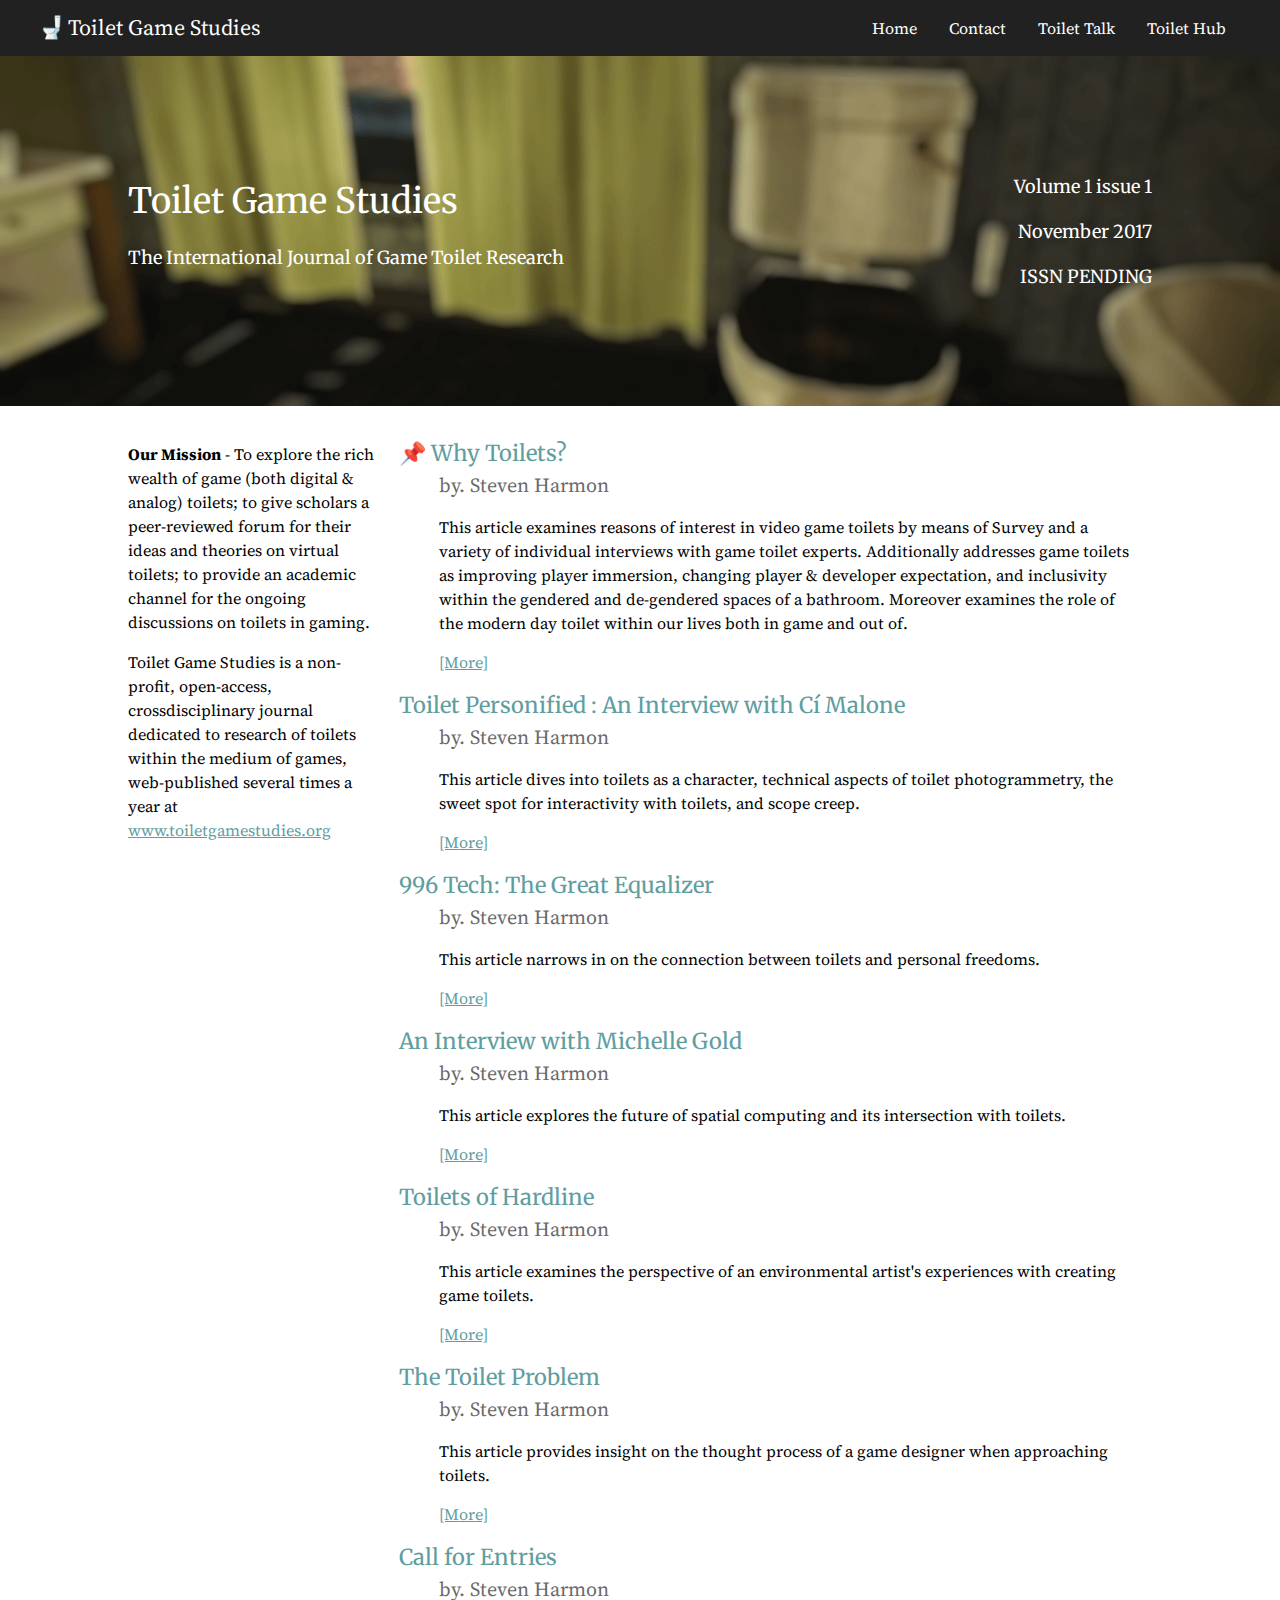
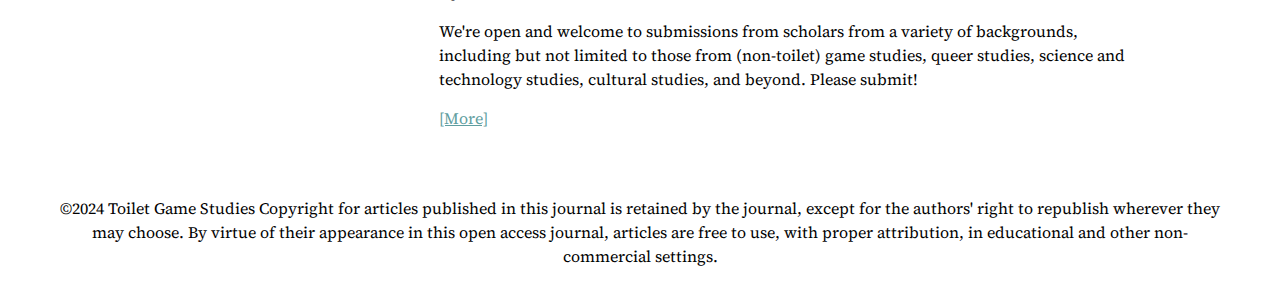
<file: index.html>
<!DOCTYPE html>
<html lang="en">
	<head>
		<title>Toilet Game Studies</title>
        <meta charset="utf-8">
        <meta name="author" content="Steven Harmon">
        <meta name="description" content="Toilet Game Studies">
        <meta name="keywords" content="Steven Harmon, toilets, academic journal, research, bathroom, inclusivity, expectation, design, environment art, representation">
        <meta name="viewport" content="width=device-width-,initial-scale=1">
        
        <link rel="stylesheet" type = "text/css" href="mainStyle.css">
        
		<style>
			h1{
				font-family: 'Merriweather', serif;
				font-size: 35px;
				font-weight: normal;
				color: white;
				margin: 0px;
			}
			h2{
				font-family: 'Source Serif Pro', serif;
				font-size: 22px;
				font-weight: normal;
				color: white;
				position: absolute;
				top: -7px;
				left: 3%;
			}
            .header3{
                font-family: 'Merriweather', serif;
				font-size: 22px;
				color:CadetBlue;
            }
			#head_banner{
				background-image: url("imgs/toiletbanner1.png");
				height: 350px;
				background-position: center;
				background-repeat: no-repeat;
				background-size: cover;
				position: relative;
				margin: 0px;
			}
			.head_text_left{
				float: left;
				text-align: left;
				position:relative; 
				left:10%; 
				top: 50%;
				transform: translateY(-50%);
				line-height: 1.5;			
				min-width: 441px;
			}
			.head_text_right{
				float: right;
				text-align: right;
				position:relative; 
				right:10%;
				top: 50%;
				transform: translateY(-50%);
				line-height: 2.5;
				min-width: 135px;
			}
			.head_subtext{
				font-family: 'Merriweather', serif;
				color: white;
				font-size: 18px;
				min-width: 135px;
			}
			#content_bdy{
				padding-top:15px;
				position:relative; 
				margin-left:10%;
                margin-right:10%;
				height: auto;
			}
			.bdytxt_left{
				float:left;
                width: 25%;
                padding-top: 5px;
                position: relative;
			}
			.bdytxt_right{
                margin-left: 15px;
                float: left;
                width: 72%;
                position: relative;
			}
			.bdysubtxt{
				color: DimGray;
				font-size: 20px;
			}
            .clearfloat{
                clear: both;
            }
			footer{
                position: relative;
                margin-left: 50px;
                margin-right: 50px;
                min-width: 350px;
                max-width: 1920px;
                text-align: center;
                margin-top: 50px;
            }
            @media(max-width:940px){
                .bdytxt_left{
                    float: none;
                    width: 100%;
                    padding-top: 5px;
                    position: relative;
                }
                .bdytxt_right{
                    margin-left: 15px;
                    float: none;
                    width: 100%;
                    position: relative;
                }
                .head_text_right{
                    visibility: hidden;
                }
                #header h2{
                    visibility: hidden;
                }
                .toiletemoji{
                    visibility: visible;
                }
            }
		</style>
	</head>
	<body>
		<div id="header">
            <div class="toiletemoji">🚽</div>
			<h2>&nbsp; &nbsp; &nbsp; Toilet Game Studies</h2>
			<ul>
				<li><a href="toilet_hub.html">Toilet Hub</a></li>
				<li><a href="toilet_talk.html">Toilet Talk</a></li>
				<li><a href="contact.html">Contact</a></li>
				<li><a href="index.html">Home</a></li>
			</ul>
		</div>
		<div id="head_banner">
			<div class="head_text_left">
				<h1>Toilet Game Studies</h1>
				<p><span class="head_subtext">The International Journal of Game Toilet Research</span></p>
			</div>
			<div class="head_text_right">
				<p><span class="head_subtext">Volume 1 issue 1<br>November 2017<br>ISSN PENDING</span></p>
			</div>
		</div>
		<div id="content_bdy">
			<div class="bdytxt_left">
				<p><strong>Our Mission</strong> - To explore the rich wealth of game (both digital &amp; analog) toilets; to give scholars a peer-reviewed forum for their ideas and theories on virtual toilets; to provide an academic channel for the ongoing discussions on toilets in gaming.</p>
				<p>Toilet Game Studies is a non-profit, open-access, crossdisciplinary journal dedicated to research of toilets within the medium of games, web-published several times a year at <span class="a_link"><a href="index.html">www.toiletgamestudies.org</a></span></p>
			</div>
			<div class="bdytxt_right">
				<dl>
                    <dt><span class="header3">📌 Why Toilets?</span></dt>
                        <dd><span class="bdysubtxt">by. Steven Harmon</span></dd>
                        <dd>This article examines reasons of interest in video game toilets by means of Survey and a variety of individual interviews with game toilet experts.  Additionally addresses game toilets as improving player immersion, changing player &amp; developer expectation, and inclusivity within the gendered and de-gendered spaces of a bathroom. Moreover examines the role of the modern day toilet within our lives both in game and out of.</dd>
                        <dd><span class="a_link"><a href="why_toilets.html">[More]</a></span></dd>
                    <dt><span class="header3">Toilet Personified : An Interview with Cí Malone</span></dt>
                        <dd><span class="bdysubtxt">by. Steven Harmon</span></dd>
                        <dd>This article dives into toilets as a character, technical aspects of toilet photogrammetry, the sweet spot for interactivity with toilets, and scope creep.</dd>
                        <dd><span class="a_link"><a href="interview_ci_malone.html">[More]</a></span></dd>
                    <dt><span class="header3">996 Tech: The Great Equalizer</span></dt>
                        <dd><span class="bdysubtxt">by. Steven Harmon</span></dd>
                        <dd>This article narrows in on the connection between toilets and personal freedoms.</dd>
                        <dd><span class="a_link"><a href="interview_996_Tech.html">[More]</a></span></dd>
                    <dt><span class="header3">An Interview with Michelle Gold</span></dt>
                        <dd><span class="bdysubtxt">by. Steven Harmon</span></dd>
                        <dd>This article explores the future of spatial computing and its intersection with toilets.</dd>
                        <dd><span class="a_link"><a href="interview_michelle_gold.html">[More]</a></span></dd>
                    <dt><span class="header3">Toilets of Hardline</span></dt>
                        <dd><span class="bdysubtxt">by. Steven Harmon</span></dd>
                        <dd>This article examines the perspective of an environmental artist's experiences with creating game toilets.</dd>
                        <dd><span class="a_link"><a href="toilets_of_hardline.html">[More]</a></span></dd>
                    <dt><span class="header3">The Toilet Problem</span></dt>
                        <dd><span class="bdysubtxt">by. Steven Harmon</span></dd>
                        <dd>This article provides insight on the thought process of a game designer when approaching toilets.</dd>
                        <dd><span class="a_link"><a href="toilet_problem.html">[More]</a></span></dd>
                    <dt><span class="header3">Call for Entries</span></dt>
                        <dd><span class="bdysubtxt">by. Steven Harmon</span></dd>
                        <dd>We're open and welcome to submissions from scholars from a variety of backgrounds, including but not limited to those from (non-toilet) game studies, queer studies, science and technology studies, cultural studies, and beyond. Please submit!</dd>
                        <dd><span class="a_link"><a href="call_for_entries.html">[More]</a></span></dd>
				</dl>
			</div>
		</div>
        <div class="clearfloat"></div>
        <footer>
             <p>©2024 Toilet Game Studies Copyright for articles published in this journal is retained by the journal, except for the authors' right to republish wherever they may choose. By virtue of their appearance in this open access journal, articles are free to use, with proper attribution, in educational and other non-commercial settings.</p>
        </footer>
    </body>
</html>
</file>
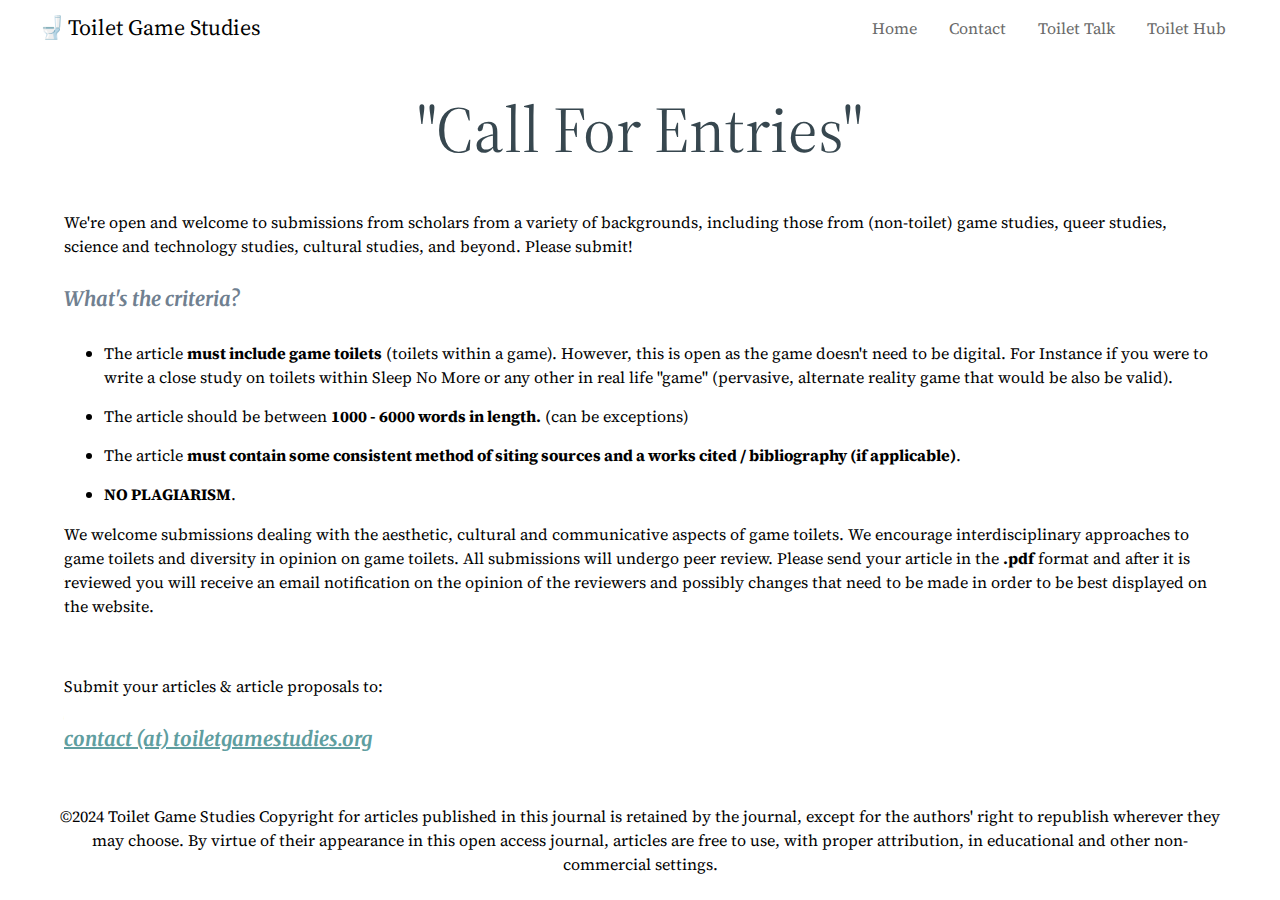
<file: call_for_entries.html>
<!DOCTYPE html>
<html lang="en">
	<head>
		<title>Call For Entries</title>
        <meta charset="utf-8">
        <meta name="author" content="Steven Harmon">
        <meta name="description" content="Call for Entries">
        <meta name="keywords" content="Steven Harmon, toilets, toilet, videogame toilets, call for entries, toilet articles">
        <meta name="viewport" content="width=device-width-,initial-scale=1">
        
		<link rel="stylesheet" type = "text/css" href="articleStyle.css">
	</head>
	<body>
		<div class="header">
			<div class="toiletemoji">🚽</div>
			<h2>&nbsp; &nbsp; &nbsp; Toilet Game Studies</h2>
			<dl>
				<dt><a href="toilet_hub.html">Toilet Hub</a></dt>
                <dd></dd>
				<dt><a href="toilet_talk.html">Toilet Talk</a></dt>
                <dd></dd>
				<dt><a href="contact.html">Contact</a></dt>
                <dd></dd>
				<dt><a href="index.html">Home</a></dt>
                <dd></dd>
			</dl>
		</div>
		<div class="sub_header">
			<h1>"Call For Entries"</h1>
		</div>
		<div class="content_bdy">
			<p>We're open and welcome to submissions from scholars from a variety of backgrounds, including those from (non-toilet) game studies, queer studies, science and technology studies, cultural studies, and beyond. Please submit!</p>
            <h4>What's the criteria?</h4>
            <ul>
            <li>The article <strong>must include game toilets</strong> (toilets within a game). However, this is open as the game doesn't need to be digital. For Instance if you were to write a close study on toilets within Sleep No More or any other in real life "game" (pervasive, alternate reality game that would be also be valid).</li>
            <li>The article should be between <strong>1000 - 6000 words in length.</strong> (can be exceptions)</li>
            <li>The article <strong>must contain some consistent method of  siting sources and a works cited / bibliography (if applicable)</strong>.</li>
            <li><strong>NO PLAGIARISM</strong>.</li>
            </ul>
            <p>We welcome submissions dealing with the aesthetic, cultural and communicative aspects of game toilets. We encourage interdisciplinary approaches to game toilets and diversity in opinion on game toilets. All submissions will undergo peer review. Please send your article in the <strong>.pdf</strong> format and after it is reviewed you will receive an email notification on the opinion of the reviewers and possibly changes that need to be made in order to be best displayed on the website.</p>
            <br>
            <p>Submit your articles &amp; article proposals to:</p>
            <h4><span class="a_link"><a href="contact.html">contact (at) toiletgamestudies.org
</a></span></h4>
		</div>
        <div class="clearfloat"></div>
		<footer>
			<p>©2024 Toilet Game Studies Copyright for articles published in this journal is retained by the journal, except for the authors' right to republish wherever they may choose. By virtue of their appearance in this open access journal, articles are free to use, with proper attribution, in educational and other non-commercial settings.</p>
		</footer>
	</body>
</html>
</file>
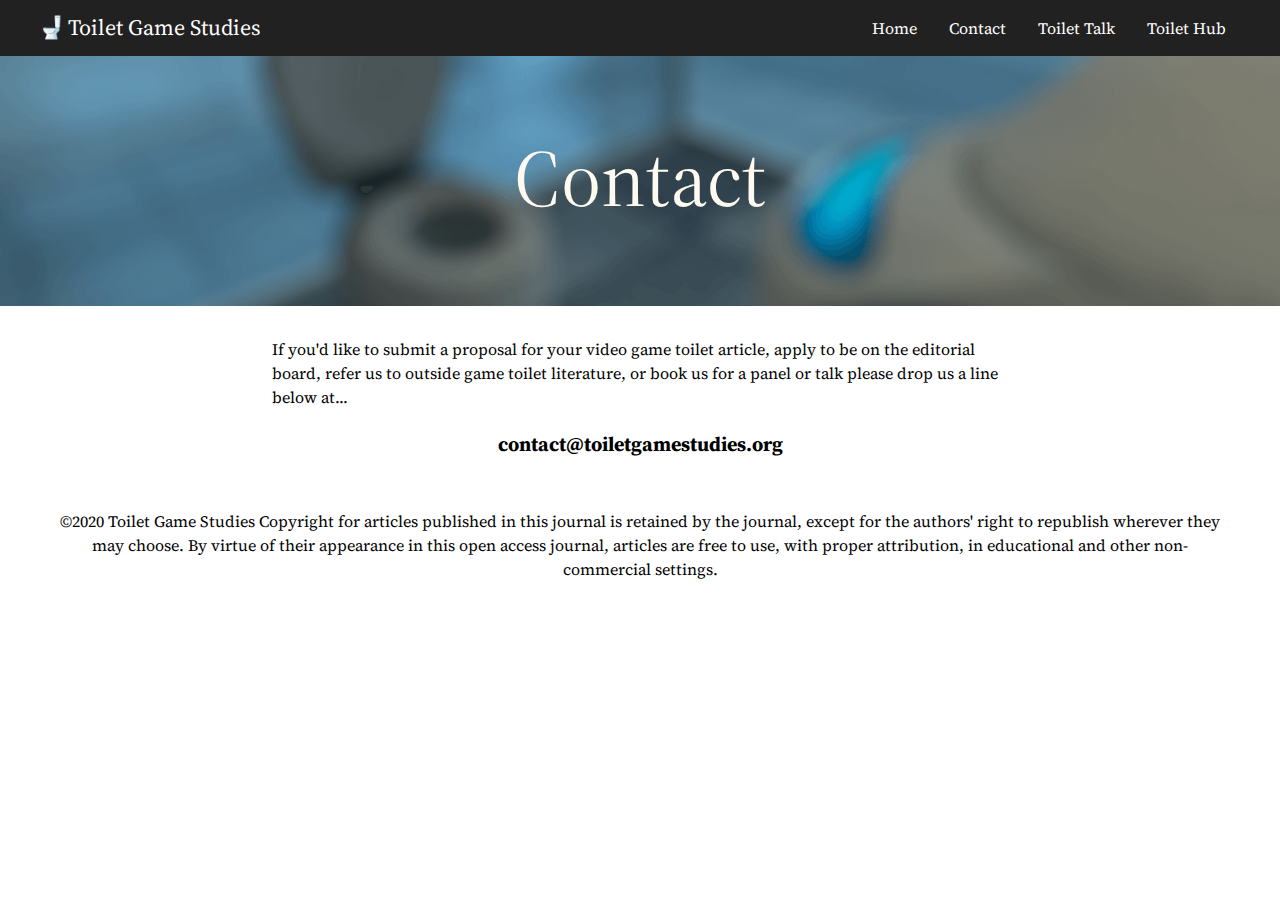
<file: contact.html>
<!DOCTYPE html>
<html lang="en">
      <head>
            <title>Contact</title>
            <meta charset="utf-8">
            <meta name="author" content="Steven Harmon">
            <meta name="description" content="Toilet Game Studies Contact Form">
            <meta name="keywords" content="toilet game studies contact, contact, form, email, donate">
            <meta name="viewport" content="width=device-width-,initial-scale=1">
            
            <link rel="stylesheet" type = "text/css" href="mainStyle.css">
        
            <style>
                h1{
                    font-family: 'Source Serif Pro', serif;
                    font-size: 80px;
                    font-weight: normal;
                    color: floralwhite;
                    min-width: 165px;
                    margin-top: 0px;
                    padding-top: 82px;
                    margin-bottom:0px;
                    text-align: center;
                    line-height: 1;
                }
                h2{
                    font-family: 'Source Serif Pro', serif;
                    font-size: 22px;
                    font-weight: normal;
                    color: white;
                    position: absolute;
                    top: -7px;
                    left: 3%;
                }
                #head_banner{
                    background-image: url("imgs/toiletbanner3.png");
                    height: 250px;
                    background-position: center;
                    background-repeat: no-repeat;
                    background-size: cover;
                    position: relative;
                    margin: 0px;
                }
                #head_banner p{
                    color: floralwhite;
                    text-align: center;
                    margin: 0px;
                }
                #content_bdy{
                    padding-top:15px;
                    position: relative; 
                    width: 786px;
                    margin: auto;
                }
                .centertxt{
                    text-align: center;
                    font-size: 20px;
                }
                .bdysubtxt{
                    color: DimGray;
                    font-size: 20px;
                }
                .column{
                    float: left;
                }
                .contact-form{
                    width:80%;
                    margin-left: auto;
                    margin-right: auto;
                }
                form{
                    margin-top: 25px;
                }
                .form-nom{
                    width: 380px;
                    outline-color: darkcyan;
                    font-size: 20px;
                    margin-bottom: 16px;
                }
                .form-subj{
                    width: 99.5%;
                    outline-color: darkcyan;
                    font-size: 20px;
                    margin-bottom: 16px;
                }
                .form-msg{
                    width: 100%;
                    outline-color: darkcyan;
                    font-size: 20px;
                    margin-bottom: 12px;
                    min-height: 175px
                }
                .form-sub{
                    float:right;
                    width: 125px;
                    height: 35px;
                    color: white;
                    font-weight: bold;
                    background-color: dimgrey;
                    border-radius: 2px;
                }
                .form-sub:hover{
                    color: white;
                    font-weight: bold;
                    background-color: slategrey;
                    border-radius: 2px;
                    cursor: pointer;
                }
                #content_bdy p{
                    margin-right: 25px;
                    margin-left: 25px;
                }
                @media(max-width:800px){
                    #header h2{
                        visibility: hidden;
                    }
                    .toiletemoji{
                        visibility: visible;
                    }
                    #content_bdy{
                        margin-left: 5%;
                        float: none;
                        width: 100%;
                    }
                    #content_bdy p{
                        margin-left: 1%;
                        margin-right: 45px;
                    }
                    .contact-form{
                        width:87%;
                        margin-left: 1%;
                        margin-right: 1%;
                    }
                }
            </style>
      </head>
      <body>
      <div id="header">
			<div class="toiletemoji">🚽</div>
			<h2>&nbsp; &nbsp; &nbsp; Toilet Game Studies</h2>
			<ul>
				<li><a href="toilet_hub.html">Toilet Hub</a></li>
				<li><a href="toilet_talk.html">Toilet Talk</a></li>
				<li><a href="contact.html">Contact</a></li>
				<li><a href="index.html">Home</a></li>
			</ul>
		</div>
		<div id="head_banner">
			<h1>Contact</h1>
		</div>
		<div id="content_bdy">
            <p>If you'd like to submit a proposal for your video game toilet article, apply to be on the editorial board, refer us to outside game toilet literature, or book us for a panel or talk please drop us a line below at...</p>
            <div class="clearfloat"></div>

            <h3 span class="centertxt">contact@toiletgamestudies.org</h3>
            <!--
            <div class="contact-form">
                <form id="contact-form" method="POST" action="contact_handler.php">
                    <input name="name" type="text" class="form-nom" placeholder="Your Name" required>
                    <div class="clearfloat"></div> 
                    <input name="email" type="email" class="form-nom" placeholder="Your Email" required>
                    <div class="clearfloat"></div>
                    <input name="subject" type="text" class="form-subj" placeholder="Subject" required>
                    <div class="clearfloat"></div>
                    <textarea name="message" class="form-msg" placeholder="Message" required></textarea>
                    <div class="clearfloat"></div>
                    <input type="submit" class="form-sub" value="submit">
                </form>
            </div>
            -->
        </div>
        <div class="clearfloat"></div>
        <footer>
            <p>©2020 Toilet Game Studies Copyright for articles published in this journal is retained by the journal, except for the authors' right to republish wherever they may choose. By virtue of their appearance in this open access journal, articles are free to use, with proper attribution, in educational and other non-commercial settings.</p>
        </footer>
     </body>
</html>
</file>
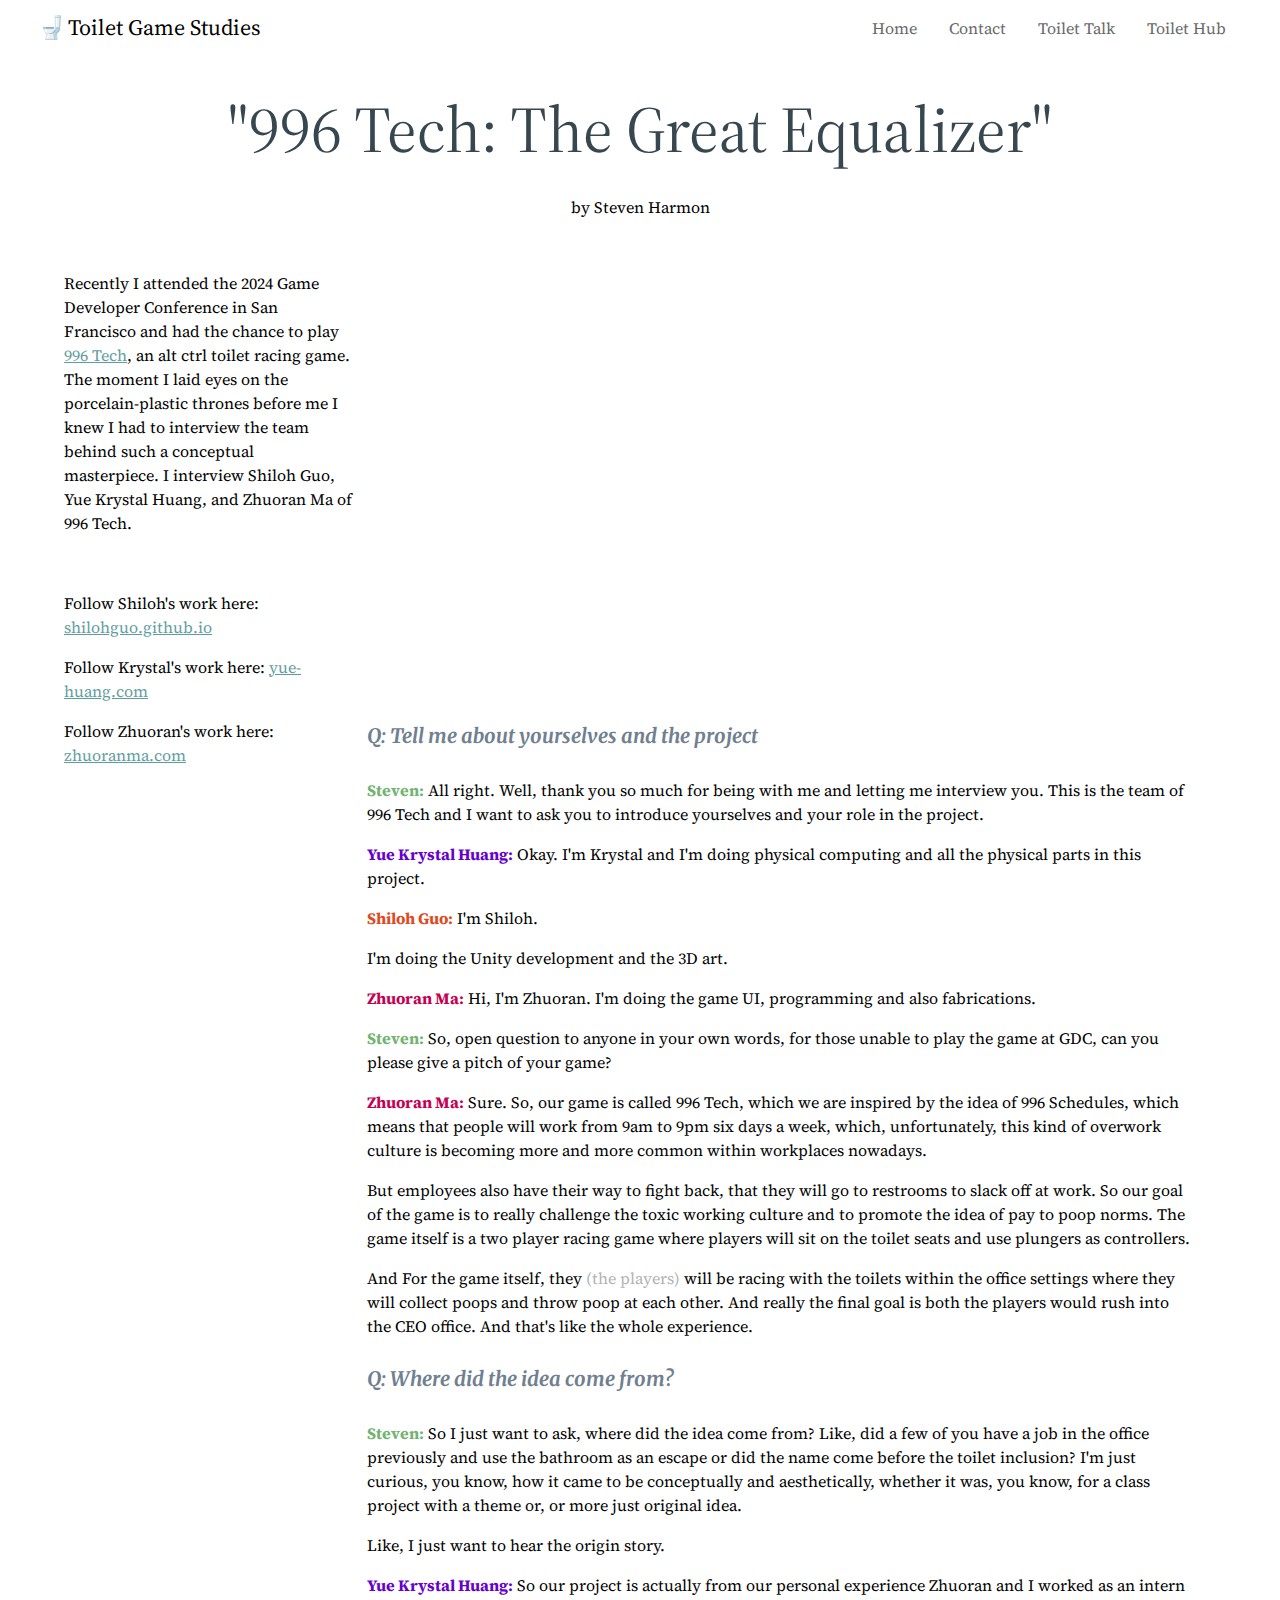
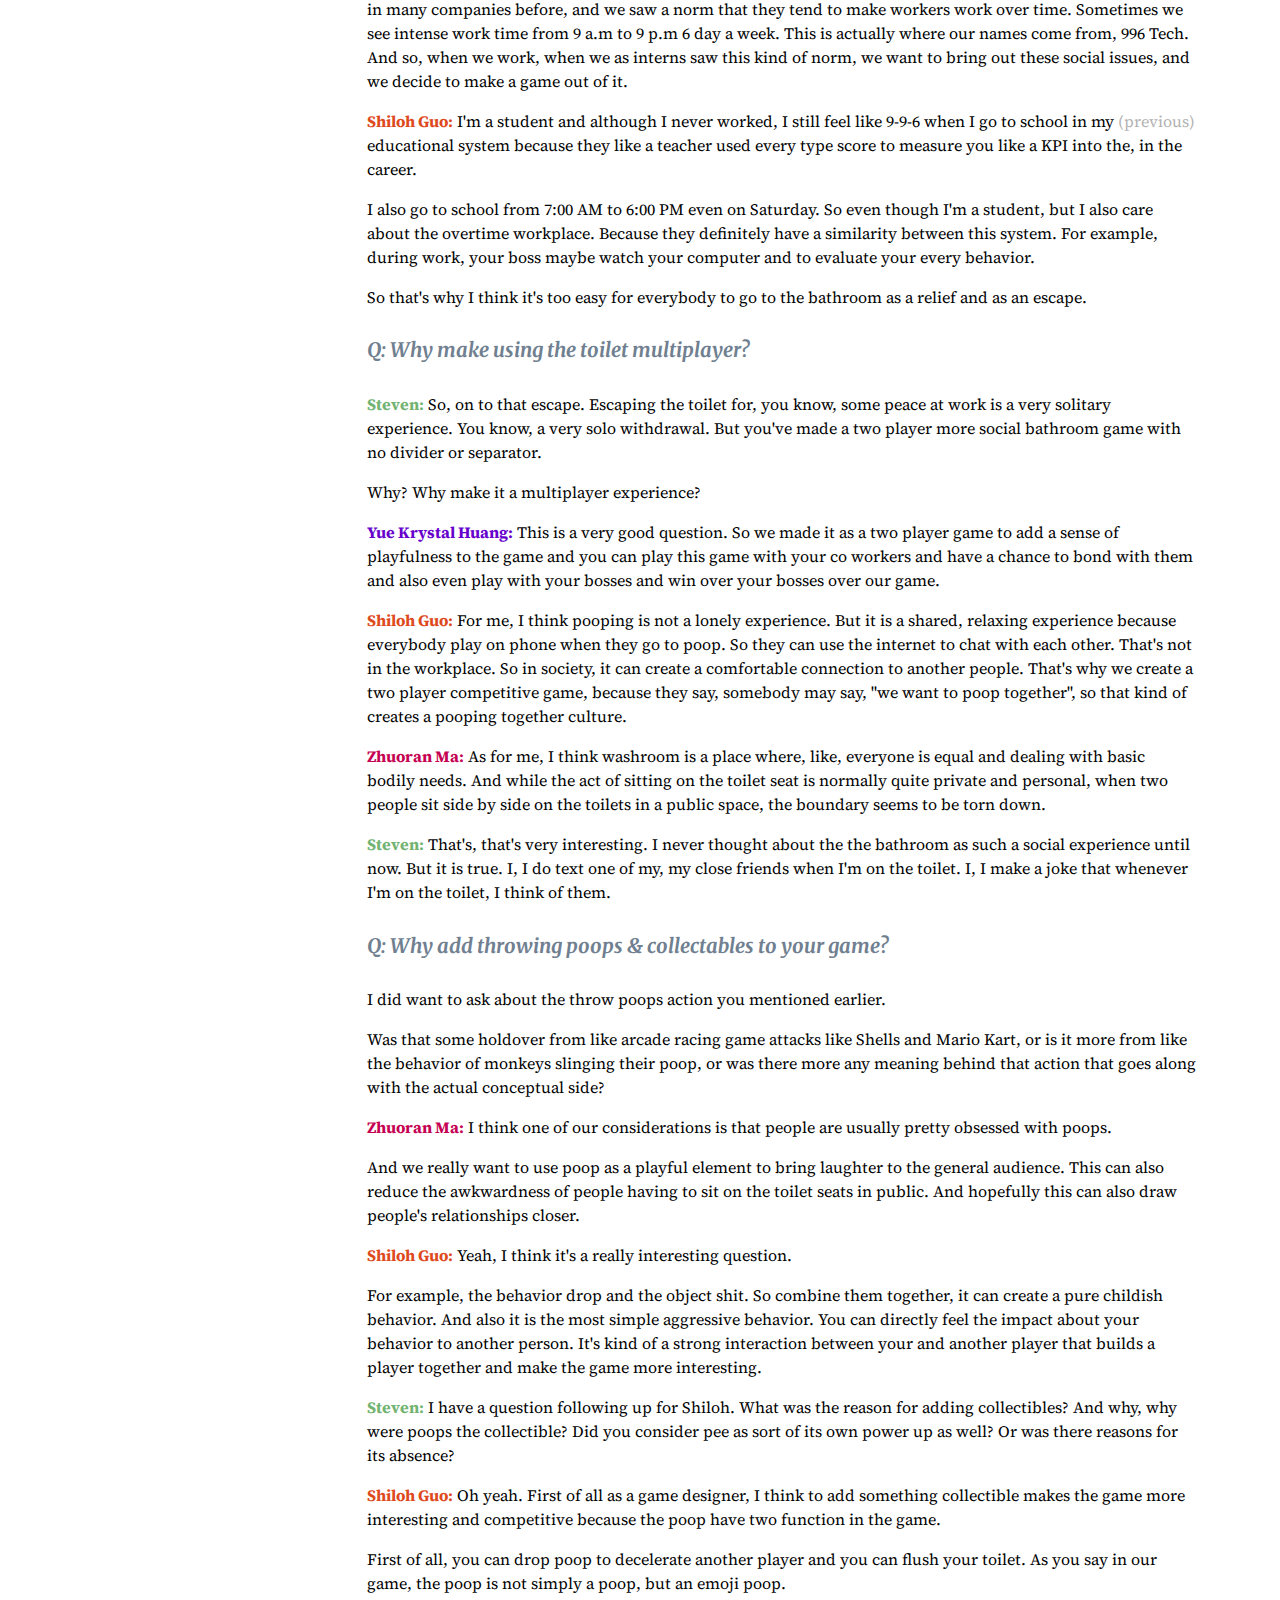
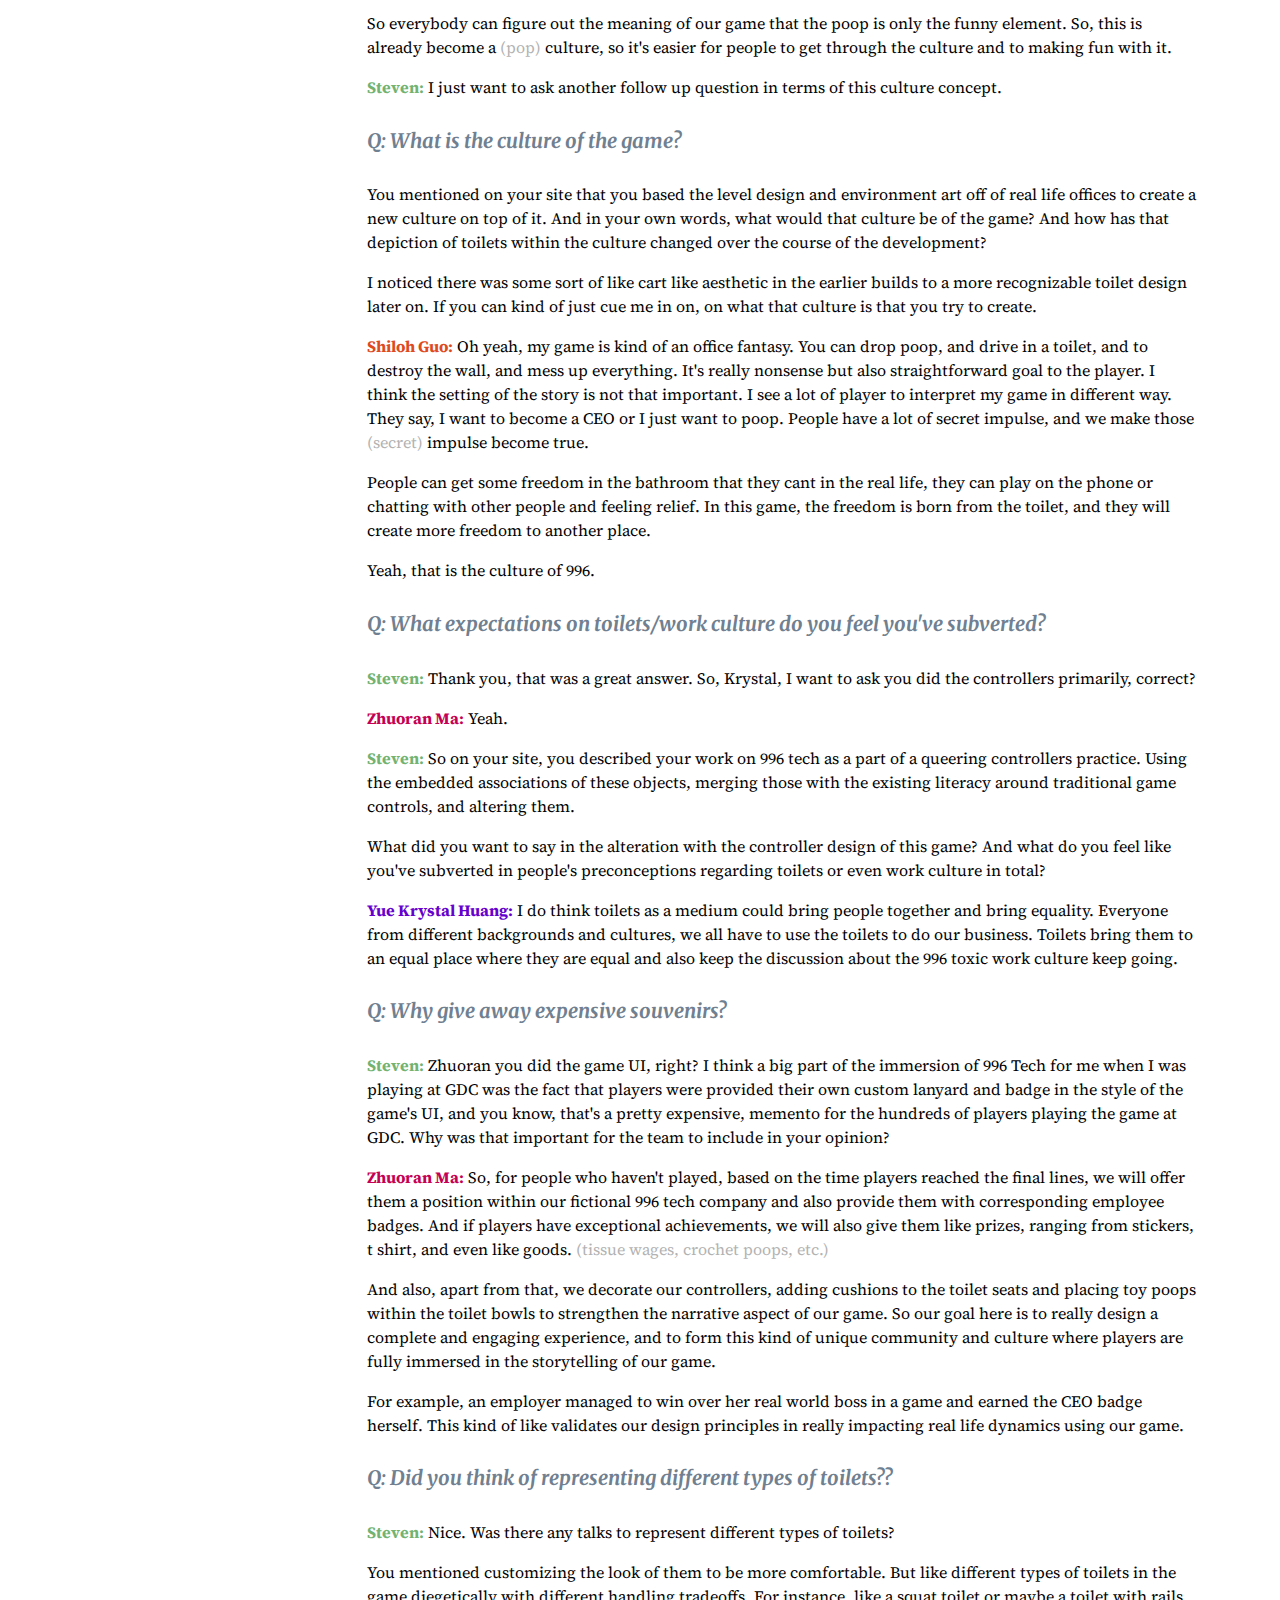
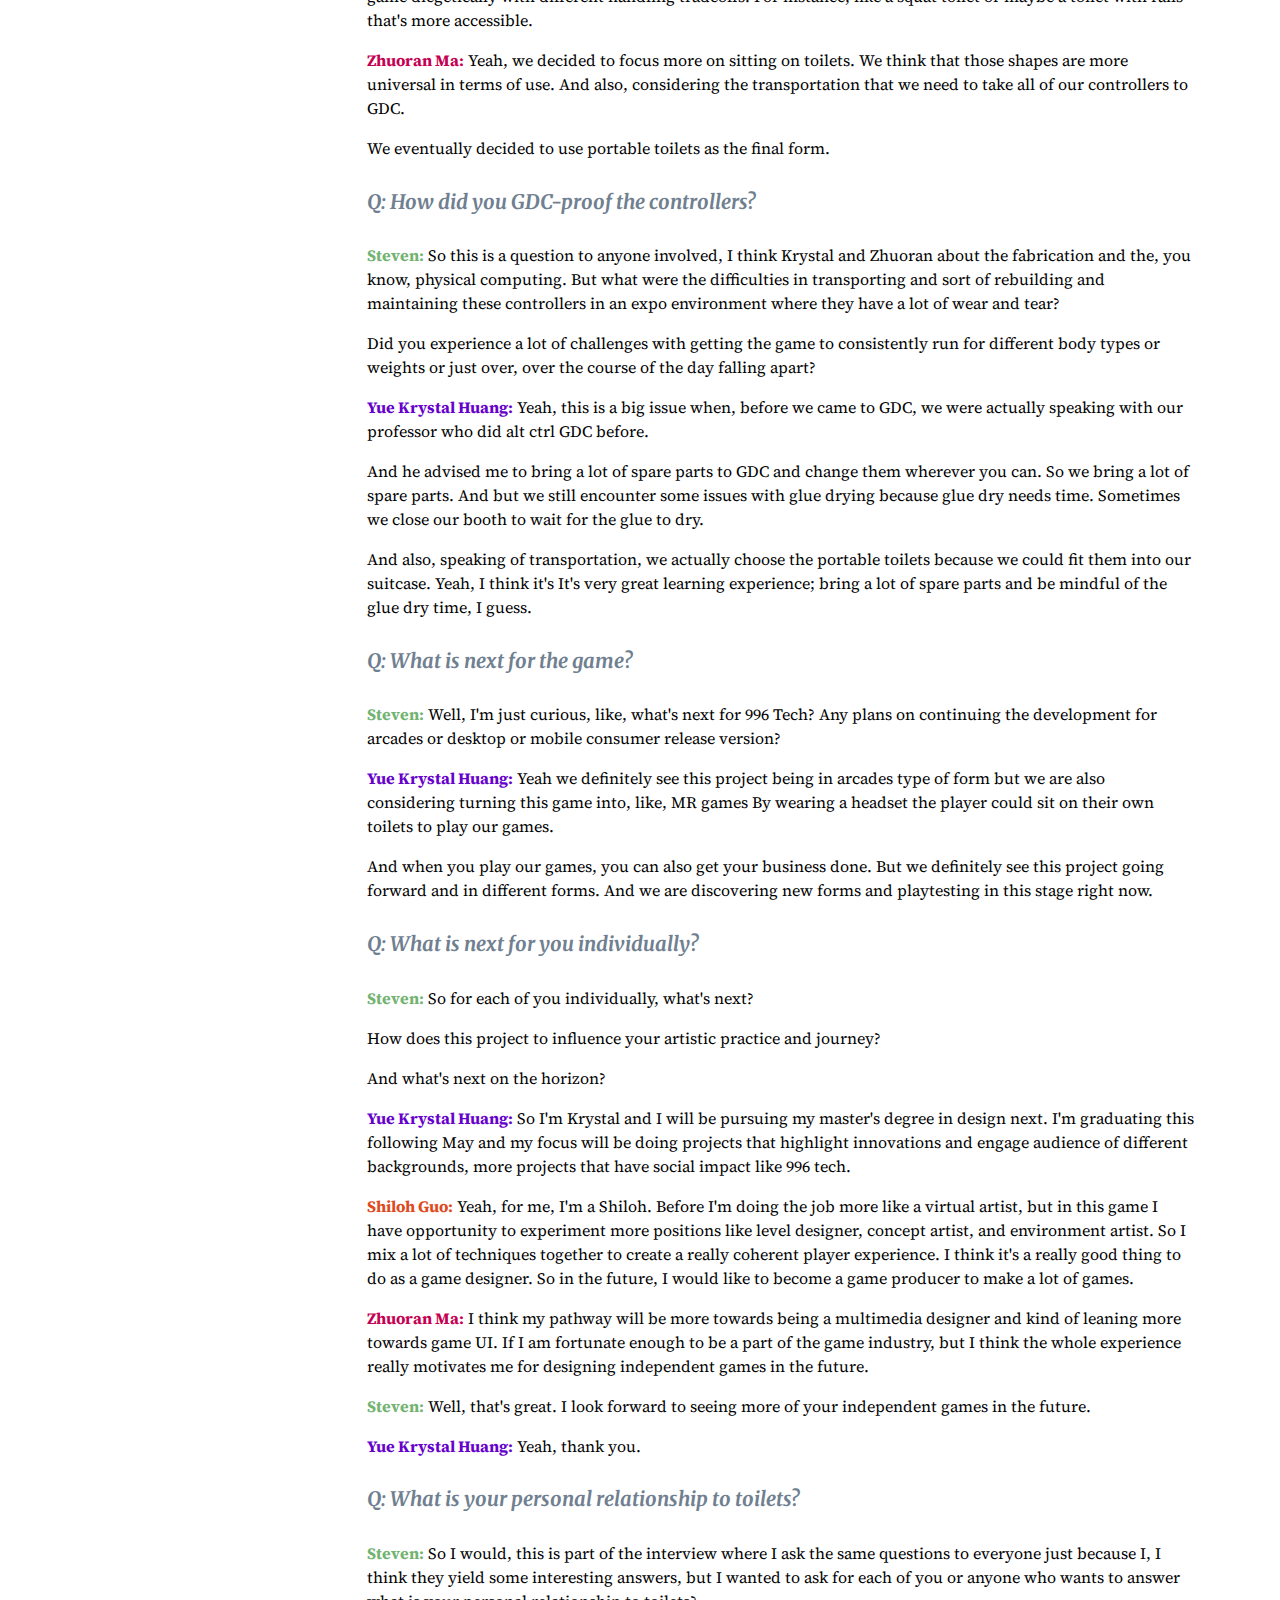
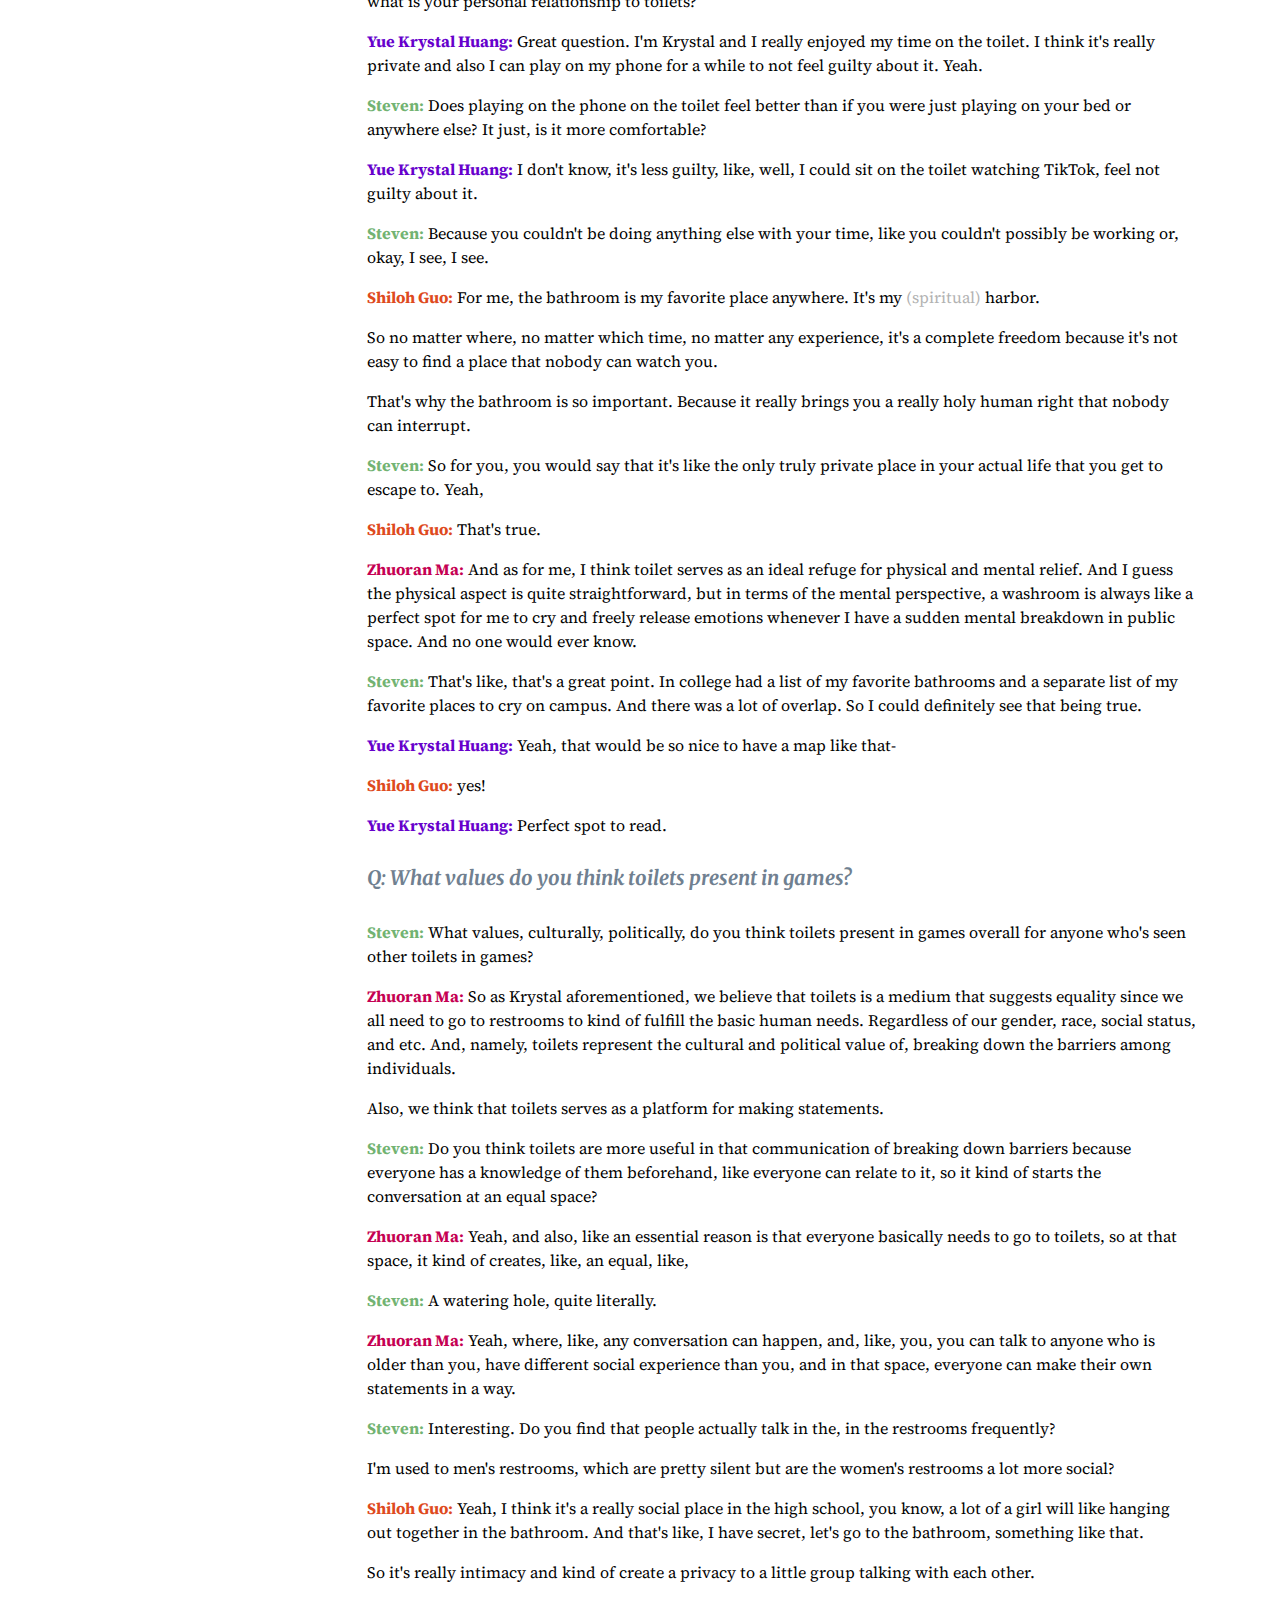
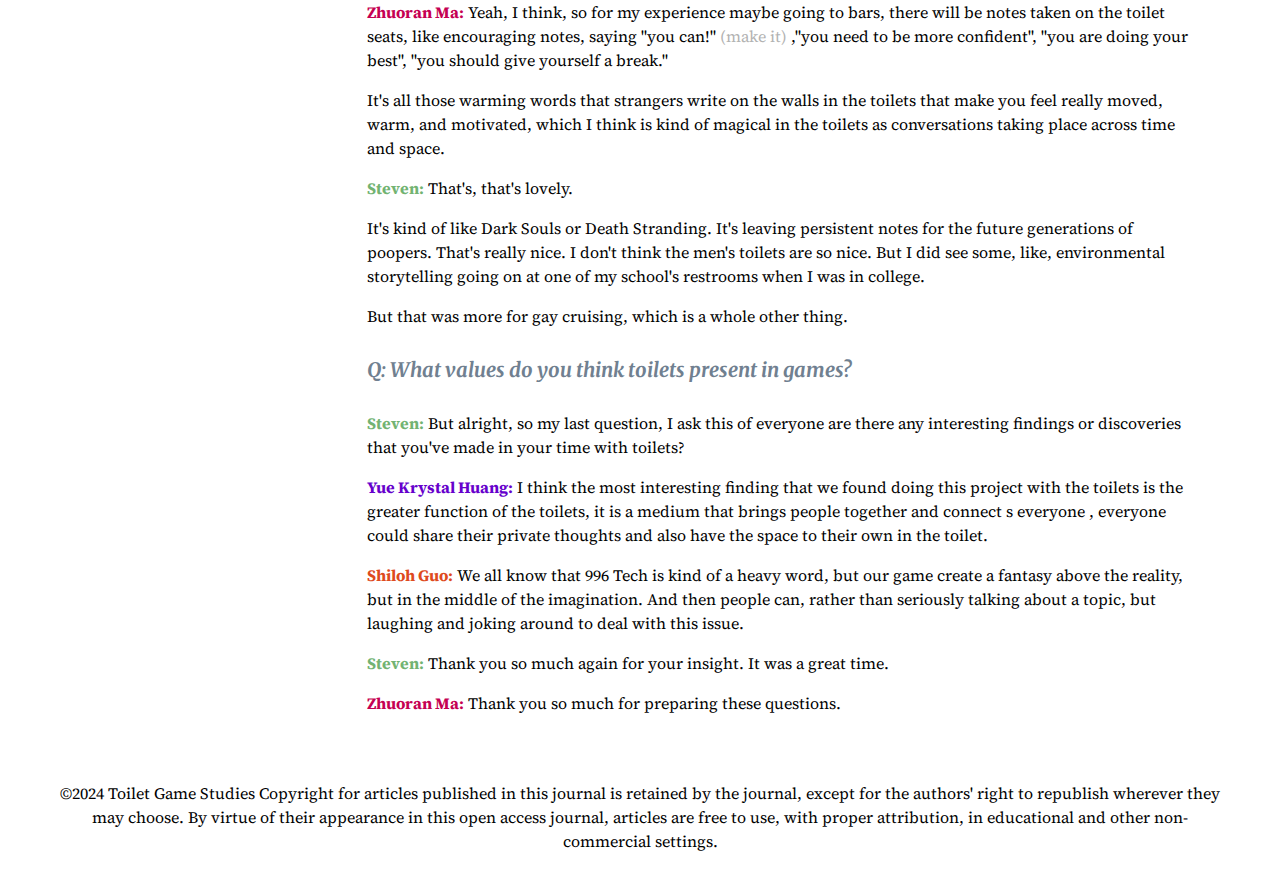
<file: interview_996_Tech.html>
<!DOCTYPE html>
<html lang="en">
	<head>
		<title>996 Tech Interview : The Great Equalizer</title>
        <meta charset="utf-8">
        <meta name="author" content="Steven Harmon">
        <meta name="description" content="An Interview with Shiloh Guo, Yue Krystal Huang, and Zhuoran Ma of 996 Tech">
        <meta name="keywords" content="Steven Harmon, toilets, toilet, videogame toilets, interview, 996, 996 Tech, altctrl GDC, GDC, Shiloh Guo, Yue Krystal Huang, Zhuoran Ma, queering controllers, freedom, privacy, community, culture, poop emoji, pop culture, escapism, boss, ceo, worker, employee">
        <meta name="viewport" content="width=device-width-,initial-scale=1">
        
		<link rel="stylesheet" type = "text/css" href="articleStyle.css">
	</head>
	<body>
		<div class="header">
			<div class="toiletemoji">🚽</div>
			<h2>&nbsp; &nbsp; &nbsp; Toilet Game Studies</h2>
			<dl>
				<dt><a href="toilet_hub.html">Toilet Hub</a></dt>
                <dd></dd>
				<dt><a href="toilet_talk.html">Toilet Talk</a></dt>
                <dd></dd>
				<dt><a href="contact.html">Contact</a></dt>
                <dd></dd>
				<dt><a href="index.html">Home</a></dt>
                <dd></dd>
			</dl>
		</div>
		<div class="sub_header">
			<h1>"996 Tech: The Great Equalizer"</h1>
			<div id="sub_heading">
			<p>by Steven Harmon</p>
			</div>
		</div>
		<div class="content_bdy">
			<div class="bdytxt_left">
                <p>Recently I attended the 2024 Game Developer Conference in San Francisco and had the chance to play <span class="a_link"><a href="https://gdconf.com/news/check-out-amazing-games-coming-altctrlgdc-gdc-2024%3F_mc%3Dedit_gdcsf_gdcsf_le_x_19_x_2024" target="_blank">996 Tech</a></span>, an alt ctrl toilet racing game. The moment I laid eyes on the porcelain-plastic thrones before me I knew I had to interview the team behind such a conceptual masterpiece. I interview Shiloh Guo, Yue Krystal Huang, and Zhuoran Ma of 996 Tech.</p>
                <br>
                <p>Follow Shiloh's work here: <span class="a_link"><a href="https://shilohguo.github.io/" target="_blank">shilohguo.github.io</a></span></p>
                <p>Follow Krystal's work here: <span class="a_link"><a href="https://yue-huang.com/" target="_blank">yue-huang.com</a></span></p>
                <p>Follow Zhuoran's work here: <span class="a_link"><a href="https://zhuoranma.com/" target="_blank">zhuoranma.com</a></span></p>
			</div>
			<div class="bdytxt_right">
                <div class= "cont_fullvid">
                    <iframe height="415" src="https://www.youtube.com/embed/pO_ttdHEQ5g?si=kc2HUWVAm22Clvp0" allow="accelerometer; autoplay; clipboard-write; encrypted-media; gyroscope; picture-in-picture" allowfullscreen></iframe>
                </div>
                <br>
                
                <h4>Q: Tell me about yourselves and the project</h4>   
                <p><strong style="color:#72B372">Steven:</strong> All right. Well, thank you so much for being with me and letting me interview you. This is the team of 996 Tech and I want to ask you to introduce yourselves and your role in the project. </p>
                <p><strong style="color:#6600CC">Yue Krystal Huang:</strong> Okay. I'm Krystal and I'm doing physical computing and all the physical parts in this project. </p>
                <p><strong style="color:#DE4A1D">Shiloh Guo:</strong> I'm Shiloh.</p>
                <p>I'm doing the Unity development and the 3D art. </p>
                <p><strong style="color:#C50052">Zhuoran Ma:</strong> Hi, I'm Zhuoran. I'm doing the game UI, programming and also fabrications. </p>
                <p><strong style="color:#72B372">Steven:</strong> So, open question to anyone in your own words, for those unable to play the game at GDC, can you please give a pitch of your game? </p>
                <p><strong style="color:#C50052">Zhuoran Ma:</strong> Sure. So, our game is called 996 Tech, which we are inspired by the idea of 996 Schedules, which means that people will work from 9am to 9pm six days a week, which, unfortunately, this kind of overwork culture is becoming more and more common within workplaces nowadays.</p>
                <p>But employees also have their way to fight back, that they will go to restrooms to slack off at work. So our goal of the game is to really challenge the toxic working culture and to promote the idea of pay to poop norms. The game itself is a two player racing game where players will sit on the toilet seats and use plungers as controllers.</p>
                <p>And For the game itself, they <span style="color:#B2B2B2">(the players)</span> will be racing with the toilets within the office settings where they will collect poops and throw poop at each other. And really the final goal is both the players would rush into the CEO office. And that's like the whole experience.</p>
                
                <h4>Q: Where did the idea come from?</h4>
                <p><strong style="color:#72B372">Steven:</strong> So I just want to ask, where did the idea come from? Like, did a few of you have a job in the office previously and use the bathroom as an escape or did the name come before the toilet inclusion? I'm just curious, you know, how it came to be conceptually and aesthetically, whether it was, you know, for a class project with a theme or, or more just original idea.</p>
                <p>Like, I just want to hear the origin story. </p>
                <p><strong style="color:#6600CC">Yue Krystal Huang:</strong> So our project is actually from our personal experience Zhuoran and I worked as an intern in many companies before, and we saw a norm that they tend to make workers work over time. Sometimes we see intense work time from 9 a.m to 9 p.m 6 day a week. This is actually where our names come from, 996 Tech. And so, when we work, when we as interns saw this kind of norm, we want to bring out these social issues, and we decide to make a game out of it. </p>
                <p><strong style="color:#DE4A1D">Shiloh Guo:</strong> I'm a student and although I never worked, I still feel like 9-9-6 when I go to school in my <span style="color:#B2B2B2">(previous)</span> educational system because they like a teacher used every type score to measure you like a KPI into the, in the career.</p>
                <p>I also go to school from 7:00 AM to 6:00 PM even on Saturday. So even though I'm a student, but I also care about the overtime workplace. Because they definitely have a similarity between this system. For example, during work, your boss maybe watch your computer and to evaluate your every behavior.</p>
                <p>So that's why I think it's too easy for everybody to go to the bathroom as a relief and as an escape. </p>
                
                <h4>Q: Why make using the toilet multiplayer?</h4>
                <p><strong style="color:#72B372">Steven:</strong> So, on to that escape. Escaping the toilet for, you know, some peace at work is a very solitary experience. You know, a very solo withdrawal. But you've made a two player more social bathroom game with no divider or separator.</p>
                <p>Why? Why make it a multiplayer experience? </p>
                <p><strong style="color:#6600CC">Yue Krystal Huang:</strong> This is a very good question. So we made it as a two player game to add a sense of playfulness to the game and you can play this game with your co workers and have a chance to bond with them and also even play with your bosses and win over your bosses over our game.</p>
                <p><strong style="color:#DE4A1D">Shiloh Guo:</strong> For me, I think pooping is not a lonely experience. But it is a shared, relaxing experience because everybody play on phone when they go to poop. So they can use the internet to chat with each other. That's not in the workplace. So in society, it can create a comfortable connection to another people. That's why we create a two player competitive game, because they say, somebody may say, &quot;we want to poop together&quot;, so that kind of creates a pooping together culture. </p>
                <p><strong style="color:#C50052">Zhuoran Ma:</strong> As for me, I think washroom is a place where, like, everyone is equal and dealing with basic bodily needs. And while the act of sitting on the toilet seat is normally quite private and personal, when two people sit side by side on the toilets in a public space, the boundary seems to be torn down.</p>
                <p><strong style="color:#72B372">Steven:</strong> That's, that's very interesting. I never thought about the the bathroom as such a social experience until now. But it is true. I, I do text one of my, my close friends when I'm on the toilet. I, I make a joke that whenever I'm on the toilet, I think of them.</p>
                
                <h4>Q: Why add throwing poops &amp; collectables to your game?</h4>
                <p>I did want to ask about the throw poops action you mentioned earlier.</p>
                <p>Was that some holdover from like arcade racing game attacks like Shells and Mario Kart, or is it more from like the behavior of monkeys slinging their poop, or was there more any meaning behind that action that goes along with the actual conceptual side? </p>
                <p><strong style="color:#C50052">Zhuoran Ma:</strong> I think one of our considerations is that people are usually pretty obsessed with poops.</p>
                <p>And we really want to use poop as a playful element to bring laughter to the general audience. This can also reduce the awkwardness of people having to sit on the toilet seats in public. And hopefully this can also draw people's relationships closer. </p>
                <p><strong style="color:#DE4A1D">Shiloh Guo:</strong> Yeah, I think it's a really interesting question.</p>
                <p>For example, the behavior drop and the object shit. So combine them together, it can create a pure childish behavior. And also it is the most simple aggressive behavior. You can directly feel the impact about your behavior to another person. It's kind of a strong interaction between your and another player that builds a player together and make the game more interesting.</p>
                <p><strong style="color:#72B372">Steven:</strong> I have a question following up for Shiloh. What was the reason for adding collectibles? And why, why were poops the collectible? Did you consider pee as sort of its own power up as well? Or was there reasons for its absence? </p>
                <p><strong style="color:#DE4A1D">Shiloh Guo:</strong> Oh yeah. First of all as a game designer, I think to add something collectible makes the game more interesting and competitive because the poop have two function in the game.</p>
                <p>First of all, you can drop poop to decelerate another player and you can flush your toilet. As you say in our game, the poop is not simply a poop, but an emoji poop.</p>
                <p>So everybody can figure out the meaning of our game that the poop is only the funny element. So, this is already become a <span style="color:#B2B2B2">(pop)</span> culture, so it's easier for people to get through the culture and to making fun with it. </p>
                <p><strong style="color:#72B372">Steven:</strong> I just want to ask another follow up question in terms of this culture concept.</p>
                
                <h4>Q: What is the culture of the game?</h4>
                <p>You mentioned on your site that you based the level design and environment art off of real life offices to create a new culture on top of it. And in your own words, what would that culture be of the game? And how has that depiction of toilets within the culture changed over the course of the development?</p>
                <p>I noticed there was some sort of like cart like aesthetic in the earlier builds to a more recognizable toilet design later on. If you can kind of just cue me in on, on what that culture is that you try to create. </p>
                <p><strong style="color:#DE4A1D">Shiloh Guo:</strong> Oh yeah, my game is kind of an office fantasy. You can drop poop, and drive in a toilet, and to destroy the wall, and mess up everything. It's really nonsense but also straightforward goal to the player. I think the setting of the story is not that important. I see a lot of player to interpret my game in different way. They say, I want to become a CEO or I just want to poop. People have a lot of secret impulse, and we make those <span style="color:#B2B2B2">(secret)</span> impulse become true.</p>
                <p>People can get some freedom in the bathroom that they cant in the real life, they can play on the phone or chatting with other people and feeling relief. In this game, the freedom is born from the toilet, and they will create more freedom to another place.</p>
                <p>Yeah, that is the culture of 996. </p>
                
                <h4>Q: What expectations on toilets/work culture do you feel you've subverted?</h4>
                <p><strong style="color:#72B372">Steven:</strong> Thank you, that was a great answer. So, Krystal, I want to ask you did the controllers primarily, correct? </p>
                <p><strong style="color:#C50052">Zhuoran Ma:</strong> Yeah. </p>
                <p><strong style="color:#72B372">Steven:</strong> So on your site, you described your work on 996 tech as a part of a queering controllers practice. Using the embedded associations of these objects, merging those with the existing literacy around traditional game controls, and altering them.</p>
                <p>What did you want to say in the alteration with the controller design of this game? And what do you feel like you've subverted in people's preconceptions regarding toilets or even work culture in total? </p>
                <p><strong style="color:#6600CC">Yue Krystal Huang:</strong> I do think toilets as a medium could bring people together and bring equality. Everyone from different backgrounds and cultures, we all have to use the toilets to do our business. Toilets bring them to an equal place where they are equal and also keep the discussion about the 996 toxic work culture keep going.</p>
                
                <h4>Q: Why give away expensive souvenirs?</h4>
                <p><strong style="color:#72B372">Steven:</strong> Zhuoran you did the game UI, right? I think a big part of the immersion of 996 Tech for me when I was playing at GDC was the fact that players were provided their own custom lanyard and badge in the style of the game's UI, and you know, that's a pretty expensive, memento for the hundreds of players playing the game at GDC. Why was that important for the team to include in your opinion? </p>
                <p><strong style="color:#C50052">Zhuoran Ma:</strong> So, for people who haven't played, based on the time players reached the final lines, we will offer them a position within our fictional 996 tech company and also provide them with corresponding employee badges. And if players have exceptional achievements, we will also give them like prizes, ranging from stickers, t shirt, and even like goods. <span style="color:#B2B2B2">(tissue wages, crochet poops, etc.)</span> </p>
                <p>And also, apart from that, we decorate our controllers, adding cushions to the toilet seats and placing toy poops within the toilet bowls to strengthen the narrative aspect of our game. So our goal here is to really design a complete and engaging experience, and to form this kind of unique community and culture where players are fully immersed in the storytelling of our game.</p>
                <p>For example, an employer managed to win over her real world boss in a game and earned the CEO badge herself. This kind of like validates our design principles in really impacting real life dynamics using our game.</p>
                
                <h4>Q: Did you think of representing different types of toilets??</h4>
                <p><strong style="color:#72B372">Steven:</strong> Nice. Was there any talks to represent different types of toilets?</p>
                <p>You mentioned customizing the look of them to be more comfortable. But like different types of toilets in the game diegetically with different handling tradeoffs. For instance, like a squat toilet or maybe a toilet with rails that's more accessible. </p>
                <p><strong style="color:#C50052">Zhuoran Ma:</strong> Yeah, we decided to focus more on sitting on toilets. We think that those shapes are more universal in terms of use. And also, considering the transportation that we need to take all of our controllers to GDC.</p>
                <p>We eventually decided to use portable toilets as the final form. </p>
                
                <h4>Q: How did you GDC-proof the controllers?</h4>
                <p><strong style="color:#72B372">Steven:</strong> So this is a question to anyone involved, I think Krystal and Zhuoran about the fabrication and the, you know, physical computing. But what were the difficulties in transporting and sort of rebuilding and maintaining these controllers in an expo environment where they have a lot of wear and tear?</p>
                <p>Did you experience a lot of challenges with getting the game to consistently run for different body types or weights or just over, over the course of the day falling apart? </p>
                <p><strong style="color:#6600CC">Yue Krystal Huang:</strong> Yeah, this is a big issue when, before we came to GDC, we were actually speaking with our professor who did alt ctrl GDC before.</p>
                <p>And he advised me to bring a lot of spare parts to GDC and change them wherever you can. So we bring a lot of spare parts. And but we still encounter some issues with glue drying because glue dry needs time. Sometimes we close our booth to wait for the glue to dry.</p>
                <p>And also, speaking of transportation, we actually choose the portable toilets because we could fit them into our suitcase. Yeah, I think it's It's very great learning experience; bring a lot of spare parts and be mindful of the glue dry time, I guess.</p>
                
                <h4>Q: What is next for the game?</h4>
                <p><strong style="color:#72B372">Steven:</strong> Well, I'm just curious, like, what's next for 996 Tech? Any plans on continuing the development for arcades or desktop or mobile consumer release version? </p>
                <p><strong style="color:#6600CC">Yue Krystal Huang:</strong> Yeah we definitely see this project being in arcades type of form but we are also considering turning this game into, like, MR games By wearing a headset the player could sit on their own toilets to play our games.</p>
                <p>And when you play our games, you can also get your business done. But we definitely see this project going forward and in different forms. And we are discovering new forms and playtesting in this stage right now.</p>
                
                <h4>Q: What is next for you individually?</h4>
                <p><strong style="color:#72B372">Steven:</strong> So for each of you individually, what's next?</p>
                <p>How does this project to influence your artistic practice and journey?</p>
                <p>And what's next on the horizon? </p>
                <p><strong style="color:#6600CC">Yue Krystal Huang:</strong> So I'm Krystal and I will be pursuing my master's degree in design next. I'm graduating this following May and my focus will be doing projects that highlight innovations and engage audience of different backgrounds, more projects that have social impact like 996 tech.</p>
                <p><strong style="color:#DE4A1D">Shiloh Guo:</strong> Yeah, for me, I'm a Shiloh. Before I'm doing the job more like a virtual artist, but in this game I have opportunity to experiment more positions like level designer, concept artist, and environment artist. So I mix a lot of techniques together to create a really coherent player experience. I think it's a really good thing to do as a game designer. So in the future, I would like to become a game producer to make a lot of games. </p>
                <p><strong style="color:#C50052">Zhuoran Ma:</strong> I think my pathway will be more towards being a multimedia designer and kind of leaning more towards game UI. If I am fortunate enough to be a part of the game industry, but I think the whole experience really motivates me for designing independent games in the future.</p>
                <p><strong style="color:#72B372">Steven:</strong> Well, that's great. I look forward to seeing more of your independent games in the future. </p>
                <p><strong style="color:#6600CC">Yue Krystal Huang:</strong> Yeah, thank you. </p>
                
                <h4>Q: What is your personal relationship to toilets?</h4>
                <p><strong style="color:#72B372">Steven:</strong> So I would, this is part of the interview where I ask the same questions to everyone just because I, I think they yield some interesting answers, but I wanted to ask for each of you or anyone who wants to answer what is your personal relationship to toilets?</p>
                <p><strong style="color:#6600CC">Yue Krystal Huang:</strong> Great question. I'm Krystal and I really enjoyed my time on the toilet. I think it's really private and also I can play on my phone for a while to not feel guilty about it. Yeah. </p>
                <p><strong style="color:#72B372">Steven:</strong> Does playing on the phone on the toilet feel better than if you were just playing on your bed or anywhere else? It just, is it more comfortable?</p>
                <p><strong style="color:#6600CC">Yue Krystal Huang:</strong> I don't know, it's less guilty, like, well, I could sit on the toilet watching TikTok, feel not guilty about it. </p>
                <p><strong style="color:#72B372">Steven:</strong> Because you couldn't be doing anything else with your time, like you couldn't possibly be working or, okay, I see, I see.</p>
                <p><strong style="color:#DE4A1D">Shiloh Guo:</strong> For me, the bathroom is my favorite place anywhere. It's my <span style="color:#B2B2B2">(spiritual)</span> harbor.</p>
                <p>So no matter where, no matter which time, no matter any experience, it's a complete freedom because it's not easy to find a place that nobody can watch you.</p>
                <p>That's why the bathroom is so important. Because it really brings you a really holy human right that nobody can interrupt.</p>
                <p><strong style="color:#72B372">Steven:</strong> So for you, you would say that it's like the only truly private place in your actual life that you get to escape to. Yeah, </p>
                <p><strong style="color:#DE4A1D">Shiloh Guo:</strong> That's true.</p>
                <p><strong style="color:#C50052">Zhuoran Ma:</strong> And as for me, I think toilet serves as an ideal refuge for physical and mental relief. And I guess the physical aspect is quite straightforward, but in terms of the mental perspective, a washroom is always like a perfect spot for me to cry and freely release emotions whenever I have a sudden mental breakdown in public space. And no one would ever know. </p>
                <p><strong style="color:#72B372">Steven:</strong> That's like, that's a great point. In college had a list of my favorite bathrooms and a separate list of my favorite places to cry on campus. And there was a lot of overlap. So I could definitely see that being true. </p>
                <p><strong style="color:#6600CC">Yue Krystal Huang:</strong> Yeah, that would be so nice to have a map like that-</p>
                <p><strong style="color:#DE4A1D">Shiloh Guo:</strong> yes! </p>
                <p><strong style="color:#6600CC">Yue Krystal Huang:</strong> Perfect spot to read. </p>
                
                <h4>Q: What values do you think toilets present in games?</h4>
                <p><strong style="color:#72B372">Steven:</strong> What values, culturally, politically, do you think toilets present in games overall for anyone who's seen other toilets in games?</p>
                <p><strong style="color:#C50052">Zhuoran Ma:</strong> So as Krystal aforementioned, we believe that toilets is a medium that suggests equality since we all need to go to restrooms to kind of fulfill the basic human needs. Regardless of our gender, race, social status, and etc. And, namely, toilets represent the cultural and political value of, breaking down the barriers among individuals.</p>
                <p>Also, we think that toilets serves as a platform for making statements.</p>
                <p><strong style="color:#72B372">Steven:</strong> Do you think toilets are more useful in that communication of breaking down barriers because everyone has a knowledge of them beforehand, like everyone can relate to it, so it kind of starts the conversation at an equal space?</p>
                <p><strong style="color:#C50052">Zhuoran Ma:</strong> Yeah, and also, like an essential reason is that everyone basically needs to go to toilets, so at that space, it kind of creates, like, an equal, like, </p>
                <p><strong style="color:#72B372">Steven:</strong> A watering hole, quite literally.</p>
                <p><strong style="color:#C50052">Zhuoran Ma:</strong> Yeah, where, like, any conversation can happen, and, like, you, you can talk to anyone who is older than you, have different social experience than you, and in that space, everyone can make their own statements in a way. </p>
                <p><strong style="color:#72B372">Steven:</strong> Interesting. Do you find that people actually talk in the, in the restrooms frequently?</p>
                <p>I'm used to men's restrooms, which are pretty silent but are the women's restrooms a lot more social? </p>
                <p><strong style="color:#DE4A1D">Shiloh Guo:</strong> Yeah, I think it's a really social place in the high school, you know, a lot of a girl will like hanging out together in the bathroom. And that's like, I have secret, let's go to the bathroom, something like that.</p>
                <p>So it's really intimacy and kind of create a privacy to a little group talking with each other. </p>
                <p><strong style="color:#C50052">Zhuoran Ma:</strong> Yeah, I think, so for my experience maybe going to bars, there will be notes taken on the toilet seats, like encouraging notes, saying &quot;you can!&quot; <span style="color:#B2B2B2">(make it)</span> ,&quot;you need to be more confident&quot;, &quot;you are doing your best&quot;, &quot;you should give yourself a break.&quot;</p>
                <p>It's all those warming words that strangers write on the walls in the toilets that make you feel really moved, warm, and motivated, which I think is kind of magical in the toilets as conversations taking place across time and space. </p>
                <p><strong style="color:#72B372">Steven:</strong> That's, that's lovely.</p>
                <p> It's kind of like Dark Souls or Death Stranding. It's leaving persistent notes for the future generations of poopers. That's really nice. I don't think the men's toilets are so nice. But I did see some, like, environmental storytelling going on at one of my school's restrooms when I was in college.</p>
                <p>But that was more for gay cruising, which is a whole other thing.</p>
                
                <h4>Q: What values do you think toilets present in games?</h4>
                <p><strong style="color:#72B372">Steven:</strong> But alright, so my last question, I ask this of everyone are there any interesting findings or discoveries that you've made in your time with toilets?</p>
                <p><strong style="color:#6600CC">Yue Krystal Huang:</strong> I think the most interesting finding that we found doing this project with the toilets is the greater function of the toilets, it is a medium that brings people together and connect s everyone , everyone could share their private thoughts and also have the space to their own in the toilet. </p>
                <p><strong style="color:#DE4A1D">Shiloh Guo:</strong> We all know that 996 Tech is kind of a heavy word, but our game create a fantasy above the reality, but in the middle of the imagination. And then people can, rather than seriously talking about a topic, but laughing and joking around to deal with this issue. </p>
                <p><strong style="color:#72B372">Steven:</strong> Thank you so much again for your insight. It was a great time.</p>
                <p><strong style="color:#C50052">Zhuoran Ma:</strong> Thank you so much for preparing these questions.</p>       
			</div>
		</div>
        <div class="clearfloat"></div>
		<footer>
			<p>©2024 Toilet Game Studies Copyright for articles published in this journal is retained by the journal, except for the authors' right to republish wherever they may choose. By virtue of their appearance in this open access journal, articles are free to use, with proper attribution, in educational and other non-commercial settings.</p>
		</footer>
	</body>
</html>
</file>
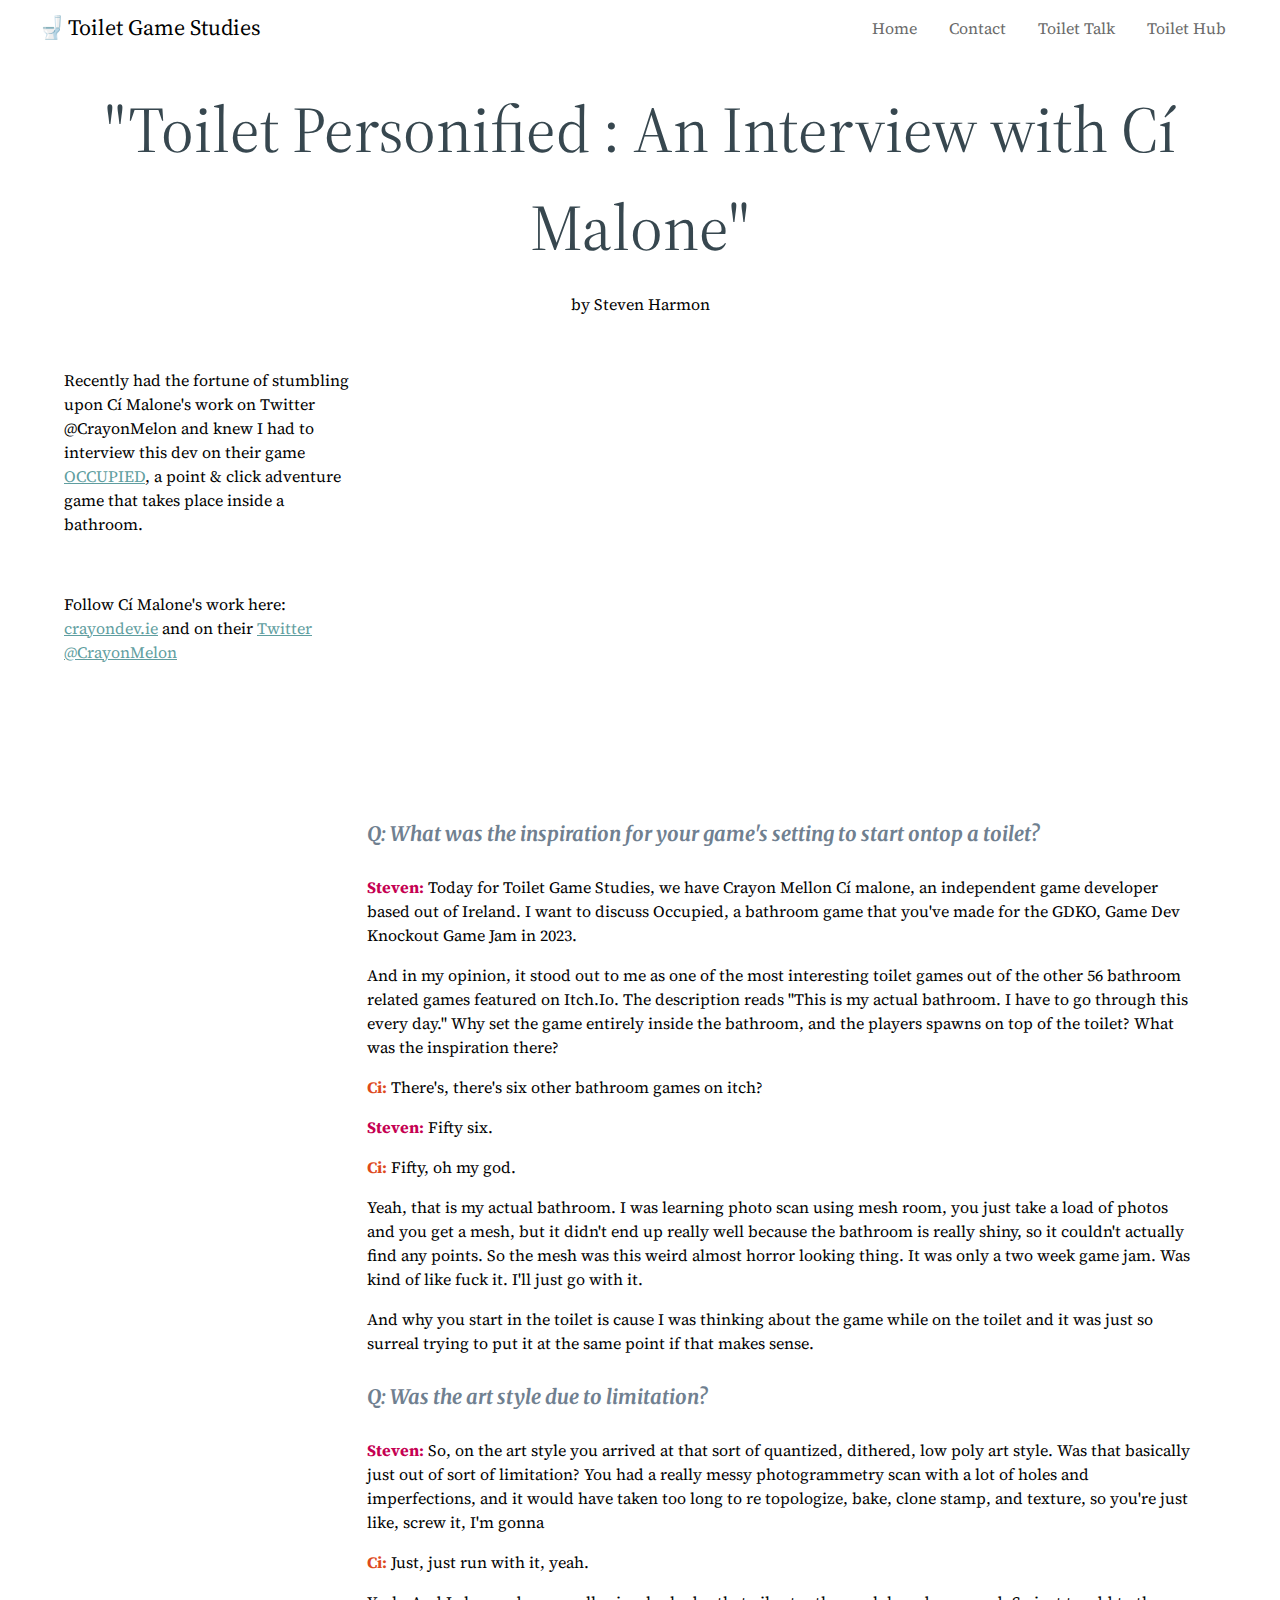
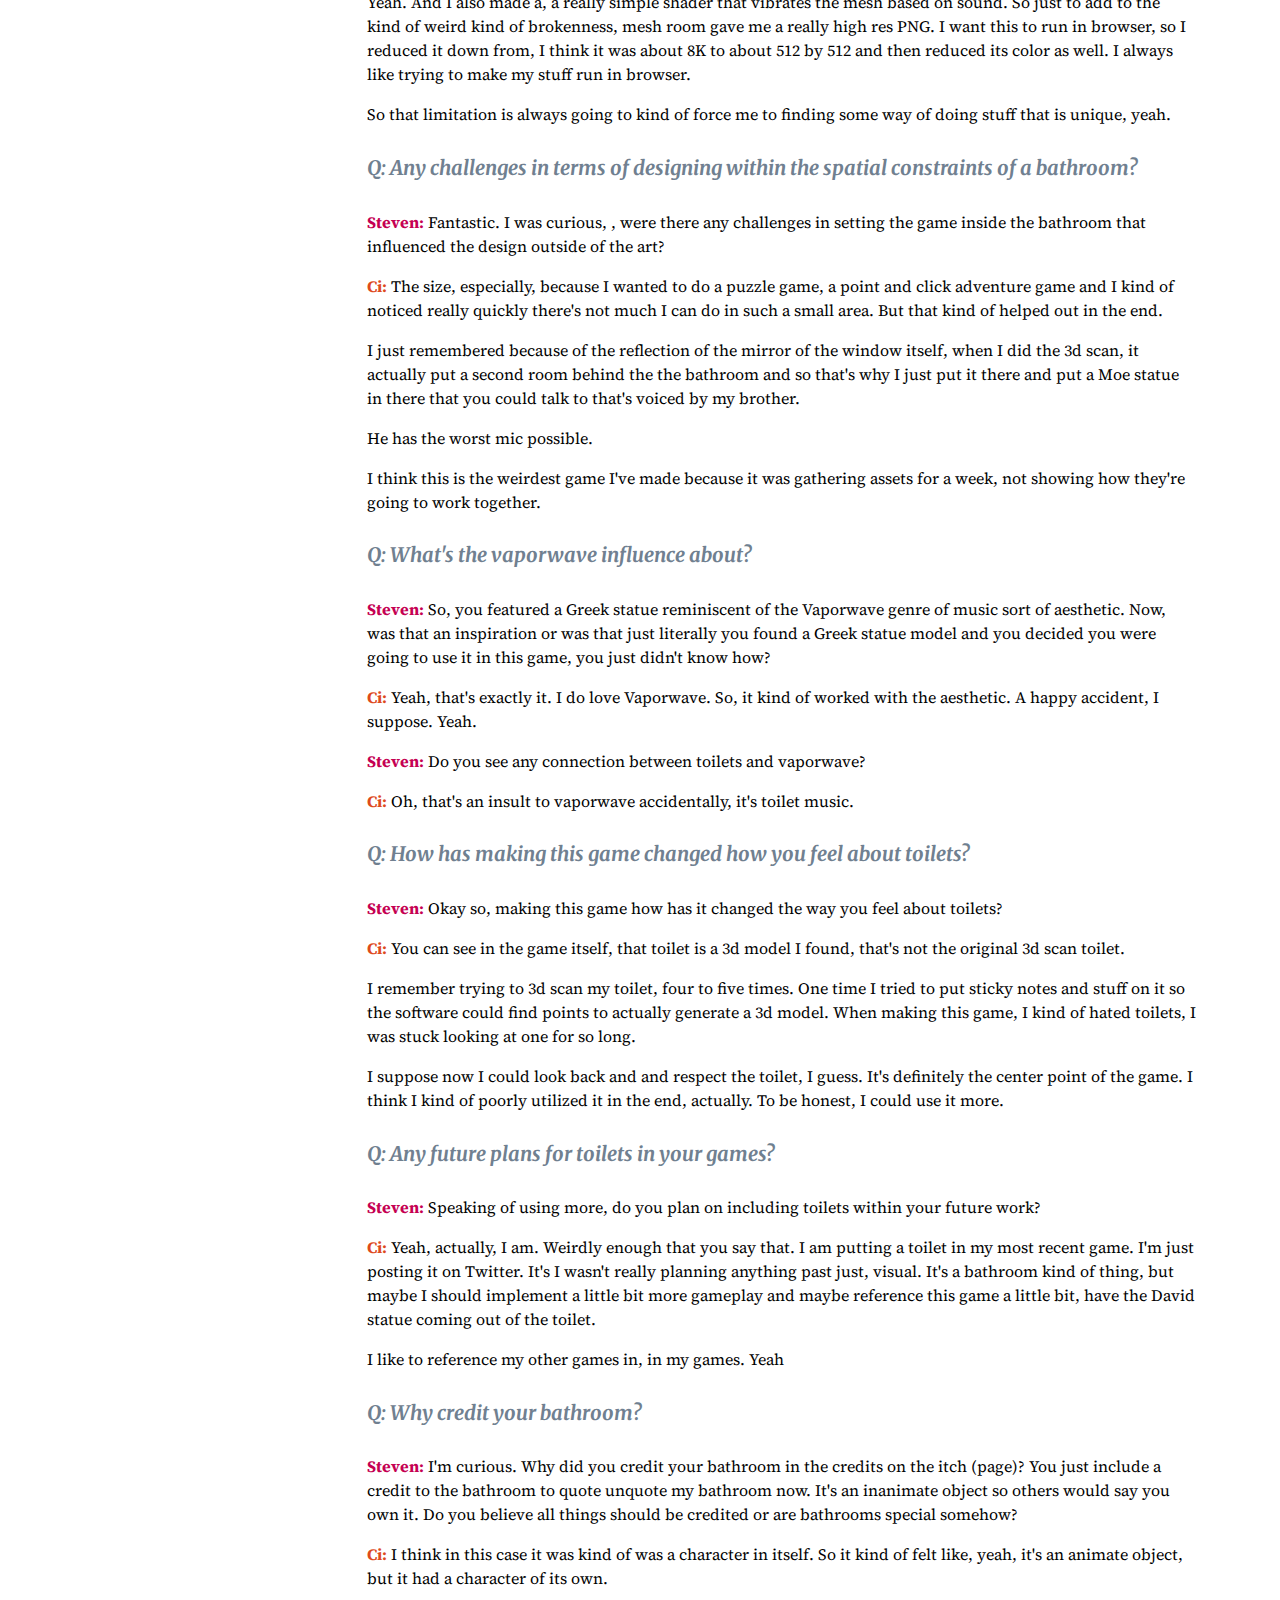
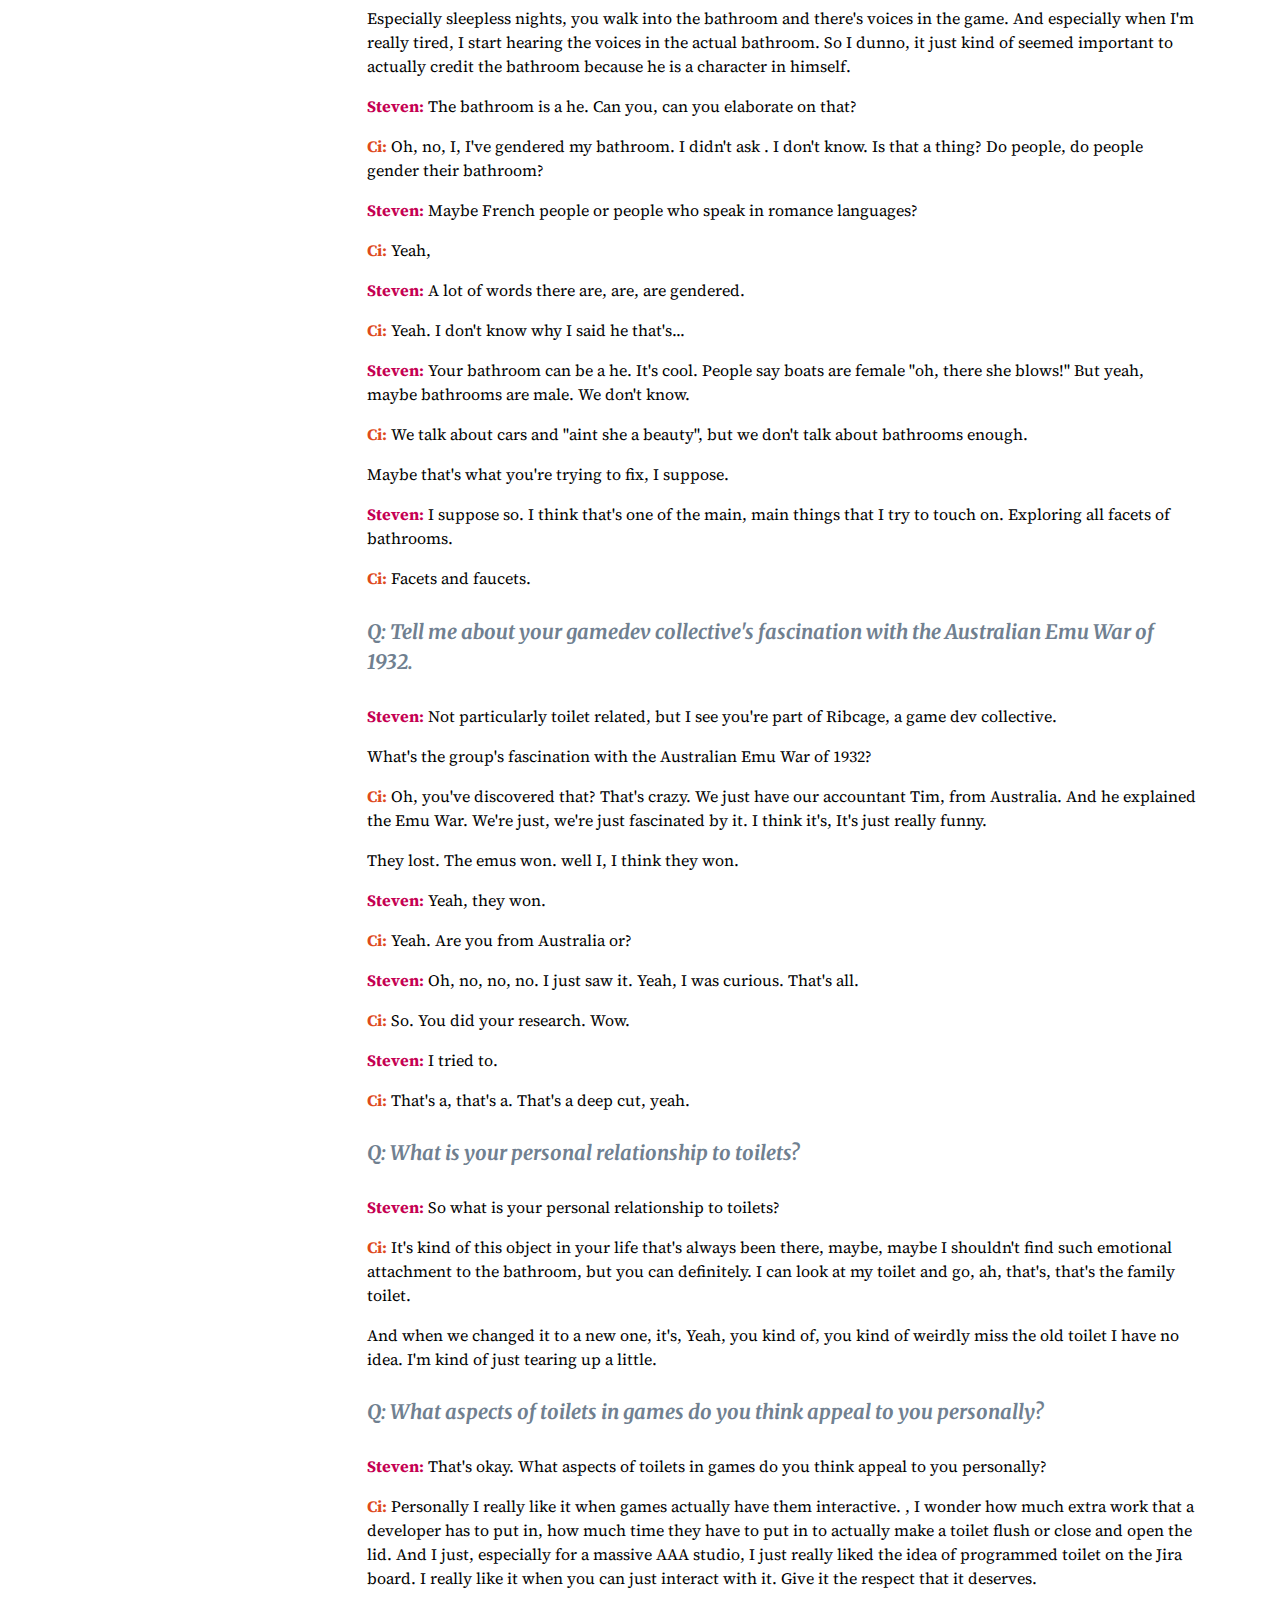
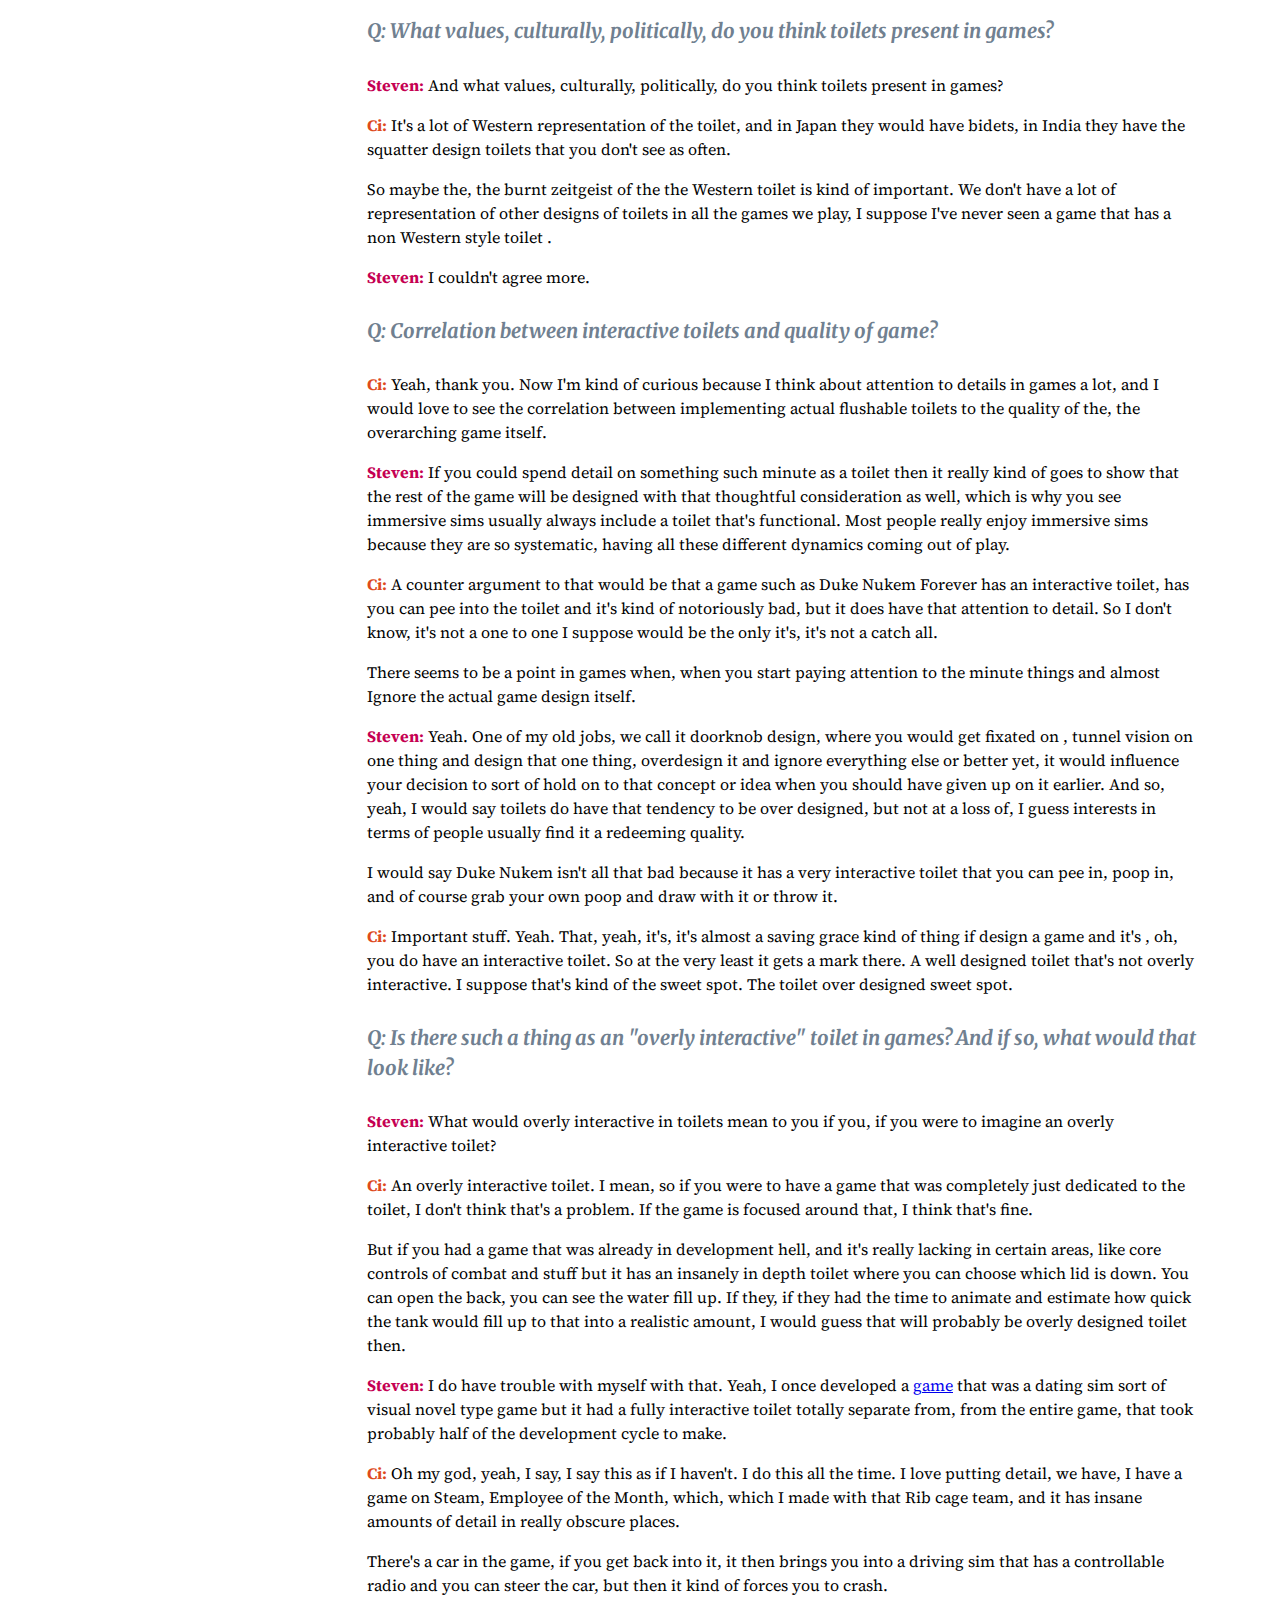
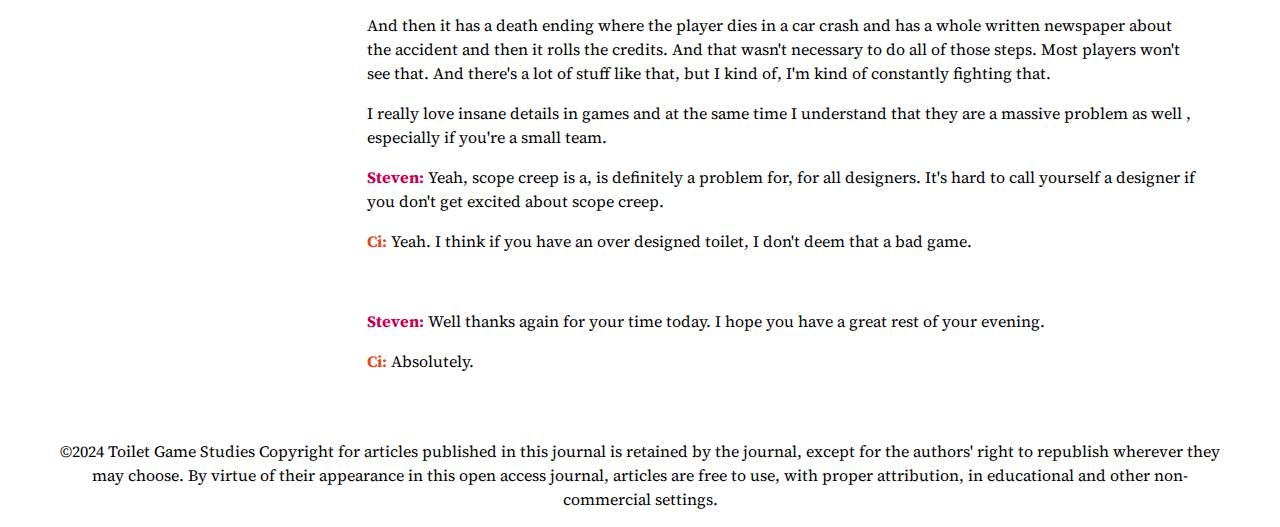
<file: interview_ci_malone.html>
<!DOCTYPE html>
<html lang="en">
	<head>
		<title>Toilet Personified : An Interview with Cí Malone</title>
        <meta charset="utf-8">
        <meta name="author" content="Steven Harmon">
        <meta name="description" content="An Interview with CrayonMelon, Cí Malone, an indepnendent game developer based out of Ireland, creator of OCCUPIED">
        <meta name="keywords" content="Steven Harmon, toilets, toilet, videogame toilets, interview, crayonmelon, ci malone, photogrammetry, gendered toilets, doorknob design, scope creep">
        <meta name="viewport" content="width=device-width-,initial-scale=1">
        
		<link rel="stylesheet" type = "text/css" href="articleStyle.css">
	</head>
	<body>
		<div class="header">
			<div class="toiletemoji">🚽</div>
			<h2>&nbsp; &nbsp; &nbsp; Toilet Game Studies</h2>
			<dl>
				<dt><a href="toilet_hub.html">Toilet Hub</a></dt>
                <dd></dd>
				<dt><a href="toilet_talk.html">Toilet Talk</a></dt>
                <dd></dd>
				<dt><a href="contact.html">Contact</a></dt>
                <dd></dd>
				<dt><a href="index.html">Home</a></dt>
                <dd></dd>
			</dl>
		</div>
		<div class="sub_header">
			<h1>"Toilet Personified : An Interview with Cí Malone"</h1>
			<div id="sub_heading">
			<p>by Steven Harmon</p>
			</div>
		</div>
		<div class="content_bdy">
			<div class="bdytxt_left">
                <p>Recently had the fortune of stumbling upon Cí Malone's work on Twitter @CrayonMelon and knew I had to interview this dev on their game <span class="a_link"><a href="https://crayonmelon.itch.io/occupied" target="_blank">OCCUPIED</a></span>, a point &amp; click adventure game that takes place inside a bathroom.</p>
                <br>
                <p>Follow Cí Malone's work here: <span class="a_link"><a href="https://crayondev.ie/" target="_blank">crayondev.ie</a></span> and on their <span class="a_link"><a href="https://twitter.com/CrayonMelon" target="_blank">Twitter @CrayonMelon</a></span></p>
			</div>
			<div class="bdytxt_right">
                <div class= "cont_fullvid">
                    <iframe height="415" src="https://www.youtube.com/embed/AsJHOWWYXPE?si=ys-hxQw-8rLY_3fl" allow="accelerometer; autoplay; clipboard-write; encrypted-media; gyroscope; picture-in-picture" allowfullscreen></iframe>
                </div>
                
                <br>
                
                <h4>Q: What was the inspiration for your game's setting to start ontop a toilet?</h4>   
                
                <p><strong style="color:#C50052">Steven:</strong> Today for Toilet Game Studies, we have Crayon Mellon Cí malone, an independent game developer based out of Ireland. I want to discuss Occupied, a bathroom game that you've made for the GDKO, Game Dev Knockout Game Jam in 2023.</p>
                <p>And in my opinion, it stood out to me as one of the most interesting toilet games out of the other 56 bathroom related games featured on Itch.Io. The description reads &quot;This is my actual bathroom. I have to go through this every day.&quot; Why set the game entirely inside the bathroom, and the players spawns on top of the toilet? What was the inspiration there?</p>
                <p><strong style="color:#DE4A1D">Ci:</strong> There's, there's six other bathroom games on itch? </p>
                <p><strong style="color:#C50052">Steven:</strong> Fifty six. </p>
                <p><strong style="color:#DE4A1D">Ci:</strong> Fifty, oh my god. </p>
                <p>Yeah, that is my actual bathroom. I was learning photo scan using mesh room, you just take a load of photos and you get a mesh, but it didn't end up really well because the bathroom is really shiny, so it couldn't actually find any points. So the mesh was this weird almost horror looking thing. It was only a two week game jam. Was kind of like fuck it. I'll just go with it.</p>
                <p>And why you start in the toilet is cause I was thinking about the game while on the toilet and it was just so surreal trying to put it at the same point if that makes sense.</p>
                
                <h4>Q: Was the art style due to limitation?</h4>   
                
                <p><strong style="color:#C50052">Steven:</strong> So, on the art style you arrived at that sort of quantized, dithered, low poly art style. Was that basically just out of sort of limitation? You had a really messy photogrammetry scan with a lot of holes and imperfections, and it would have taken too long to re topologize, bake, clone stamp, and texture, so you're just like, screw it, I'm gonna</p>
                <p><strong style="color:#DE4A1D">Ci:</strong> Just, just run with it, yeah.</p>
                <p>Yeah. And I also made a, a really simple shader that vibrates the mesh based on sound. So just to add to the kind of weird kind of brokenness, mesh room gave me a really high res PNG. I want this to run in browser, so I reduced it down from, I think it was about 8K to about 512 by 512 and then reduced its color as well. I always like trying to make my stuff run in browser.</p>
                <p>So that limitation is always going to kind of force me to finding some way of doing stuff that is unique, yeah. </p>
                
                <h4>Q: Any challenges in terms of designing within the spatial constraints of a bathroom?</h4>   
                
                <p><strong style="color:#C50052">Steven:</strong> Fantastic. I was curious, , were there any challenges in setting the game inside the bathroom that influenced the design outside of the art?</p>
                <p><strong style="color:#DE4A1D">Ci:</strong> The size, especially, because I wanted to do a puzzle game, a point and click adventure game and I kind of noticed really quickly there's not much I can do in such a small area. But that kind of helped out in the end.</p>
                <p>I just remembered because of the reflection of the mirror of the window itself, when I did the 3d scan, it actually put a second room behind the the bathroom and so that's why I just put it there and put a Moe statue in there that you could talk to that's voiced by my brother. </p>
                <p>He has the worst mic possible.</p>
                <p>I think this is the weirdest game I've made because it was gathering assets for a week, not showing how they're going to work together.</p>
                
                <h4>Q: What's the vaporwave influence about?</h4>   
                
                <p><strong style="color:#C50052">Steven:</strong> So, you featured a Greek statue reminiscent of the Vaporwave genre of music sort of aesthetic. Now, was that an inspiration or was that just literally you found a Greek statue model and you decided you were going to use it in this game, you just didn't know how?</p>
                <p><strong style="color:#DE4A1D">Ci:</strong> Yeah, that's exactly it. I do love Vaporwave. So, it kind of worked with the aesthetic. A happy accident, I suppose. Yeah.</p>
                <p><strong style="color:#C50052">Steven:</strong> Do you see any connection between toilets and vaporwave?</p>
                <p><strong style="color:#DE4A1D">Ci:</strong> Oh, that's an insult to vaporwave accidentally, it's toilet music. </p>
                
                <h4>Q: How has making this game changed how you feel about toilets?</h4>   
                
                <p><strong style="color:#C50052">Steven:</strong> Okay so, making this game how has it changed the way you feel about toilets? </p>
                <p><strong style="color:#DE4A1D">Ci:</strong> You can see in the game itself, that toilet is a 3d model I found, that's not the original 3d scan toilet.</p>
                <p>I remember trying to 3d scan my toilet, four to five times. One time I tried to put sticky notes and stuff on it so the software could find points to actually generate a 3d model. When making this game, I kind of hated toilets, I was stuck looking at one for so long.</p>
                <p>I suppose now I could look back and and respect the toilet, I guess. It's definitely the center point of the game. I think I kind of poorly utilized it in the end, actually. To be honest, I could use it more. </p>
                
                <h4>Q: Any future plans for toilets in your games?</h4>   
                
                <p><strong style="color:#C50052">Steven:</strong> Speaking of using more, do you plan on including toilets within your future work?</p>
                <p><strong style="color:#DE4A1D">Ci:</strong> Yeah, actually, I am. Weirdly enough that you say that. I am putting a toilet in my most recent game. I'm just posting it on Twitter. It's I wasn't really planning anything past just, visual. It's a bathroom kind of thing, but maybe I should implement a little bit more gameplay and maybe reference this game a little bit, have the David statue coming out of the toilet.</p>
                <p>I like to reference my other games in, in my games. Yeah </p>
                
                <h4>Q: Why credit your bathroom?</h4>   
                
                <p><strong style="color:#C50052">Steven:</strong> I'm curious. Why did you credit your bathroom in the credits on the itch (page)? You just include a credit to the bathroom to quote unquote my bathroom now. It's an inanimate object so others would say you own it. Do you believe all things should be credited or are bathrooms special somehow?</p>
                <p><strong style="color:#DE4A1D">Ci:</strong> I think in this case it was kind of was a character in itself. So it kind of felt like, yeah, it's an animate object, but it had a character of its own. </p>
                <p>Especially sleepless nights, you walk into the bathroom and there's voices in the game. And especially when I'm really tired, I start hearing the voices in the actual bathroom. So I dunno, it just kind of seemed important to actually credit the bathroom because he is a character in himself.</p>
                <p><strong style="color:#C50052">Steven:</strong> The bathroom is a he. Can you, can you elaborate on that? </p>
                <p><strong style="color:#DE4A1D">Ci:</strong> Oh, no, I, I've gendered my bathroom. I didn't ask . I don't know. Is that a thing? Do people, do people gender their bathroom? </p>
                <p><strong style="color:#C50052">Steven:</strong> Maybe French people or people who speak in romance languages?</p>
                <p><strong style="color:#DE4A1D">Ci:</strong> Yeah, </p>
                <p><strong style="color:#C50052">Steven:</strong> A lot of words there are, are, are gendered.</p>
                <p><strong style="color:#DE4A1D">Ci:</strong> Yeah. I don't know why I said he that's...</p>
                <p><strong style="color:#C50052">Steven:</strong> Your bathroom can be a he. It's cool. People say boats are female &quot;oh, there she blows!&quot; But yeah, maybe bathrooms are male. We don't know. </p>
                <p><strong style="color:#DE4A1D">Ci:</strong> We talk about cars and &quot;aint she a beauty&quot;, but we don't talk about bathrooms enough.</p>
                <p>Maybe that's what you're trying to fix, I suppose. </p>
                <p><strong style="color:#C50052">Steven:</strong> I suppose so. I think that's one of the main, main things that I try to touch on. Exploring all facets of bathrooms. </p>
                <p><strong style="color:#DE4A1D">Ci:</strong> Facets and faucets. </p>
                
                <h4>Q: Tell me about your gamedev collective's fascination with the Australian Emu War of 1932.</h4>   
                
                <p><strong style="color:#C50052">Steven:</strong> Not particularly toilet related, but I see you're part of Ribcage, a game dev collective.</p>
                <p>What's the group's fascination with the Australian Emu War of 1932?</p>
                <p><strong style="color:#DE4A1D">Ci:</strong> Oh, you've discovered that? That's crazy. We just have our accountant Tim, from Australia. And he explained the Emu War. We're just, we're just fascinated by it. I think it's, It's just really funny.</p>
                <p> They lost. The emus won. well I, I think they won. </p>
                <p><strong style="color:#C50052">Steven:</strong> Yeah, they won. </p>
                <p><strong style="color:#DE4A1D">Ci:</strong> Yeah. Are you from Australia or? </p>
                <p><strong style="color:#C50052">Steven:</strong> Oh, no, no, no. I just saw it. Yeah, I was curious. That's all. </p>
                <p><strong style="color:#DE4A1D">Ci:</strong> So. You did your research. Wow. </p>
                <p><strong style="color:#C50052">Steven:</strong> I tried to.</p>
                <p><strong style="color:#DE4A1D">Ci:</strong> That's a, that's a. That's a deep cut, yeah. </p>
                
                <h4>Q: What is your personal relationship to toilets?</h4>   
                
                <p><strong style="color:#C50052">Steven:</strong> So what is your personal relationship to toilets? </p>
                <p><strong style="color:#DE4A1D">Ci:</strong> It's kind of this object in your life that's always been there, maybe, maybe I shouldn't find such emotional attachment to the bathroom, but you can definitely. I can look at my toilet and go, ah, that's, that's the family toilet.</p>
                <p>And when we changed it to a new one, it's, Yeah, you kind of, you kind of weirdly miss the old toilet I have no idea. I'm kind of just tearing up a little. </p>
                
                <h4>Q: What aspects of toilets in games do you think appeal to you personally?</h4>
                
                <p><strong style="color:#C50052">Steven:</strong> That's okay. What aspects of toilets in games do you think appeal to you personally?</p>
                <p><strong style="color:#DE4A1D">Ci:</strong> Personally I really like it when games actually have them interactive. , I wonder how much extra work that a developer has to put in, how much time they have to put in to actually make a toilet flush or close and open the lid. And I just, especially for a massive AAA studio, I just really liked the idea of programmed toilet on the Jira board. I really like it when you can just interact with it. Give it the respect that it deserves.</p>
                
                <h4>Q: What values, culturally, politically, do you think toilets present in games?</h4>
                
                <p><strong style="color:#C50052">Steven:</strong> And what values, culturally, politically, do you think toilets present in games?</p>
                <p><strong style="color:#DE4A1D">Ci:</strong> It's a lot of Western representation of the toilet, and in Japan they would have bidets, in India they have the squatter design toilets that you don't see as often.</p>
                <p>So maybe the, the burnt zeitgeist of the the Western toilet is kind of important. We don't have a lot of representation of other designs of toilets in all the games we play, I suppose I've never seen a game that has a non Western style toilet .</p>
                <p><strong style="color:#C50052">Steven:</strong> I couldn't agree more. </p>
                
                <h4>Q: Correlation between interactive toilets and quality of game?</h4>
                
                <p><strong style="color:#DE4A1D">Ci:</strong> Yeah, thank you. Now I'm kind of curious because I think about attention to details in games a lot, and I would love to see the correlation between implementing actual flushable toilets to the quality of the, the overarching game itself.</p>
                <p><strong style="color:#C50052">Steven:</strong> If you could spend detail on something such minute as a toilet then it really kind of goes to show that the rest of the game will be designed with that thoughtful consideration as well, which is why you see immersive sims usually always include a toilet that's functional. Most people really enjoy immersive sims because they are so systematic, having all these different dynamics coming out of play.</p>
                <p><strong style="color:#DE4A1D">Ci:</strong> A counter argument to that would be that a game such as Duke Nukem Forever has an interactive toilet, has you can pee into the toilet and it's kind of notoriously bad, but it does have that attention to detail. So I don't know, it's not a one to one I suppose would be the only it's, it's not a catch all.</p>
                <p>There seems to be a point in games when, when you start paying attention to the minute things and almost Ignore the actual game design itself. </p>
                <p><strong style="color:#C50052">Steven:</strong> Yeah. One of my old jobs, we call it doorknob design, where you would get fixated on , tunnel vision on one thing and design that one thing, overdesign it and ignore everything else or better yet, it would influence your decision to sort of hold on to that concept or idea when you should have given up on it earlier. And so, yeah, I would say toilets do have that tendency to be over designed, but not at a loss of, I guess interests in terms of people usually find it a redeeming quality.</p>
                <p>I would say Duke Nukem isn't all that bad because it has a very interactive toilet that you can pee in, poop in, and of course grab your own poop and draw with it or throw it. </p>
                <p><strong style="color:#DE4A1D">Ci:</strong> Important stuff. Yeah. That, yeah, it's, it's almost a saving grace kind of thing if design a game and it's , oh, you do have an interactive toilet. So at the very least it gets a mark there. A well designed toilet that's not overly interactive. I suppose that's kind of the sweet spot. The toilet over designed sweet spot. </p>
                
                <h4>Q: Is there such a thing as an "overly interactive" toilet in games? And if so, what would that look like?</h4>
                
                <p><strong style="color:#C50052">Steven:</strong> What would overly interactive in toilets mean to you if you, if you were to imagine an overly interactive toilet?</p>
                <p><strong style="color:#DE4A1D">Ci:</strong> An overly interactive toilet. I mean, so if you were to have a game that was completely just dedicated to the toilet, I don't think that's a problem. If the game is focused around that, I think that's fine.</p>
                <p>But if you had a game that was already in development hell, and it's really lacking in certain areas, like core controls of combat and stuff but it has an insanely in depth toilet where you can choose which lid is down. You can open the back, you can see the water fill up. If they, if they had the time to animate and estimate how quick the tank would fill up to that into a realistic amount, I would guess that will probably be overly designed toilet then.</p>
                <p><strong style="color:#C50052">Steven:</strong> I do have trouble with myself with that. Yeah, I once developed a <a href="https://gamejolt.com/games/thegungantryst/305503" target="_blank">game</a> that was a dating sim sort of visual novel type game but it had a fully interactive toilet totally separate from, from the entire game, that took probably half of the development cycle to make.</p>
                <p><strong style="color:#DE4A1D">Ci:</strong> Oh my god, yeah, I say, I say this as if I haven't. I do this all the time. I love putting detail, we have, I have a game on Steam, Employee of the Month, which, which I made with that Rib cage team, and it has insane amounts of detail in really obscure places.</p>
                <p>There's a car in the game, if you get back into it, it then brings you into a driving sim that has a controllable radio and you can steer the car, but then it kind of forces you to crash.</p>
                <p>And then it has a death ending where the player dies in a car crash and has a whole written newspaper about the accident and then it rolls the credits. And that wasn't necessary to do all of those steps. Most players won't see that. And there's a lot of stuff like that, but I kind of, I'm kind of constantly fighting that.</p>
                <p> I really love insane details in games and at the same time I understand that they are a massive problem as well , especially if you're a small team.</p>
                <p><strong style="color:#C50052">Steven:</strong> Yeah, scope creep is a, is definitely a problem for, for all designers. It's hard to call yourself a designer if you don't get excited about scope creep. </p>
                <p><strong style="color:#DE4A1D">Ci:</strong> Yeah. I think if you have an over designed toilet, I don't deem that a bad game.</p>
                
                <br>
                
                <p><strong style="color:#C50052">Steven:</strong> Well thanks again for your time today. I hope you have a great rest of your evening. </p>
                <p><strong style="color:#DE4A1D">Ci:</strong> Absolutely.</p>       
			</div>
		</div>
        <div class="clearfloat"></div>
		<footer>
			<p>©2024 Toilet Game Studies Copyright for articles published in this journal is retained by the journal, except for the authors' right to republish wherever they may choose. By virtue of their appearance in this open access journal, articles are free to use, with proper attribution, in educational and other non-commercial settings.</p>
		</footer>
	</body>
</html>
</file>
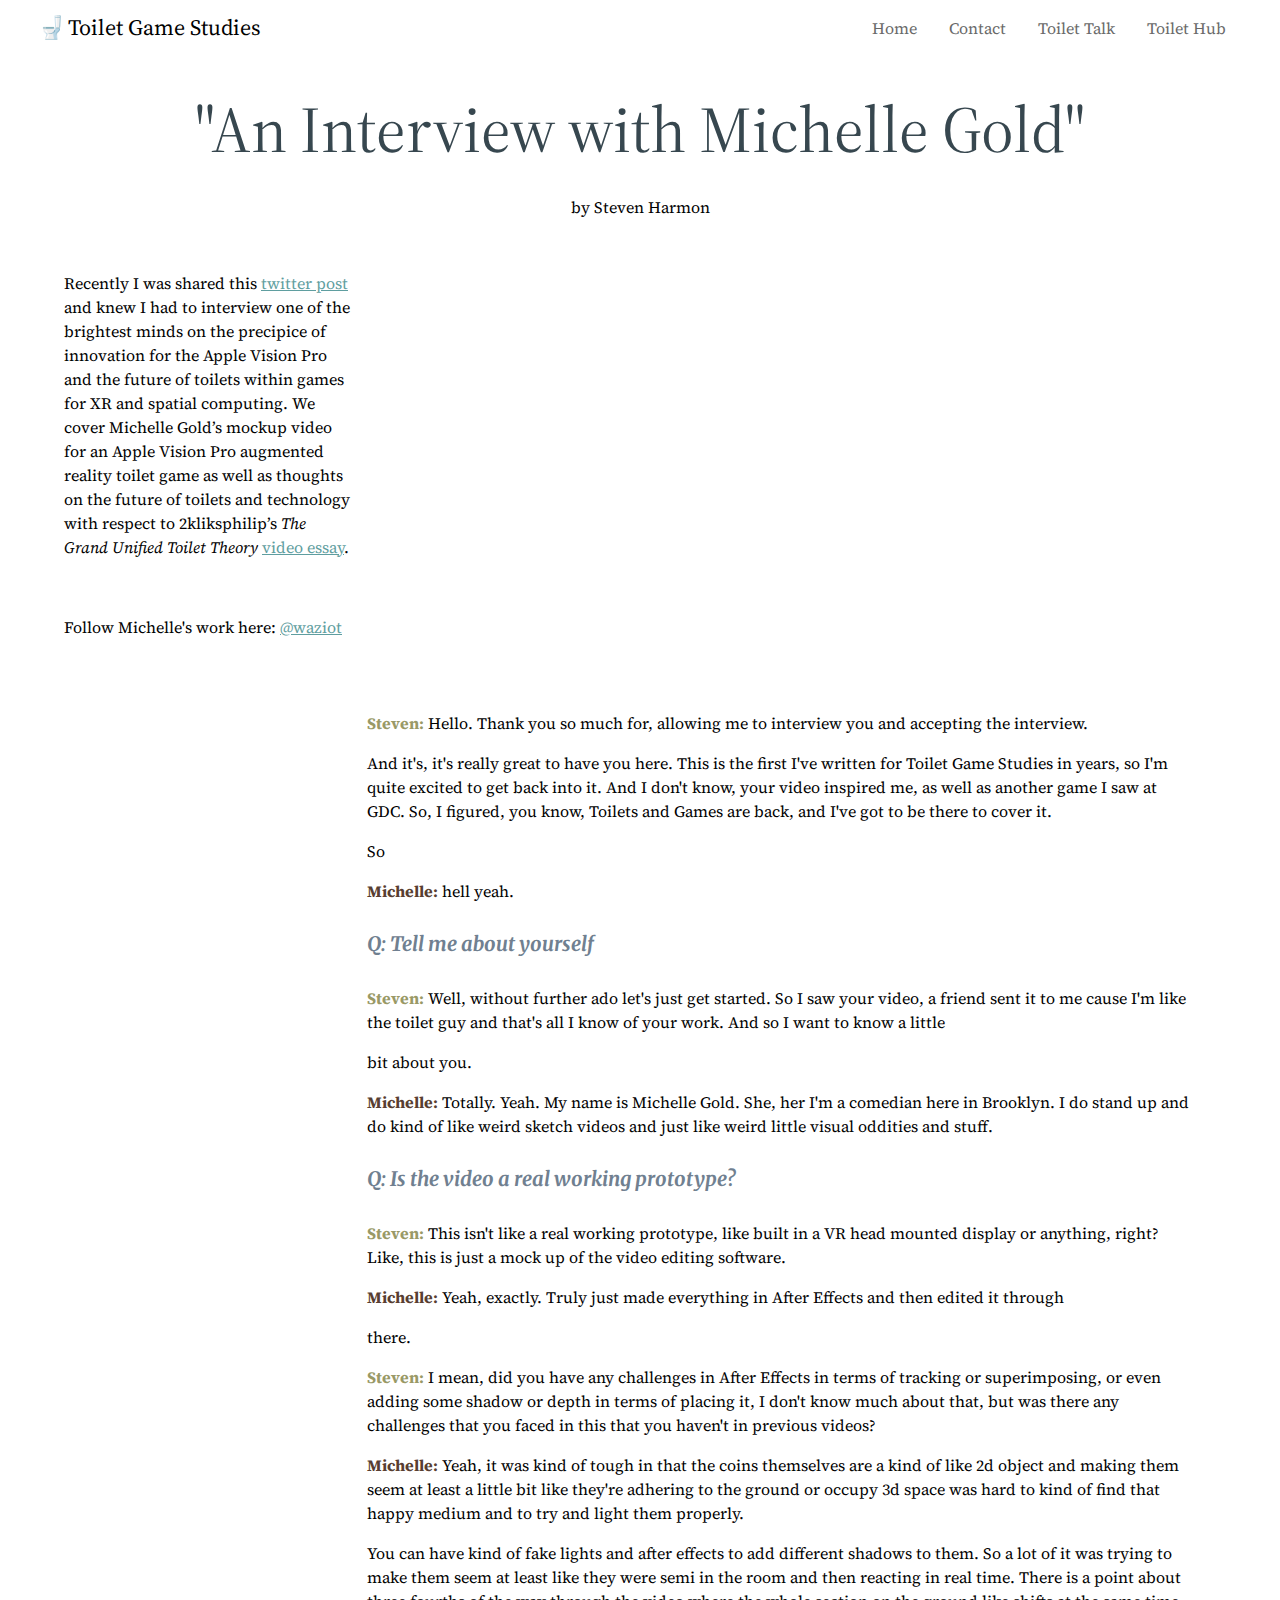
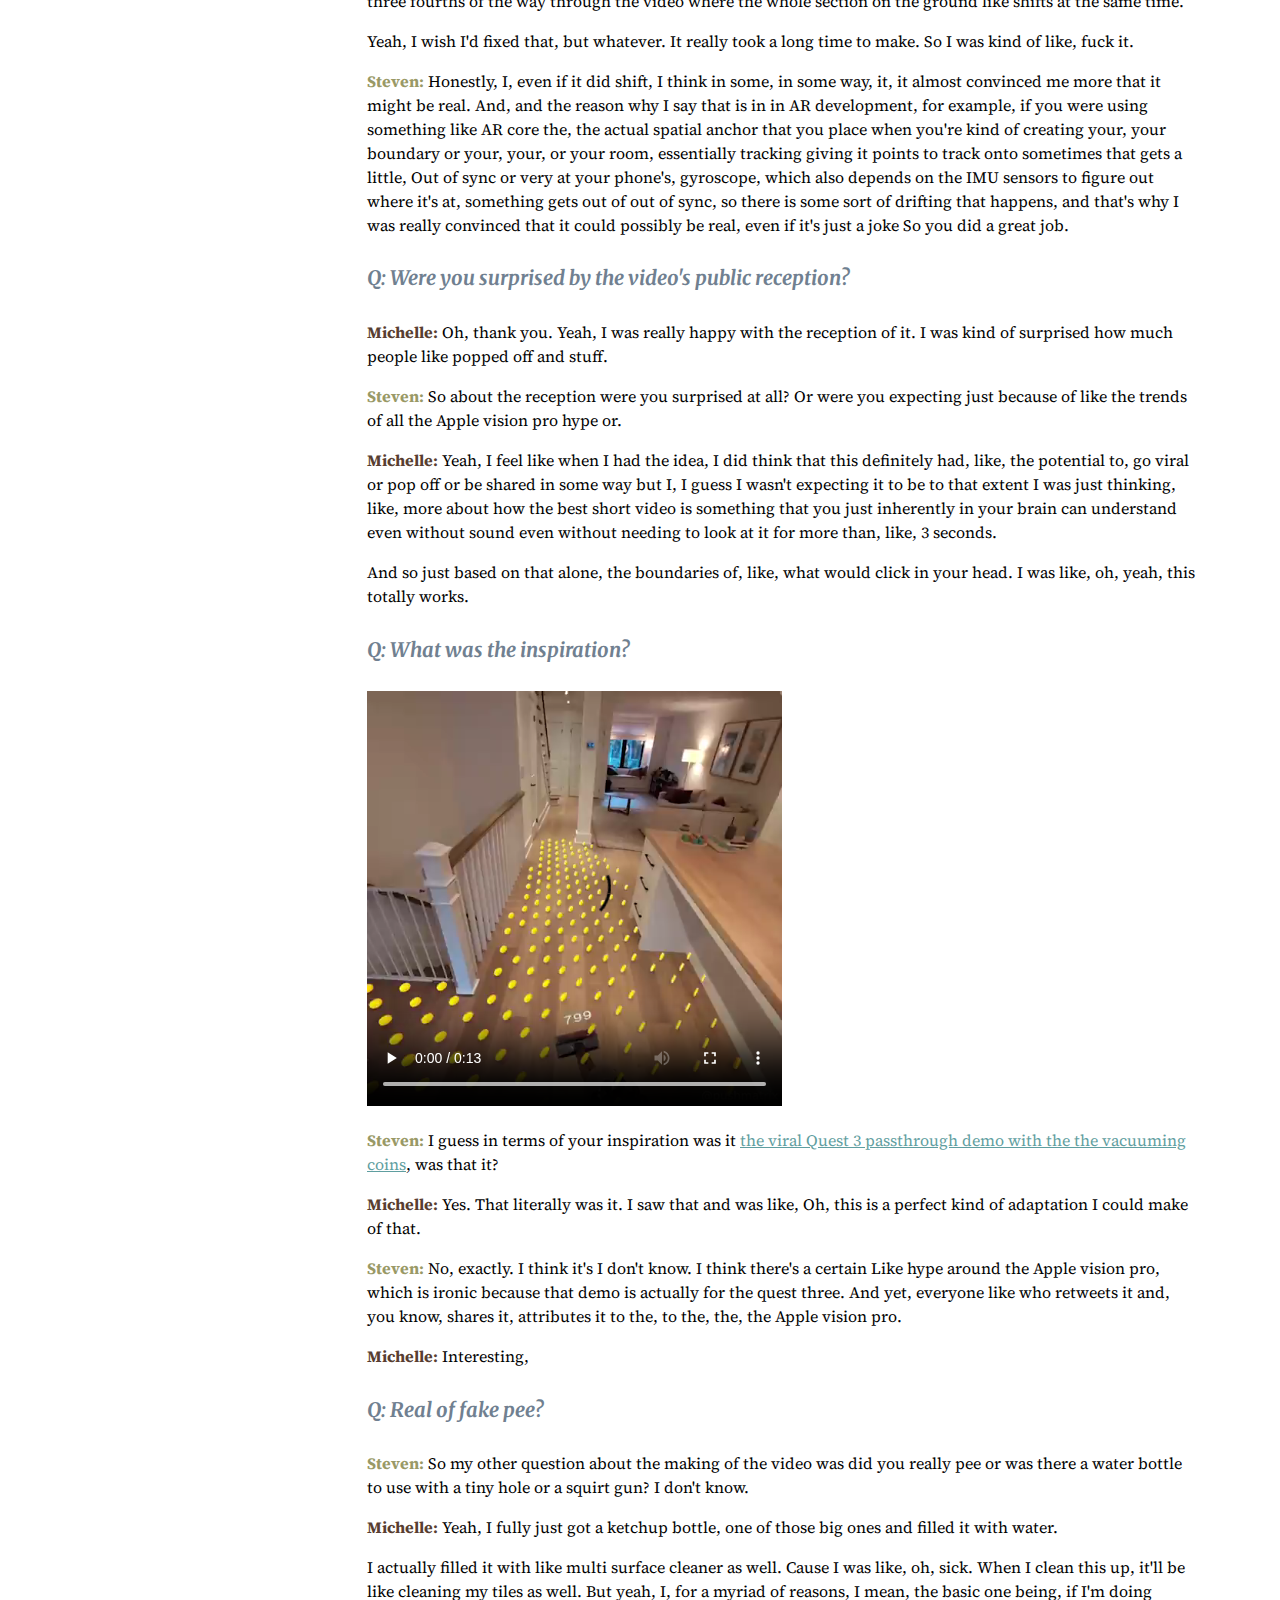
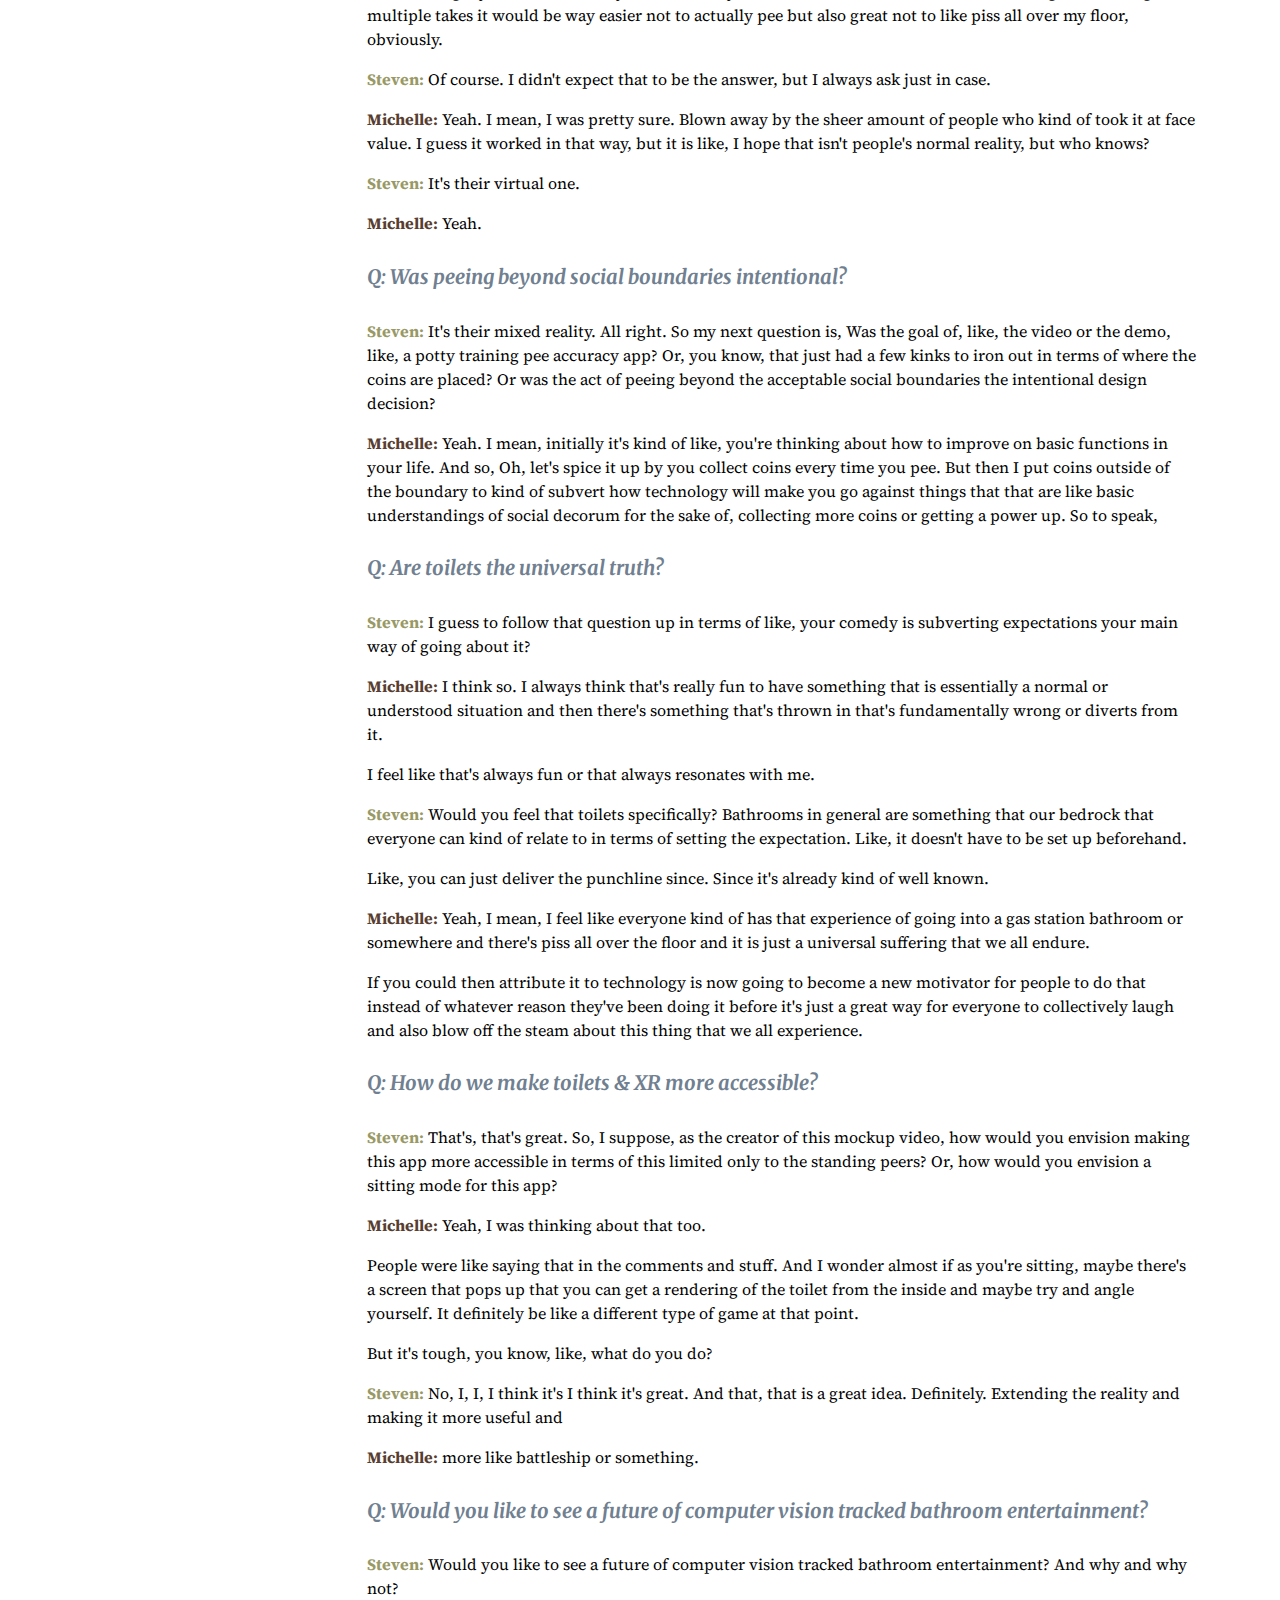
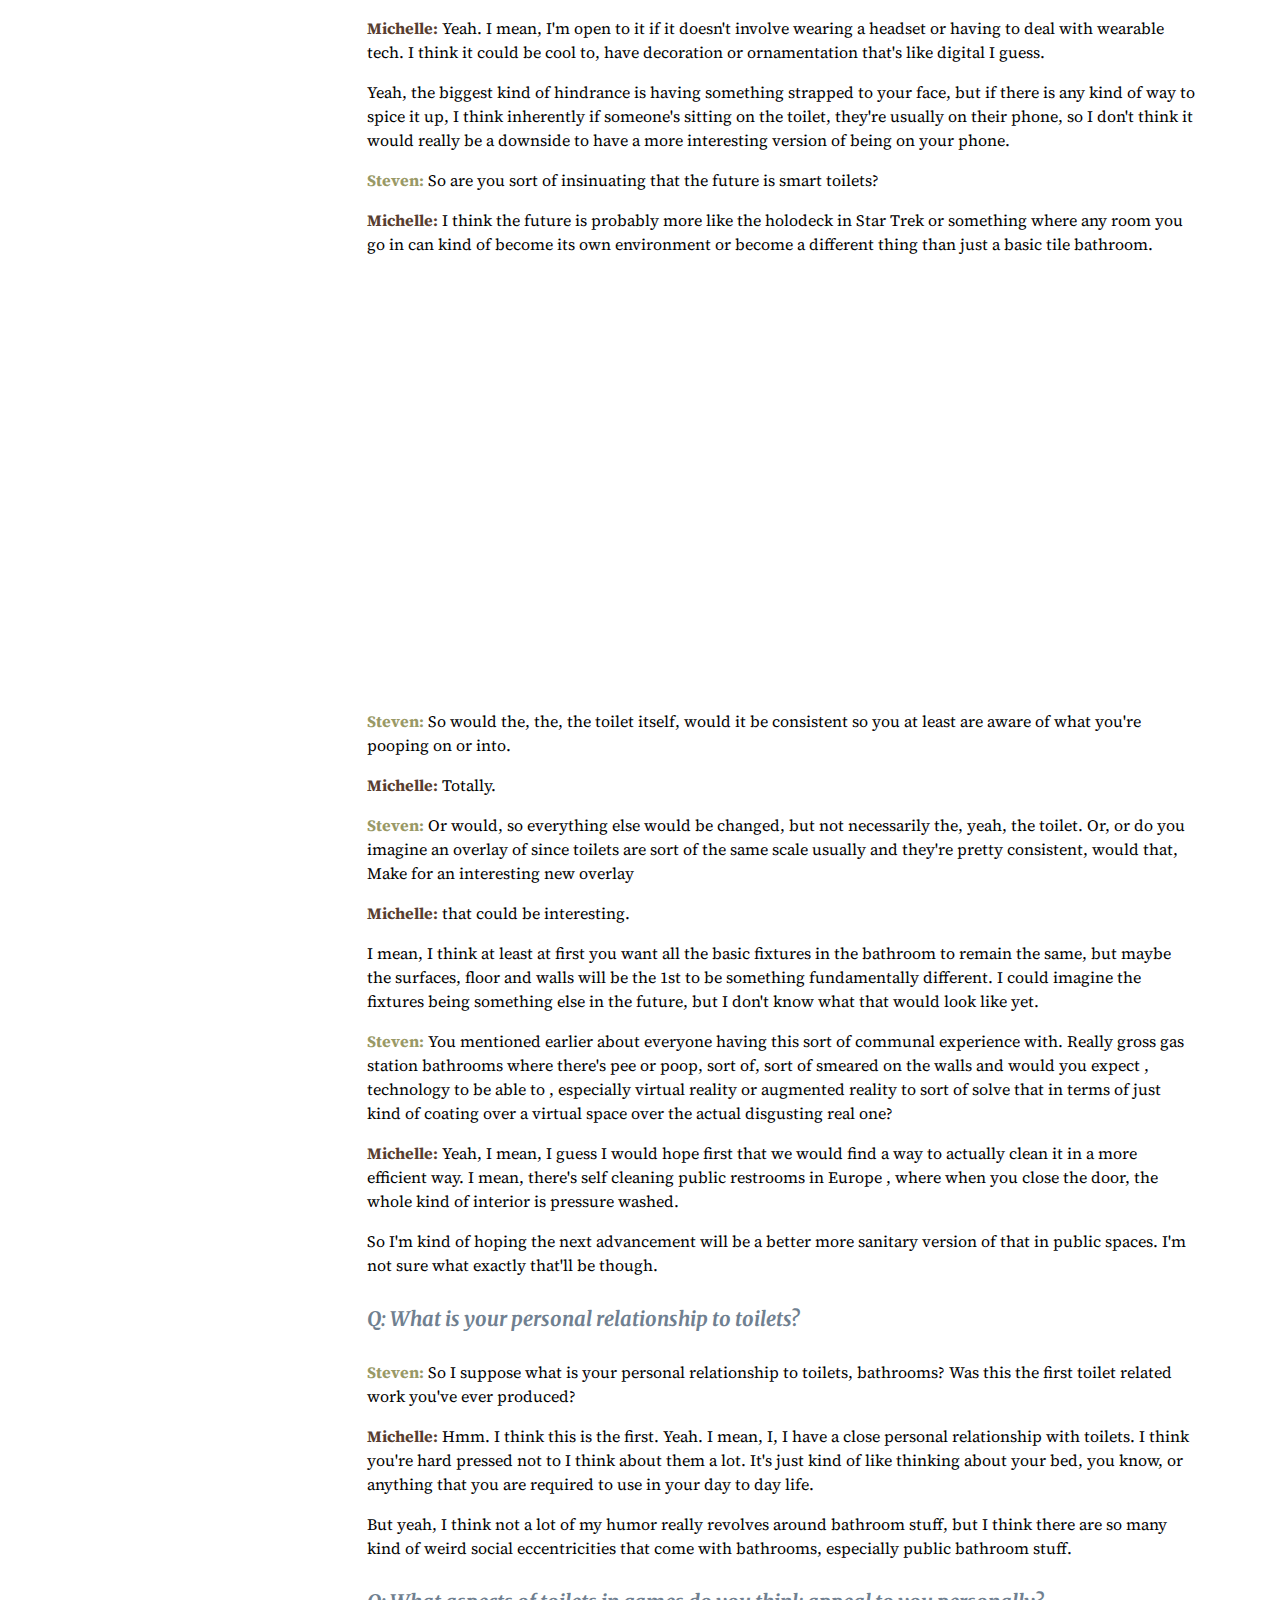
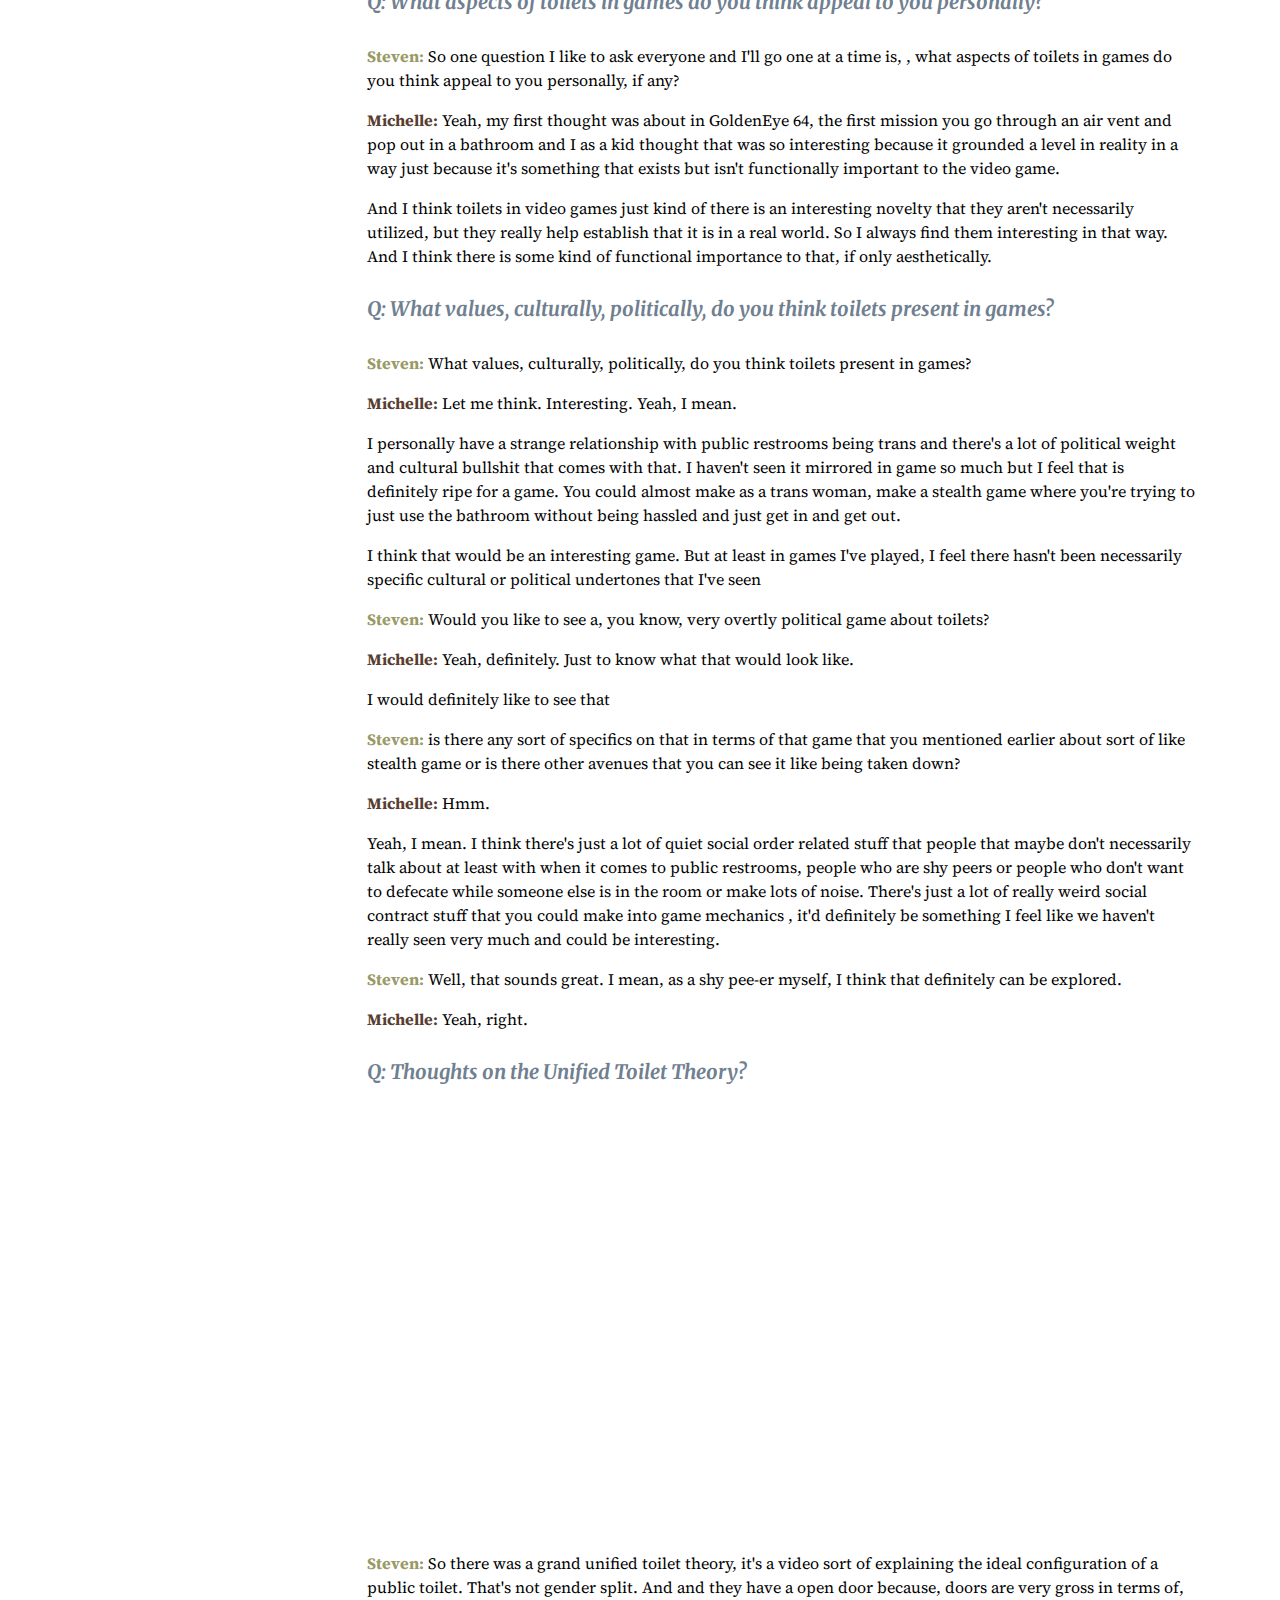
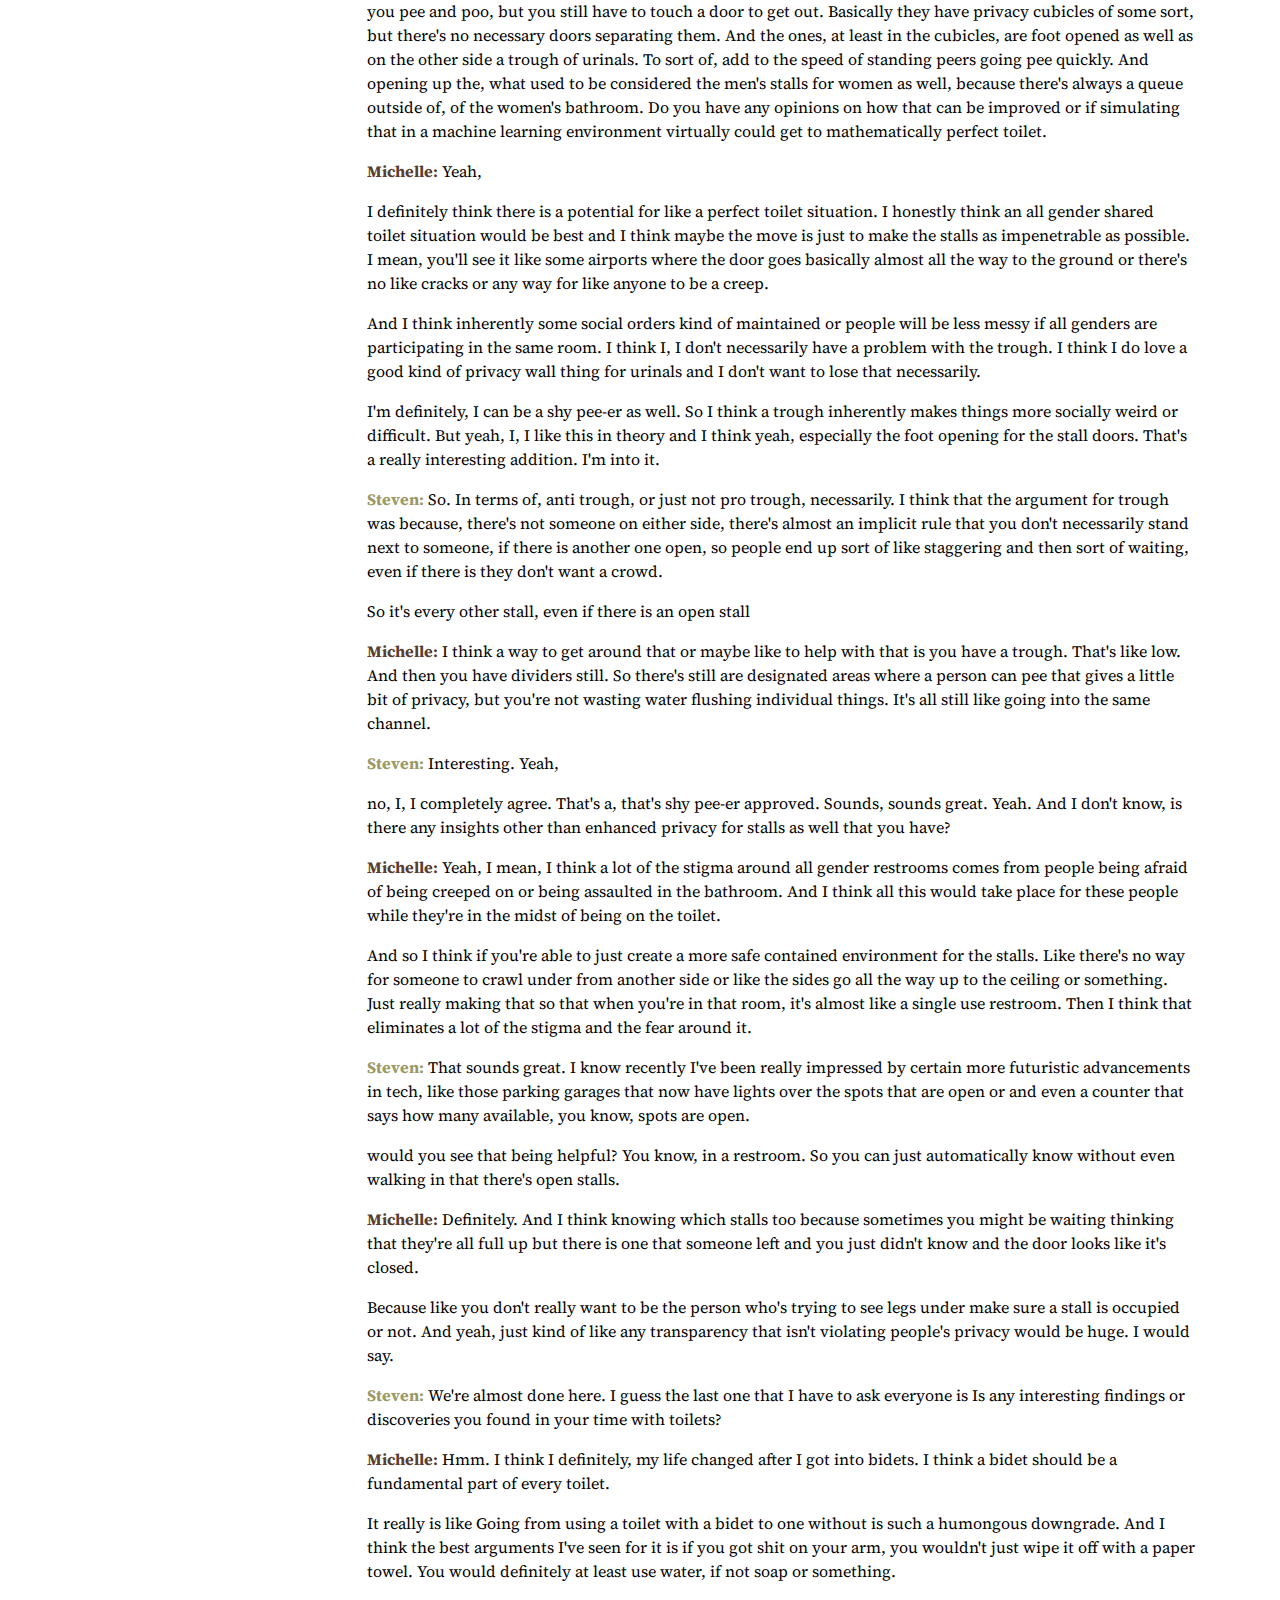
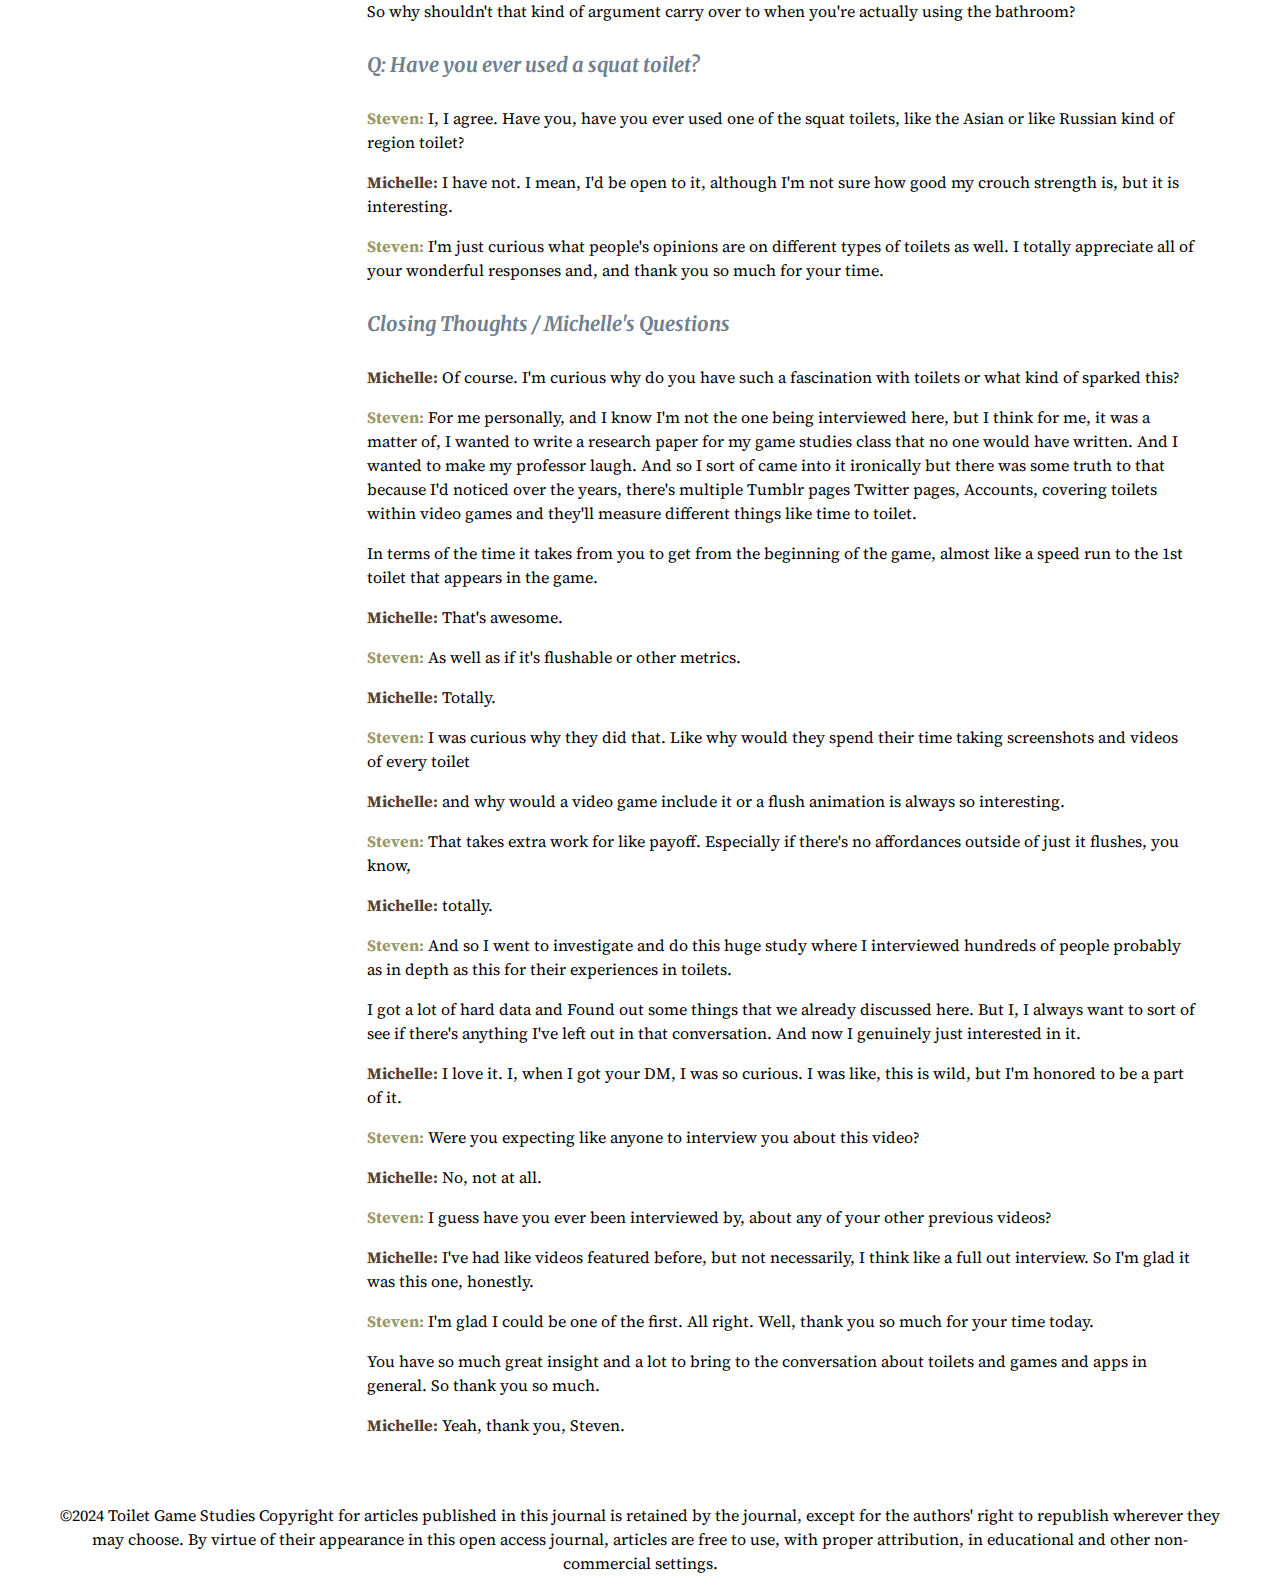
<file: interview_michelle_gold.html>
<!DOCTYPE html>
<html lang="en">
	<head>
		<title>An Interview with Michelle Gold</title>
        <meta charset="utf-8">
        <meta name="author" content="Steven Harmon">
        <meta name="description" content="An Interview with Michelle Gold">
        <meta name="keywords" content="Steven Harmon, toilets, toilet, videogame toilets, interview, comedian, Michelle Gold, Apple, Apple Vision Pro, Vision Pro, XR, spatial computing, unified toilet theory, future of toilets">
        <meta name="viewport" content="width=device-width-,initial-scale=1">
        
		<link rel="stylesheet" type = "text/css" href="articleStyle.css">
	</head>
	<body>
		<div class="header">
			<div class="toiletemoji">🚽</div>
			<h2>&nbsp; &nbsp; &nbsp; Toilet Game Studies</h2>
			<dl>
				<dt><a href="toilet_hub.html">Toilet Hub</a></dt>
                <dd></dd>
				<dt><a href="toilet_talk.html">Toilet Talk</a></dt>
                <dd></dd>
				<dt><a href="contact.html">Contact</a></dt>
                <dd></dd>
				<dt><a href="index.html">Home</a></dt>
                <dd></dd>
			</dl>
		</div>
		<div class="sub_header">
			<h1>"An Interview with Michelle Gold"</h1>
			<div id="sub_heading">
			<p>by Steven Harmon</p>
			</div>
		</div>
		<div class="content_bdy">
			<div class="bdytxt_left">
                <p>Recently I was shared this <span class="a_link"><a href="https://x.com/waziot/status/1767205051490087095" target="_blank">twitter post</a></span> and knew I had to interview one of the brightest minds on the precipice of innovation for the Apple Vision Pro and the future of toilets within games for XR and spatial computing. We cover Michelle Gold’s mockup video for an Apple Vision Pro augmented reality toilet game as well as thoughts on the future of toilets and technology with respect to 2kliksphilip’s <i>The Grand Unified Toilet Theory</i> <span class="a_link"><a href="https://youtu.be/hy_fElYFzI8?si=J723J4B1uYFdKvDz" target="_blank">video essay</a></span>.</p>
                <br>
                <p>Follow Michelle's work here: <span class="a_link"><a href="https://twitter.com/waziot" target="_blank">@waziot</a></span></p>
			</div>
			<div class="bdytxt_right">
                <div class= "cont_fullvid">
                    <iframe height="415" src="https://www.youtube.com/embed/d4VRol56y_Y?si=GfemrrzQgsS8zCgw" allow="accelerometer; autoplay; clipboard-write; encrypted-media; gyroscope; picture-in-picture" allowfullscreen></iframe>
                </div>
                <br>
				<p><strong style="color:#999966">Steven:</strong> Hello. Thank you so much for, allowing me to interview you and accepting the interview.</p>
                <p>And it's, it's really great to have you here. This is the first I've written for Toilet Game Studies in years, so I'm quite excited to get back into it. And I don't know, your video inspired me, as well as another game I saw at GDC. So, I figured, you know, Toilets and Games are back, and I've got to be there to cover it.</p>
                <p>So </p>
                <p><strong style="color:#583E31">Michelle:</strong> hell yeah.</p>
                
                <h4>Q: Tell me about yourself</h4>
                <p><strong style="color:#999966">Steven:</strong> Well, without further ado let's just get started. So I saw your video, a friend sent it to me cause I'm like the toilet guy and that's all I know of your work. And so I want to know a little </p>
                <p>bit about you. </p>
                <p><strong style="color:#583E31">Michelle:</strong> Totally. Yeah. My name is Michelle Gold. She, her I'm a comedian here in Brooklyn. I do stand up and do kind of like weird sketch videos and just like weird little visual oddities and stuff. </p>
                <h4>Q: Is the video a real working prototype?</h4>
                <p><strong style="color:#999966">Steven:</strong> This isn't like a real working prototype, like built in a VR head mounted display or anything, right? Like, this is just a mock up of the video editing software.</p>
                <p><strong style="color:#583E31">Michelle:</strong> Yeah, exactly. Truly just made everything in After Effects and then edited it through </p>
                <p>there. </p>
                <p><strong style="color:#999966">Steven:</strong> I mean, did you have any challenges in After Effects in terms of tracking or superimposing, or even adding some shadow or depth in terms of placing it, I don't know much about that, but was there any challenges that you faced in this that you haven't in previous videos?</p>
                <p><strong style="color:#583E31">Michelle:</strong> Yeah, it was kind of tough in that the coins themselves are a kind of like 2d object and making them seem at least a little bit like they're adhering to the ground or occupy 3d space was hard to kind of find that happy medium and to try and light them properly.</p>
                <p>You can have kind of fake lights and after effects to add different shadows to them. So a lot of it was trying to make them seem at least like they were semi in the room and then reacting in real time. There is a point about three fourths of the way through the video where the whole section on the ground like shifts at the same time.</p>
                <p>Yeah, I wish I'd fixed that, but whatever. It really took a long time to make. So I was kind of like, fuck it. </p>
                <p><strong style="color:#999966">Steven:</strong> Honestly, I, even if it did shift, I think in some, in some way, it, it almost convinced me more that it might be real. And, and the reason why I say that is in in AR development, for example, if you were using something like AR core the, the actual spatial anchor that you place when you're kind of creating your, your boundary or your, your, or your room, essentially tracking giving it points to track onto sometimes that gets a little, Out of sync or very at your phone's, gyroscope, which also depends on the IMU sensors to figure out where it's at, something gets out of out of sync, so there is some sort of drifting that happens, and that's why I was really convinced that it could possibly be real, even if it's just a joke So you did a great job.</p>
                
                <h4>Q: Were you surprised by the video's public reception?</h4>
                <p><strong style="color:#583E31">Michelle:</strong> Oh, thank you. Yeah, I was really happy with the reception of it. I was kind of surprised how much people like popped off and stuff. </p>
                <p><strong style="color:#999966">Steven:</strong> So about the reception were you surprised at all? Or were you expecting just because of like the trends of all the Apple vision pro hype or.</p>
                <p><strong style="color:#583E31">Michelle:</strong> Yeah, I feel like when I had the idea, I did think that this definitely had, like, the potential to, go viral or pop off or be shared in some way but I, I guess I wasn't expecting it to be to that extent I was just thinking, like, more about how the best short video is something that you just inherently in your brain can understand even without sound even without needing to look at it for more than, like, 3 seconds.</p>
                <p>And so just based on that alone, the boundaries of, like, what would click in your head. I was like, oh, yeah, this totally works. </p>
                
                <h4>Q: What was the inspiration?</h4>
                <video width="415" height="415" controls>
                  <source src="imgs/avpvacuum.mp4" type="video/mp4">
                  Your browser does not support the video tag.
                </video>
                <p><strong style="color:#999966">Steven:</strong> I guess in terms of your inspiration was it <span class="a_link"><a href="https://x.com/pushmatrix/status/1753055948459946193" target="_blank">the viral Quest 3 passthrough demo with the the vacuuming coins</a></span>, was that it?</p>
                <p><strong style="color:#583E31">Michelle:</strong> Yes. That literally was it. I saw that and was like, Oh, this is a perfect kind of adaptation I could make of that. </p>                
                <p><strong style="color:#999966">Steven:</strong> No, exactly. I think it's I don't know. I think there's a certain Like hype around the Apple vision pro, which is ironic because that demo is actually for the quest three. And yet, everyone like who retweets it and, you know, shares it, attributes it to the, to the, the, the Apple vision pro.</p>
                <p><strong style="color:#583E31">Michelle:</strong> Interesting, </p>
                
                <h4>Q: Real of fake pee?</h4>
                <p><strong style="color:#999966">Steven:</strong> So my other question about the making of the video was did you really pee or was there a water bottle to use with a tiny hole or a squirt gun? I don't know. </p>
                <p><strong style="color:#583E31">Michelle:</strong> Yeah, I fully just got a ketchup bottle, one of those big ones and filled it with water.</p>
                <p>I actually filled it with like multi surface cleaner as well. Cause I was like, oh, sick. When I clean this up, it'll be like cleaning my tiles as well. But yeah, I, for a myriad of reasons, I mean, the basic one being, if I'm doing multiple takes it would be way easier not to actually pee but also great not to like piss all over my floor, obviously.</p>
                <p><strong style="color:#999966">Steven:</strong> Of course. I didn't expect that to be the answer, but I always ask just in case. </p>
                <p><strong style="color:#583E31">Michelle:</strong> Yeah. I mean, I was pretty sure. Blown away by the sheer amount of people who kind of took it at face value. I guess it worked in that way, but it is like, I hope that isn't people's normal reality, but who knows?</p>
                <p><strong style="color:#999966">Steven:</strong> It's their virtual one. </p>
                <p><strong style="color:#583E31">Michelle:</strong> Yeah. </p>
                
                <h4>Q: Was peeing beyond social boundaries intentional?</h4>
                <p><strong style="color:#999966">Steven:</strong> It's their mixed reality. All right. So my next question is, Was the goal of, like, the video or the demo, like, a potty training pee accuracy app? Or, you know, that just had a few kinks to iron out in terms of where the coins are placed? Or was the act of peeing beyond the acceptable social boundaries the intentional design decision?</p>
                <p><strong style="color:#583E31">Michelle:</strong> Yeah. I mean, initially it's kind of like, you're thinking about how to improve on basic functions in your life. And so, Oh, let's spice it up by you collect coins every time you pee. But then I put coins outside of the boundary to kind of subvert how technology will make you go against things that that are like basic understandings of social decorum for the sake of, collecting more coins or getting a power up. So to speak, </p>
                
                <h4>Q: Are toilets the universal truth?</h4>
                <p><strong style="color:#999966">Steven:</strong> I guess to follow that question up in terms of like, your comedy is subverting expectations your main way of going about it? </p>
                <p><strong style="color:#583E31">Michelle:</strong> I think so. I always think that's really fun to have something that is essentially a normal or understood situation and then there's something that's thrown in that's fundamentally wrong or diverts from it.</p>
                <p>I feel like that's always fun or that always resonates with me.</p>
                <p><strong style="color:#999966">Steven:</strong> Would you feel that toilets specifically? Bathrooms in general are something that our bedrock that everyone can kind of relate to in terms of setting the expectation. Like, it doesn't have to be set up beforehand.</p>
                <p>Like, you can just deliver the punchline since. Since it's already kind of well known. </p>
                <p><strong style="color:#583E31">Michelle:</strong> Yeah, I mean, I feel like everyone kind of has that experience of going into a gas station bathroom or somewhere and there's piss all over the floor and it is just a universal suffering that we all endure.</p>
                <p>If you could then attribute it to technology is now going to become a new motivator for people to do that instead of whatever reason they've been doing it before it's just a great way for everyone to collectively laugh and also blow off the steam about this thing that we all experience.</p>
                
                <h4>Q: How do we make toilets &amp; XR more accessible?</h4>
                <p><strong style="color:#999966">Steven:</strong> That's, that's great. So, I suppose, as the creator of this mockup video, how would you envision making this app more accessible in terms of this limited only to the standing peers? Or, how would you envision a sitting mode for this app? </p>
                <p><strong style="color:#583E31">Michelle:</strong> Yeah, I was thinking about that too.</p>
                <p> People were like saying that in the comments and stuff. And I wonder almost if as you're sitting, maybe there's a screen that pops up that you can get a rendering of the toilet from the inside and maybe try and angle yourself. It definitely be like a different type of game at that point.</p>
                <p>But it's tough, you know, like, what do you do? </p>
                <p><strong style="color:#999966">Steven:</strong> No, I, I, I think it's I think it's great. And that, that is a great idea. Definitely. Extending the reality and making it more useful and </p>
                <p><strong style="color:#583E31">Michelle:</strong> more like battleship or something. </p>
                
                <h4>Q: Would you like to see a future of computer vision tracked bathroom entertainment?</h4>
                <p><strong style="color:#999966">Steven:</strong> Would you like to see a future of computer vision tracked bathroom entertainment? And why and why not? </p>
                <p><strong style="color:#583E31">Michelle:</strong> Yeah. I mean, I'm open to it if it doesn't involve wearing a headset or having to deal with wearable tech. I think it could be cool to, have decoration or ornamentation that's like digital I guess.</p>
                <p>Yeah, the biggest kind of hindrance is having something strapped to your face, but if there is any kind of way to spice it up, I think inherently if someone's sitting on the toilet, they're usually on their phone, so I don't think it would really be a downside to have a more interesting version of being on your phone.</p>
                <p><strong style="color:#999966">Steven:</strong> So are you sort of insinuating that the future is smart toilets? </p>
                <p><strong style="color:#583E31">Michelle:</strong> I think the future is probably more like the holodeck in Star Trek or something where any room you go in can kind of become its own environment or become a different thing than just a basic tile bathroom.</p>
                <div class= "cont_fullvid">
                    <iframe height="415" src="https://www.youtube.com/embed/xgMnxTv7JN0?si=cOc-wIu4sswy8cdt" allow="accelerometer; autoplay; clipboard-write; encrypted-media; gyroscope; picture-in-picture" allowfullscreen></iframe>
                </div>
                <p><strong style="color:#999966">Steven:</strong> So would the, the, the toilet itself, would it be consistent so you at least are aware of what you're pooping on or into. </p>
                <p><strong style="color:#583E31">Michelle:</strong> Totally. </p>
                <p><strong style="color:#999966">Steven:</strong> Or would, so everything else would be changed, but not necessarily the, yeah, the toilet. Or, or do you imagine an overlay of since toilets are sort of the same scale usually and they're pretty consistent, would that, Make for an interesting new overlay </p>
                <p><strong style="color:#583E31">Michelle:</strong> that could be interesting.</p>
                <p>I mean, I think at least at first you want all the basic fixtures in the bathroom to remain the same, but maybe the surfaces, floor and walls will be the 1st to be something fundamentally different. I could imagine the fixtures being something else in the future, but I don't know what that would look like yet. </p>
                <p><strong style="color:#999966">Steven:</strong> You mentioned earlier about everyone having this sort of communal experience with. Really gross gas station bathrooms where there's pee or poop, sort of, sort of smeared on the walls and would you expect , technology to be able to , especially virtual reality or augmented reality to sort of solve that in terms of just kind of coating over a virtual space over the actual disgusting real one?</p>
                <p><strong style="color:#583E31">Michelle:</strong> Yeah, I mean, I guess I would hope first that we would find a way to actually clean it in a more efficient way. I mean, there's self cleaning public restrooms in Europe , where when you close the door, the whole kind of interior is pressure washed.</p>
                <p>So I'm kind of hoping the next advancement will be a better more sanitary version of that in public spaces. I'm not sure what exactly that'll be though. </p>
                
                <h4>Q: What is your personal relationship to toilets?</h4>
                <p><strong style="color:#999966">Steven:</strong> So I suppose what is your personal relationship to toilets, bathrooms? Was this the first toilet related work you've ever produced?</p>
                <p><strong style="color:#583E31">Michelle:</strong> Hmm. I think this is the first. Yeah. I mean, I, I have a close personal relationship with toilets. I think you're hard pressed not to I think about them a lot. It's just kind of like thinking about your bed, you know, or anything that you are required to use in your day to day life.</p>
                <p>But yeah, I think not a lot of my humor really revolves around bathroom stuff, but I think there are so many kind of weird social eccentricities that come with bathrooms, especially public bathroom stuff. </p>
                
                <h4>Q: What aspects of toilets in games do you think appeal to you personally?</h4>
                <p><strong style="color:#999966">Steven:</strong> So one question I like to ask everyone and I'll go one at a time is, , what aspects of toilets in games do you think appeal to you personally, if any? </p>
                <p><strong style="color:#583E31">Michelle:</strong> Yeah, my first thought was about in GoldenEye 64, the first mission you go through an air vent and pop out in a bathroom and I as a kid thought that was so interesting because it grounded a level in reality in a way just because it's something that exists but isn't functionally important to the video game.</p>
                <p>And I think toilets in video games just kind of there is an interesting novelty that they aren't necessarily utilized, but they really help establish that it is in a real world. So I always find them interesting in that way. And I think there is some kind of functional importance to that, if only aesthetically.</p>
                
                <h4>Q: What values, culturally, politically, do you think toilets present in games?</h4>
                <p><strong style="color:#999966">Steven:</strong> What values, culturally, politically, do you think toilets present in games? </p>
                <p><strong style="color:#583E31">Michelle:</strong> Let me think. Interesting. Yeah, I mean.</p>
                <p>I personally have a strange relationship with public restrooms being trans and there's a lot of political weight and cultural bullshit that comes with that. I haven't seen it mirrored in game so much but I feel that is definitely ripe for a game. You could almost make as a trans woman, make a stealth game where you're trying to just use the bathroom without being hassled and just get in and get out.</p>
                <p>I think that would be an interesting game. But at least in games I've played, I feel there hasn't been necessarily specific cultural or political undertones that I've seen </p>
                <p><strong style="color:#999966">Steven:</strong> Would you like to see a, you know, very overtly political game about toilets? </p>
                <p><strong style="color:#583E31">Michelle:</strong> Yeah, definitely. Just to know what that would look like.</p>
                <p>I would definitely like to see that</p>
                <p><strong style="color:#999966">Steven:</strong> is there any sort of specifics on that in terms of that game that you mentioned earlier about sort of like stealth game or is there other avenues that you can see it like being taken down? </p>
                <p><strong style="color:#583E31">Michelle:</strong> Hmm. </p>
                <p>Yeah, I mean. I think there's just a lot of quiet social order related stuff that people that maybe don't necessarily talk about at least with when it comes to public restrooms, people who are shy peers or people who don't want to defecate while someone else is in the room or make lots of noise. There's just a lot of really weird social contract stuff that you could make into game mechanics , it'd definitely be something I feel like we haven't really seen very much and could be interesting.</p>
                <p><strong style="color:#999966">Steven:</strong> Well, that sounds great. I mean, as a shy pee-er myself, I think that definitely can be explored. </p>
                <p><strong style="color:#583E31">Michelle:</strong> Yeah, right. </p>
                
                <h4>Q: Thoughts on the Unified Toilet Theory?</h4>
                <div class= "cont_fullvid">
                    <iframe height="415" src="https://www.youtube.com/embed/hy_fElYFzI8?si=oQHpeoCbNQmZD-k0" allow="accelerometer; autoplay; clipboard-write; encrypted-media; gyroscope; picture-in-picture" allowfullscreen></iframe>
                </div>
                <p><strong style="color:#999966">Steven:</strong> So there was a grand unified toilet theory, it's a video sort of explaining the ideal configuration of a public toilet. That's not gender split. And and they have a open door because, doors are very gross in terms of, you pee and poo, but you still have to touch a door to get out. Basically they have privacy cubicles of some sort, but there's no necessary doors separating them. And the ones, at least in the cubicles, are foot opened as well as on the other side a trough of urinals. To sort of, add to the speed of standing peers going pee quickly. And opening up the, what used to be considered the men's stalls for women as well, because there's always a queue outside of, of the women's bathroom. Do you have any opinions on how that can be improved or if simulating that in a machine learning environment virtually could get to mathematically perfect toilet.</p>
                <p><strong style="color:#583E31">Michelle:</strong> Yeah, </p>
                <p>I definitely think there is a potential for like a perfect toilet situation. I honestly think an all gender shared toilet situation would be best and I think maybe the move is just to make the stalls as impenetrable as possible. I mean, you'll see it like some airports where the door goes basically almost all the way to the ground or there's no like cracks or any way for like anyone to be a creep.</p>
                <p>And I think inherently some social orders kind of maintained or people will be less messy if all genders are participating in the same room. I think I, I don't necessarily have a problem with the trough. I think I do love a good kind of privacy wall thing for urinals and I don't want to lose that necessarily.</p>
                <p>I'm definitely, I can be a shy pee-er as well. So I think a trough inherently makes things more socially weird or difficult. But yeah, I, I like this in theory and I think yeah, especially the foot opening for the stall doors. That's a really interesting addition. I'm into it.</p>
                <p><strong style="color:#999966">Steven:</strong> So. In terms of, anti trough, or just not pro trough, necessarily. I think that the argument for trough was because, there's not someone on either side, there's almost an implicit rule that you don't necessarily stand next to someone, if there is another one open, so people end up sort of like staggering and then sort of waiting, even if there is they don't want a crowd.</p>
                <p>So it's every other stall, even if there is an open stall </p>
                <p><strong style="color:#583E31">Michelle:</strong> I think a way to get around that or maybe like to help with that is you have a trough. That's like low. And then you have dividers still. So there's still are designated areas where a person can pee that gives a little bit of privacy, but you're not wasting water flushing individual things. It's all still like going into the same channel.</p>
                <p><strong style="color:#999966">Steven:</strong> Interesting. Yeah, </p>
                <p>no, I, I completely agree. That's a, that's shy pee-er approved. Sounds, sounds great. Yeah. And I don't know, is there any insights other than enhanced privacy for stalls as well that you have?</p>
                <p><strong style="color:#583E31">Michelle:</strong> Yeah, I mean, I think a lot of the stigma around all gender restrooms comes from people being afraid of being creeped on or being assaulted in the bathroom. And I think all this would take place for these people while they're in the midst of being on the toilet.</p>
                <p>And so I think if you're able to just create a more safe contained environment for the stalls. Like there's no way for someone to crawl under from another side or like the sides go all the way up to the ceiling or something. Just really making that so that when you're in that room, it's almost like a single use restroom. Then I think that eliminates a lot of the stigma and the fear around it. </p>
                <p><strong style="color:#999966">Steven:</strong> That sounds great. I know recently I've been really impressed by certain more futuristic advancements in tech, like those parking garages that now have lights over the spots that are open or and even a counter that says how many available, you know, spots are open.</p>
                <p>would you see that being helpful? You know, in a restroom. So you can just automatically know without even walking in that there's open stalls. </p>
                <p><strong style="color:#583E31">Michelle:</strong> Definitely. And I think knowing which stalls too because sometimes you might be waiting thinking that they're all full up but there is one that someone left and you just didn't know and the door looks like it's closed.</p>
                <p>Because like you don't really want to be the person who's trying to see legs under make sure a stall is occupied or not. And yeah, just kind of like any transparency that isn't violating people's privacy would be huge. I would say. </p>
                <p><strong style="color:#999966">Steven:</strong> We're almost done here. I guess the last one that I have to ask everyone is Is any interesting findings or discoveries you found in your time with toilets? </p>
                <p><strong style="color:#583E31">Michelle:</strong> Hmm. I think I definitely, my life changed after I got into bidets. I think a bidet should be a fundamental part of every toilet.</p>
                <p>It really is like Going from using a toilet with a bidet to one without is such a humongous downgrade. And I think the best arguments I've seen for it is if you got shit on your arm, you wouldn't just wipe it off with a paper towel. You would definitely at least use water, if not soap or something.</p>
                <p>So why shouldn't that kind of argument carry over to when you're actually using the bathroom? </p>
                
                <h4>Q: Have you ever used a squat toilet?</h4>
                <p><strong style="color:#999966">Steven:</strong> I, I agree. Have you, have you ever used one of the squat toilets, like the Asian or like Russian kind of region toilet? </p>
                <p><strong style="color:#583E31">Michelle:</strong> I have not. I mean, I'd be open to it, although I'm not sure how good my crouch strength is, but it is interesting.</p>
                <p><strong style="color:#999966">Steven:</strong> I'm just curious what people's opinions are on different types of toilets as well. I totally appreciate all of your wonderful responses and, and thank you so much for your time. </p>
                
                <h4>Closing Thoughts / Michelle's Questions</h4>
                <p><strong style="color:#583E31">Michelle:</strong> Of course. I'm curious why do you have such a fascination with toilets or what kind of sparked this?</p>
                <p><strong style="color:#999966">Steven:</strong> For me personally, and I know I'm not the one being interviewed here, but I think for me, it was a matter of, I wanted to write a research paper for my game studies class that no one would have written. And I wanted to make my professor laugh. And so I sort of came into it ironically but there was some truth to that because I'd noticed over the years, there's multiple Tumblr pages Twitter pages, Accounts, covering toilets within video games and they'll measure different things like time to toilet.</p>
                <p>In terms of the time it takes from you to get from the beginning of the game, almost like a speed run to the 1st toilet that appears in the game.</p>
                <p><strong style="color:#583E31">Michelle:</strong> That's awesome. </p>
                <p><strong style="color:#999966">Steven:</strong> As well as if it's flushable or other metrics.</p>
                <p><strong style="color:#583E31">Michelle:</strong> Totally. </p>
                <p><strong style="color:#999966">Steven:</strong> I was curious why they did that. Like why would they spend their time taking screenshots and videos of every toilet </p>
                <p><strong style="color:#583E31">Michelle:</strong> and why would a video game include it or a flush animation is always so interesting. </p>
                <p><strong style="color:#999966">Steven:</strong> That takes extra work for like payoff. Especially if there's no affordances outside of just it flushes, you know,</p>
                <p><strong style="color:#583E31">Michelle:</strong> totally. </p>
                <p><strong style="color:#999966">Steven:</strong> And so I went to investigate and do this huge study where I interviewed hundreds of people probably as in depth as this for their experiences in toilets.</p>
                <p>I got a lot of hard data and Found out some things that we already discussed here. But I, I always want to sort of see if there's anything I've left out in that conversation. And now I genuinely just interested in it.</p>
                <p><strong style="color:#583E31">Michelle:</strong> I love it. I, when I got your DM, I was so curious. I was like, this is wild, but I'm honored to be a part of it. </p>
                <p><strong style="color:#999966">Steven:</strong> Were you expecting like anyone to interview you about this video?</p>
                <p><strong style="color:#583E31">Michelle:</strong> No, not at all. </p>
                <p><strong style="color:#999966">Steven:</strong> I guess have you ever been interviewed by, about any of your other previous videos? </p>
                <p><strong style="color:#583E31">Michelle:</strong> I've had like videos featured before, but not necessarily, I think like a full out interview. So I'm glad it was this one, honestly. </p>
                <p><strong style="color:#999966">Steven:</strong> I'm glad I could be one of the first. All right. Well, thank you so much for your time today.</p>
                <p>You have so much great insight and a lot to bring to the conversation about toilets and games and apps in general. So thank you so much. </p>
                <p><strong style="color:#583E31">Michelle:</strong> Yeah, thank you, Steven. </p>
                
			</div>
		</div>
        <div class="clearfloat"></div>
		<footer>
			<p>©2024 Toilet Game Studies Copyright for articles published in this journal is retained by the journal, except for the authors' right to republish wherever they may choose. By virtue of their appearance in this open access journal, articles are free to use, with proper attribution, in educational and other non-commercial settings.</p>
		</footer>
	</body>
</html>
</file>
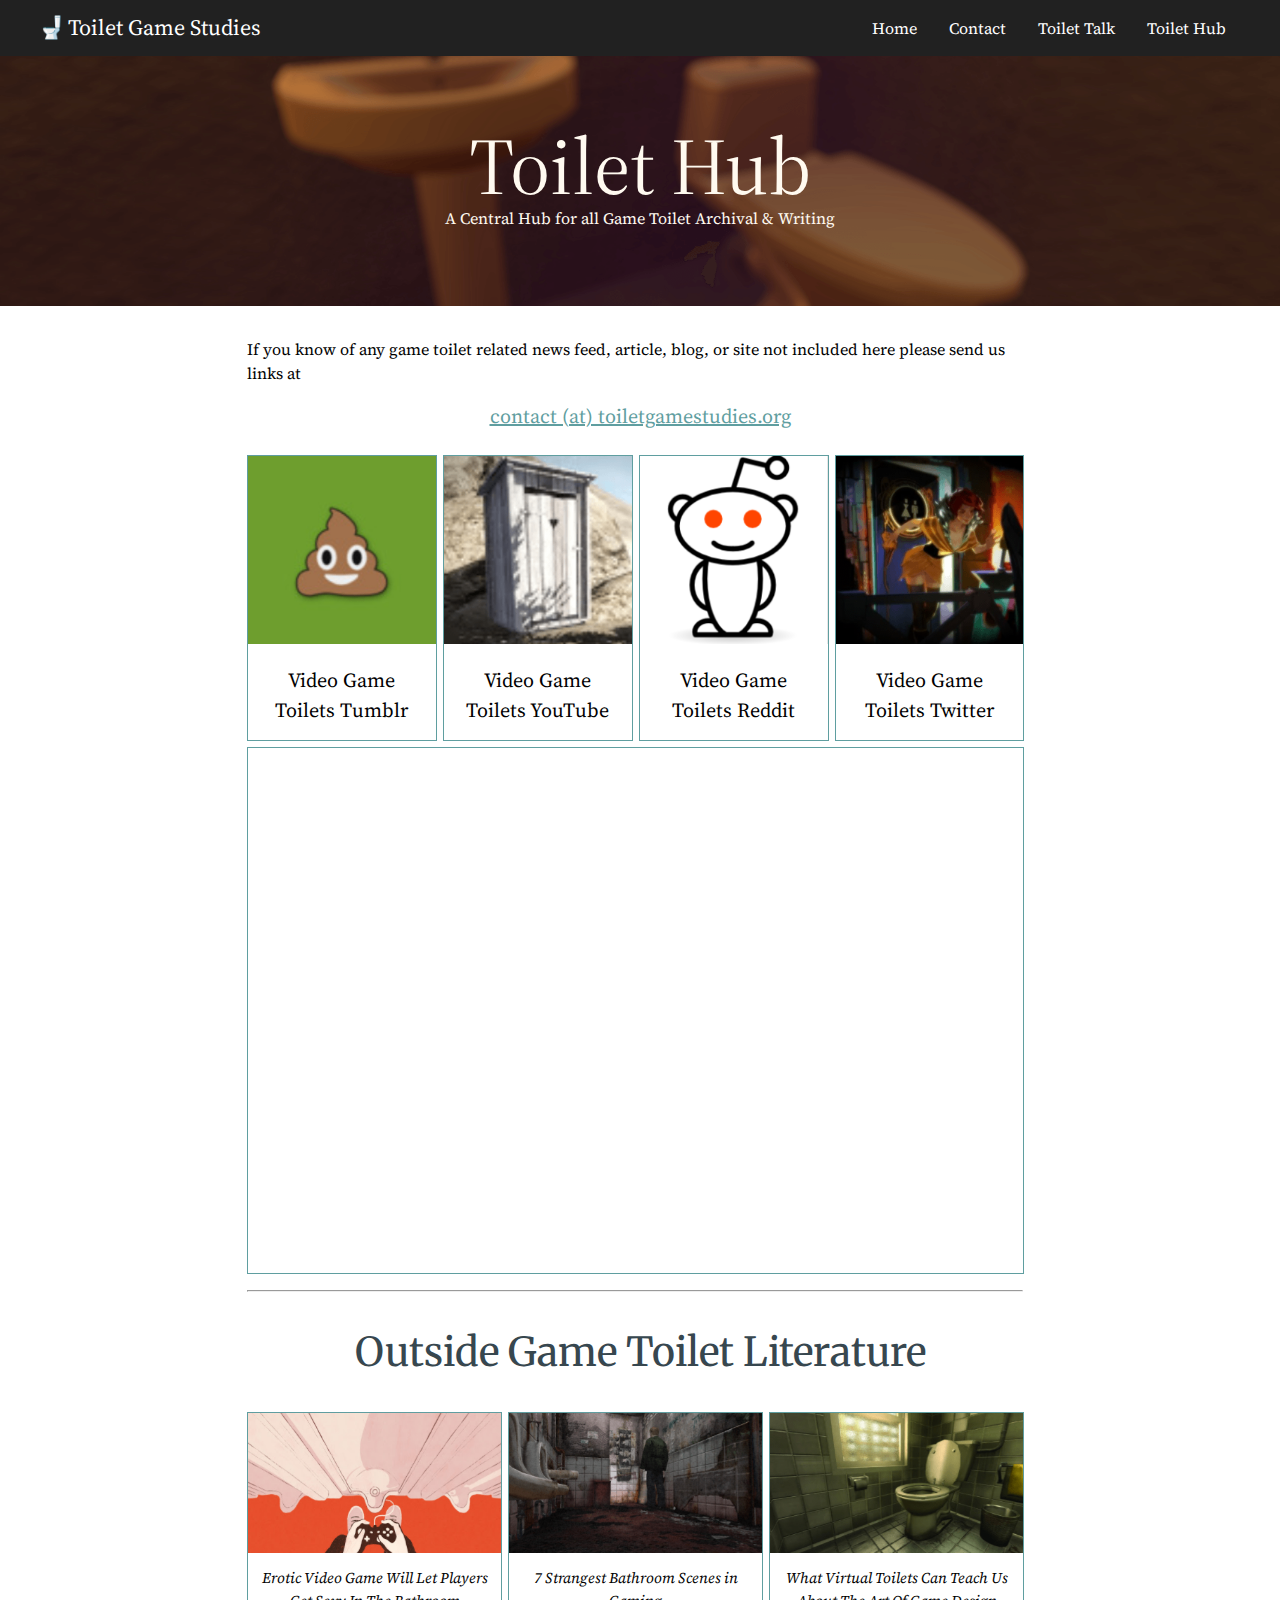
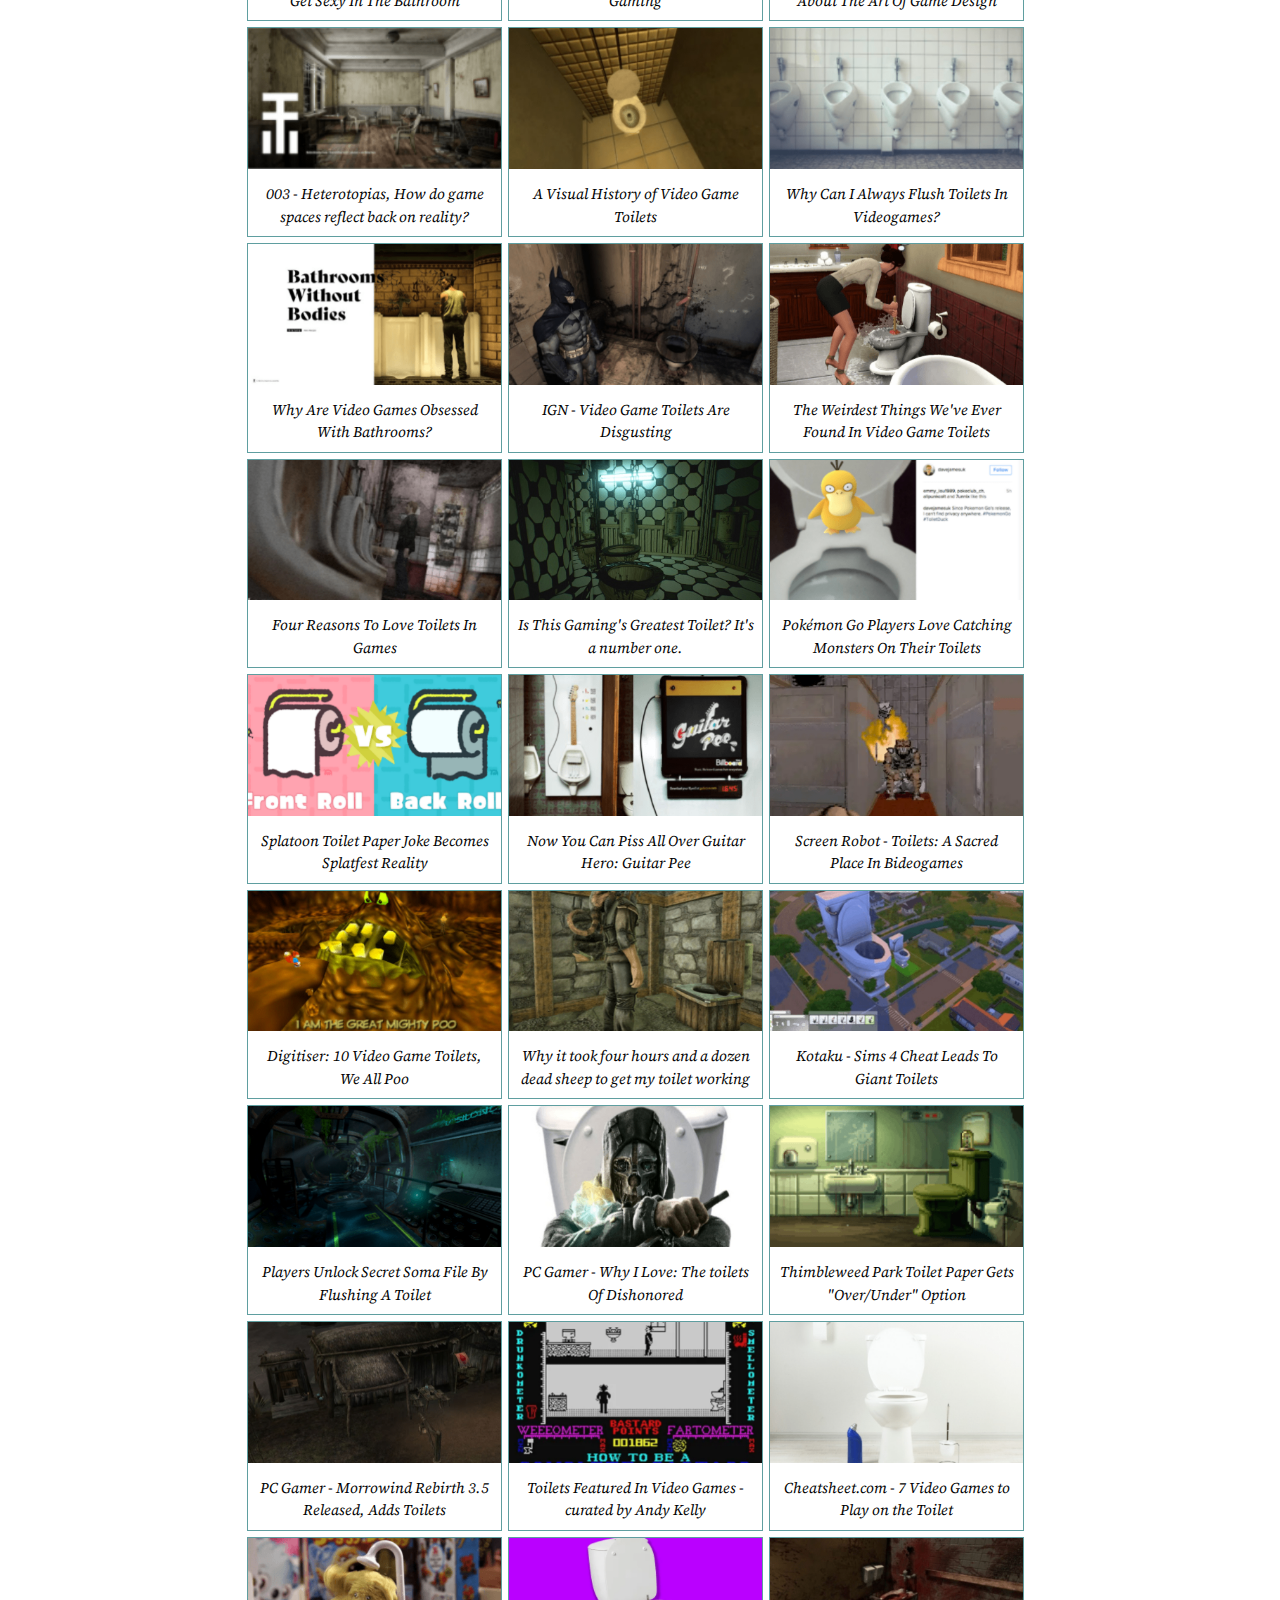
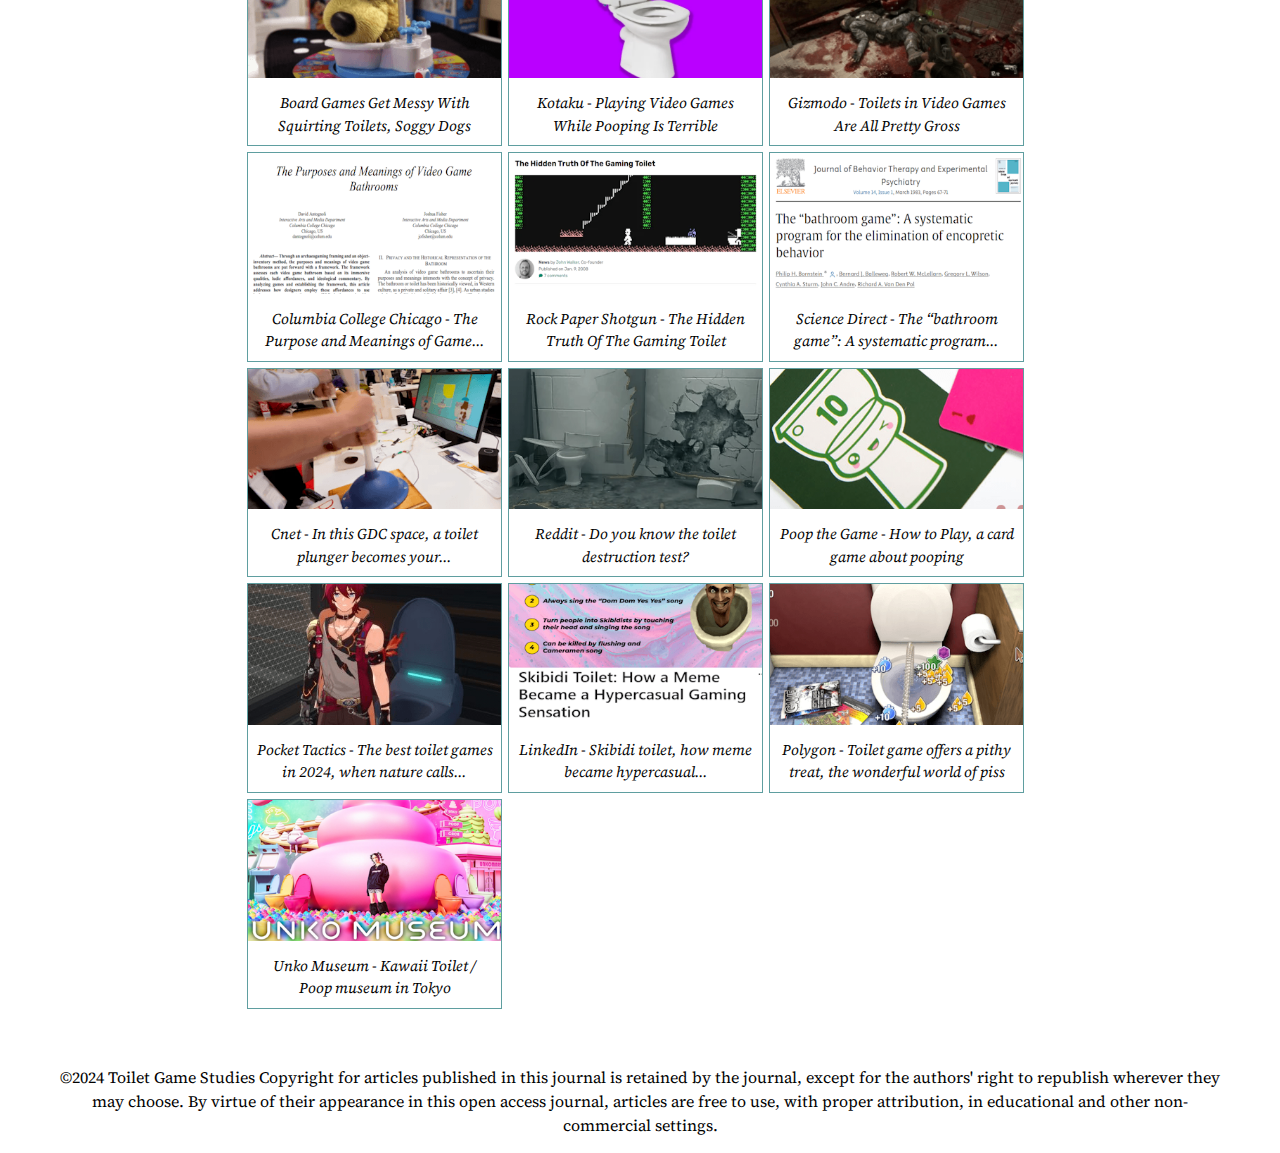
<file: toilet_hub.html>
<!DOCTYPE html>
<html lang="en">
	<head>
		<title>Toilet Hub</title>
        <meta charset="utf-8">
        <meta name="author" content="Steven Harmon">
        <meta name="description" content="Toilet Hub">
        <meta name="keywords" content="outside articles, toilets, video game toilets, bathrooms, toilets in games, game toilets, game bathrooms">
        <meta name="viewport" content="width=device-width-,initial-scale=1">
        
        <link rel="stylesheet" type = "text/css" href="mainStyle.css">
        
		<style>
			h1{
				font-family: 'Source Serif Pro', serif;
				font-size: 80px;
				font-weight: normal;
				color: floralwhite;
				min-width: 165px;
                margin-top: 0px;
                padding-top: 70px;
				margin-bottom:0px;
                text-align: center;
                line-height: 1;
			}
			h2{
				font-family: 'Source Serif Pro', serif;
				font-size: 22px;
				font-weight: normal;
				color: white;
				position: absolute;
				top: -7px;
				left: 3%;
			}
			#head_banner{
				background-image: url("imgs/toiletbanner4.png");
				height: 250px;
				background-position: center;
				background-repeat: no-repeat;
				background-size: cover;
				position: relative;
				margin: 0px;
			}
            #head_banner p{
				color: floralwhite;
                text-align: center;
                margin: 0px;
			}
			#content_bdy{
				padding-top:15px;
				position: relative; 
                width: 786px;
				margin: auto;
			}
            .a_link a:link{
				color: CadetBlue;
			}
			.a_link a:hover{
				color: DarkCyan;
			}
            .centertxt{
                text-align: center;
                font-size: 20px;
            }
			.bdysubtxt{
				color: DimGray;
				font-size: 20px;
			}
            .column{
                float: left;
            }
            .resp3 {
                margin-top: 0px;
                margin-right: 6px;
                margin-bottom: 6px;
                float: left;
                width: 32.2%;
                border: 1px solid CadetBlue;
            }
            .resp3 .desc{
                font-style: italic;
                padding: 8px;
                font-size: 15px;
            }
            .resp3:hover {
                color:white;
                background-color: CadetBlue;
            }
            .resp3 img {
              width: 100%;
              height: auto;
            }
            .resp4 {
                margin-top: 0px;
                margin-right: 6px;
                float: left;
                width: 23.9%;
                border: 1px solid CadetBlue;
            }
            .resp4:hover {
                color:white;
                background-color: CadetBlue;
            }
            .resp4 img {
                 width: 100%;
                 height: auto;
            }
            .desc {
                padding: 15px;
                text-align: center;
                font-size: 20px;
            }
            hr{
                margin-top: 10px;
                margin-bottom: 10px;
                position: relative;
                left: -5px;
                width:98.5%;
            }
            #header3{
                font-family: 'Merriweather', serif;
				font-size: 40px;
				color: #37474F;
                text-align: center;
                line-height: 1;
            }
            embed{
                border: 1px solid CadetBlue;
                margin-top: 6px;
            }
            @media(max-width:800px){
                #header h2{
                    visibility: hidden;
                }
                .toiletemoji{
                    visibility: visible;
                }
                #content_bdy{
                    margin-left: 5%;
                    float: none;
                    width: 100%;
                }
                .resp3 {
                    width: 44.85%;
                    margin-top: 6px;
                    margin-right: 6px;
                }
                .resp3 .desc{
                    font-size: 15px;
                    padding: 2px;
                    
                }
                .resp4 {
                    margin-top: 0px;
                    margin-right: 6px;
                    float: left;
                    width: 21.9%;
                    border: 1px solid CadetBlue;
                }
                hr{
                    margin-top: 10px;
                    margin-bottom: 10px;
                    position: relative;
                    left: -28px;
                    width:91%;
                }
                #header3{
                    font-family: 'Merriweather', serif;
                    font-size: 30px;
                    color: #37474F;
                    text-align: center;
                    line-height: 1;
                    position: relative;
                    left: -20px;
                }
                embed{
                    display: none;
                }
            }
            @media(max-width:500px){
                .resp3 {
                    width: 94%;
                }
                hr{
                    margin-top: 10px;
                    margin-bottom: 10px;
                    position: relative;
                    left: -14.5px;
                    width:93%;
                }
            }
		</style>
	</head>
	<body>
		<div id="header">
			<div class="toiletemoji">🚽</div>
			<h2>&nbsp; &nbsp; &nbsp; Toilet Game Studies</h2>
			<ul>
				<li><a href="toilet_hub.html">Toilet Hub</a></li>
				<li><a href="toilet_talk.html">Toilet Talk</a></li>
				<li><a href="contact.html">Contact</a></li>
				<li><a href="index.html">Home</a></li>
			</ul>
		</div>
		<div id="head_banner">
			<h1>Toilet Hub</h1>
            <p>A Central Hub for all Game Toilet Archival &amp; Writing</p>
		</div>
		<div id="content_bdy">
            <p>If you know of any game toilet related news feed, article, blog, or site not included here please send us links at</p>
            <div class="centertxt">
                <span class="a_link"><a href="contact.html">contact (at) toiletgamestudies.org</a></span>
            </div>
            <div class="clearfloat"></div>
            <br>
            <div class="resp4">
                <a target="_blank" href="https://vgtoilets.tumblr.com/">
                    <img src="imgs/thumb28.png" alt="poop emoji on green background">
                </a>
                <div class="desc">Video Game Toilets Tumblr</div>
            </div>
            <div class="resp4">
                <a target="_blank" href="https://www.youtube.com/user/vgtoilets/videos">
                    <img src="imgs/thumb29.png" alt="pixelated outhouse">
                </a>
                <div class="desc">Video Game Toilets YouTube</div>
            </div>
            <div class="resp4">
                <a target="_blank" href="https://www.reddit.com/r/VideoGameToilets/">
                    <img src="imgs/thumb30.png" alt="reddit icon">
                </a>
                <div class="desc">Video Game Toilets Reddit</div>
            </div>
            <div class="resp4">
                <a target="_blank" href="https://twitter.com/ingametoilets">
                    <img src="imgs/thumb31.png" alt="poop emoji on green background">
                </a>
                <div class="desc">Video Game Toilets Twitter</div>
            </div>
            <div class="clearfloat"></div>
            
            <embed src="https://toiletsinvideogames.tumblr.com/" style="width: 98.6%; height: 525px;">
            <div class="clearfloat"></div>
            
            <hr>
            
            <div id="header3"><p>Outside Game Toilet Literature</p></div>
            <div class="clearfloat"></div>
            
            <div class="resp3">
                <a target="_blank" href="https://kotaku.com/erotic-gay-bar-game-will-let-players-get-sexy-in-the-ba-1787600975">
                    <img src="imgs/thumb1.png" alt="man holding game controller next to urinal">
                </a>
                <div class="desc">Erotic Video Game Will Let Players Get Sexy In The Bathroom</div>
            </div>
            <div class="resp3">
                <a target="_blank" href="https://tay.kinja.com/7-strangest-bathroom-scenes-in-gaming-1605498017">
                    <img src="imgs/thumb2.png" alt="Silent Hill bathroom screenshot">
                </a>
                <div class="desc">7 Strangest Bathroom Scenes in Gaming</div>
            </div>
            <div class="resp3">
                <a target="_blank" href="https://www.pcgamer.com/what-virtual-toilets-can-teach-us-about-the-art-of-game-design/">
                    <img src="imgs/thumb3.png" alt="Soma toilet screenshot">
                </a>
                <div class="desc">What Virtual Toilets Can Teach Us About The Art Of Game Design</div>
            </div>
            
            <div class="resp3">
                <a target="_blank" href="http://www.heterotopiaszine.com/003-2/">
                    <img src="imgs/thumb4.png" alt="Magazine cover. A decrepid house.">
                </a>
                <div class="desc">003 - Heterotopias, How do game spaces reflect back on reality?</div>
            </div>
            <div class="resp3">
                <a target="_blank" href="https://kotaku.com/a-visual-history-of-video-game-toilets-462053646">
                    <img src="imgs/thumb5.png" alt="Half Life 2 toilet screenshot">
                </a>
                <div class="desc">A Visual History of Video Game Toilets</div>
            </div>
            <div class="resp3">
                <a target="_blank" href="http://www.bitcultures.com/why-can-i-always-flush-toilets-in-video-games/">
                    <img src="imgs/thumb6.png" alt="row of urinals">
                </a>
                <div class="desc">Why Can I Always Flush Toilets In Videogames?</div>
            </div>
            
            <div class="resp3">
                <a target="_blank" href="https://www.vice.com/en/article/a3k3a8/why-are-video-games-obsessed-with-bathrooms">
                    <img src="imgs/thumb7.png" alt="Magazine cover titled Bathroom Without Bodies, man standing at urinal">
                </a>
                <div class="desc">Why Are Video Games Obsessed With Bathrooms?</div>
            </div>
            <div class="resp3">
                <a target="_blank" href="https://www.ign.com/articles/2014/11/19/video-game-toilets-are-disgusting">
                    <img src="imgs/thumb8.png" alt="Batman toilet screenshot">
                </a>
                <div class="desc">IGN - Video Game Toilets Are Disgusting</div>
            </div>
            <div class="resp3">
                <a target="_blank" href="https://www.gamesradar.com/weirdest-things-weve-ever-found-video-game-toilets/">
                    <img src="imgs/thumb9.png" alt="Sims unclogging toilet screenshot">
                </a>
                <div class="desc">The Weirdest Things We've Ever Found In Video Game Toilets</div>
            </div>
            
            <div class="resp3">
                <a target="_blank" href="https://www.rockpapershotgun.com/2015/12/25/toilets-in-games/">
                    <img src="imgs/thumb10.png" alt="Silent Hill bathroom screenshot">
                </a>
                <div class="desc">Four Reasons To Love Toilets In Games</div>
            </div>
            <div class="resp3">
                <a target="_blank" href="https://www.rockpapershotgun.com/2015/09/17/is-this-gamings-greatest-toilet-the-toilet-publishers-dont-want-you-to-see/">
                    <img src="imgs/thumb11.png" alt="Albino Lullaby toilet screenshot">
                </a>
                <div class="desc">Is This Gaming's Greatest Toilet? It's a number one.</div>
            </div>
            <div class="resp3">
                <a target="_blank" href="https://kotaku.com/pokemon-go-players-love-catching-monsters-on-their-toil-1783220572">
                    <img src="imgs/thumb12.png" alt="Pokemon GO character Psyduck on toilet">
                </a>
                <div class="desc">Pokémon Go Players Love Catching Monsters On Their Toilets</div>
		    </div>
            
            <div class="resp3">
                <a target="_blank" href="https://kotaku.com/splatoon-toilet-paper-joke-becomes-splatfest-reality-1819023215">
                    <img src="imgs/thumb13.png" alt="toilet paper roll illustration">
                </a>
                <div class="desc">Splatoon Toilet Paper Joke Becomes Splatfest Reality</div>
            </div>
            <div class="resp3">
                <a target="_blank" href="https://kotaku.com/now-you-can-piss-all-over-guitar-hero-5915352">
                    <img src="imgs/thumb14.png" alt="guitar urinal installation">
                </a>
                <div class="desc">Now You Can Piss All Over Guitar Hero: Guitar Pee</div>
            </div>
            <div class="resp3">
                <a target="_blank" href="https://screenrobot.com/toilets-special-place-videogames/">
                    <img src="imgs/thumb15.png" alt="Duke Nukem 3D toilet screenshot">
                </a>
                <div class="desc">Screen Robot - Toilets: A Sacred Place In Bideogames</div>
		    </div>
            
            <div class="resp3">
                <a target="_blank" href="https://www.digitiser2000.com/main-page/10-video-game-toilets">
                    <img src="imgs/thumb16.png" alt="Conkers Bad Fur Day screenshot">
                </a>
                <div class="desc">Digitiser: 10 Video Game Toilets, We All Poo</div>
            </div>
            <div class="resp3">
                <a target="_blank" href="https://www.pcgamer.com/why-it-took-four-hours-and-a-dozen-dead-sheep-to-get-my-toilet-working-in-ark-survival-evolved/">
                    <img src="imgs/thumb17.png" alt="Ark: Survival Evolved toilet screenshot">
                </a>
                <div class="desc">Why it took four hours and a dozen dead sheep to get my toilet working</div>
            </div>
            <div class="resp3">
                <a target="_blank" href="https://kotaku.com/sims-4-cheat-leads-to-giant-toilets-1631062620">
                    <img src="imgs/thumb18.png" alt="Sims giant toilet cheat screenshot">
                </a>
                <div class="desc">Kotaku - Sims 4 Cheat Leads To Giant Toilets</div>
		    </div>
            
            <div class="resp3">
                <a target="_blank" href="https://kotaku.com/players-unlock-secret-soma-file-by-flushing-a-toilet-1733052120">
                    <img src="imgs/thumb19.png" alt="Soma screenshot">
                </a>
                <div class="desc">Players Unlock Secret Soma File By Flushing A Toilet</div>
            </div>
            <div class="resp3">
                <a target="_blank" href="https://www.pcgamer.com/why-i-love-the-toilets-of-dishonored/">
                    <img src="imgs/thumb20.png" alt="Dishonored protagonist in toilet">
                </a>
                <div class="desc">PC Gamer - Why I Love: The toilets Of Dishonored</div>
            </div>
            <div class="resp3">
                <a target="_blank" href="https://www.pcgamer.com/thimbleweed-park-toilet-paper-gets-a-reversible-overunder-menu-option/">
                    <img src="imgs/thumb21.png" alt="Thimbleweed Park Toilet screenshot">
                </a>
                <div class="desc">Thimbleweed Park Toilet Paper Gets "Over/Under" Option</div>
		    </div>
            
            <div class="resp3">
                <a target="_blank" href="https://www.pcgamer.com/morrowind-rebirth-35-released-adds-toilets/">
                    <img src="imgs/thumb22.png" alt="Morrowind screenshot">
                </a>
                <div class="desc">PC Gamer - Morrowind Rebirth 3.5 Released, Adds Toilets</div>
            </div>
            <div class="resp3">
                <a target="_blank" href="https://www.itsnicethat.com/articles/video-game-toilets">
                    <img src="imgs/thumb23.png" alt="retro game toilet image">
                </a>
                <div class="desc">Toilets Featured In Video Games - curated by Andy Kelly</div>
            </div>
            <div class="resp3">
                <a target="_blank" href="https://www.cheatsheet.com/technology/games-to-play-on-the-toilet.html/">
                    <img src="imgs/thumb24.png" alt="toilet photo">
                </a>
                <div class="desc">Cheatsheet.com - 7 Video Games to Play on the Toilet</div>
		    </div>
            
            <div class="resp3">
                <a target="_blank" href="https://www.phillytrib.com/lifestyle/board-games-get-messy-with-squirting-toilets-soggy-dogs/article_3166a1be-b3ae-5406-902d-22a780ad4043.html">
                    <img src="imgs/thumb25.png" alt="Soggy Doggy photo">
                </a>
                <div class="desc">Board Games Get Messy With Squirting Toilets, Soggy Dogs</div>
            </div>
            <div class="resp3">
                <a target="_blank" href="https://kotaku.com/playing-video-games-while-pooping-is-terrible-1844651769/amp?__twitter_impression=true">
                    <img src="imgs/thumb26.png" alt="purple background toilet in foreground">
                </a>
                <div class="desc">Kotaku - Playing Video Games While Pooping Is Terrible</div>
            </div>
            <div class="resp3">
                <a target="_blank" href="https://gizmodo.com/toilets-in-video-games-are-all-pretty-gross-5992851">
                    <img src="imgs/thumb27.png" alt="bloody videogame murder scene at toilet">
                </a>
                <div class="desc">Gizmodo - Toilets in Video Games Are All Pretty Gross</div>
            </div> 
            <div class="resp3">
                <a target="_blank" href="https://mediaarts.colum.edu/vgbathrooms/wp-content/uploads/2021/08/The-Purposes-and-Meanings-of-Video-Game-Bathrooms.pdf">
                    <img src="imgs/thumb32.png" alt="screenshot of academic paper">
                </a>
                <div class="desc">Columbia College Chicago - The Purpose and Meanings of Game...</div>
            </div>
            <div class="resp3">
                <a target="_blank" href="https://www.rockpapershotgun.com/the-hidden-truth-of-the-gaming-toilet">
                    <img src="imgs/thumb33.png" alt="8 bit character next to pixelated toilet">
                </a>
                <div class="desc">Rock Paper Shotgun - The Hidden Truth Of The Gaming Toilet</div>
            </div>
            <div class="resp3">
                <a target="_blank" href="https://www.sciencedirect.com/science/article/abs/pii/0005791683900150?via%3Dihub">
                    <img src="imgs/thumb34.png" alt="screenshot of academic paper abstract">
                </a>
                <div class="desc">Science Direct - The “bathroom game”: A systematic program...</div>
            </div>
            <div class="resp3">
                <a target="_blank" href="https://www.cnet.com/pictures/alt-ctrl-gdc-where-a-toilet-plunger-becomes-your-game-controller/">
                    <img src="imgs/thumb35.png" alt="image of arms holding plunger next to monitor with virtual toilet">
                </a>
                <div class="desc">Cnet - In this GDC space, a toilet plunger becomes your...</div>
            </div>
            <div class="resp3">
                <a target="_blank" href="https://www.reddit.com/r/controlgame/comments/ikqrjc/do_you_know_the_old_toilet_destruction_test_i/?rdt=51133">
                    <img src="imgs/thumb36.png" alt="screenshot of Control, a pair of destroyed toilets">
                </a>
                <div class="desc">Reddit - Do you know the toilet destruction test?</div>
            </div>
            <div class="resp3">
                <a target="_blank" href="https://poopthegame.com/how-to-play/">
                    <img src="imgs/thumb37.png" alt="picture of cartoon toilet on playing card">
                </a>
                <div class="desc">Poop the Game - How to Play, a card game about pooping</div>
            </div>
            <div class="resp3">
                <a target="_blank" href="https://www.pockettactics.com/toilet-games">
                    <img src="imgs/thumb38.png" alt="screenshot of anime game character standing in front of toilet">
                </a>
                <div class="desc">Pocket Tactics - The best toilet games in 2024, when nature calls...</div>
            </div>
            <div class="resp3">
                <a target="_blank" href="https://www.linkedin.com/pulse/skibidi-toilet-how-meme-became-hypercasual-gaming-sensation-tony-">
                    <img src="imgs/thumb39.png" alt="Skibidi toilet head inside toilet, a garry's mod source engine head model inside virtual toilet">
                </a>
                <div class="desc">LinkedIn - Skibidi toilet, how meme became hypercasual...</div>
            </div>
            <div class="resp3">
                <a target="_blank" href="https://www.polygon.com/2016/1/4/10711912/the-wonderful-world-of-piss">
                    <img src="imgs/thumb40.png" alt="Screenshot of game, standing peeing inside toilet POV">
                </a>
                <div class="desc">Polygon - Toilet game offers a pithy treat, the wonderful world of piss</div>
            </div>
            <div class="resp3">
                <a target="_blank" href="https://www.unkomuseum.com/tokyo/">
                    <img src="imgs/thumb41.png" alt="Cover of unko museum">
                </a>
                <div class="desc">Unko Museum - Kawaii Toilet / Poop museum in Tokyo</div>
            </div>
        </div>
        <div class="clearfloat"></div>
        <footer>
            <p>©2024 Toilet Game Studies Copyright for articles published in this journal is retained by the journal, except for the authors' right to republish wherever they may choose. By virtue of their appearance in this open access journal, articles are free to use, with proper attribution, in educational and other non-commercial settings.</p>
        </footer>
    </body>
</html>
</file>
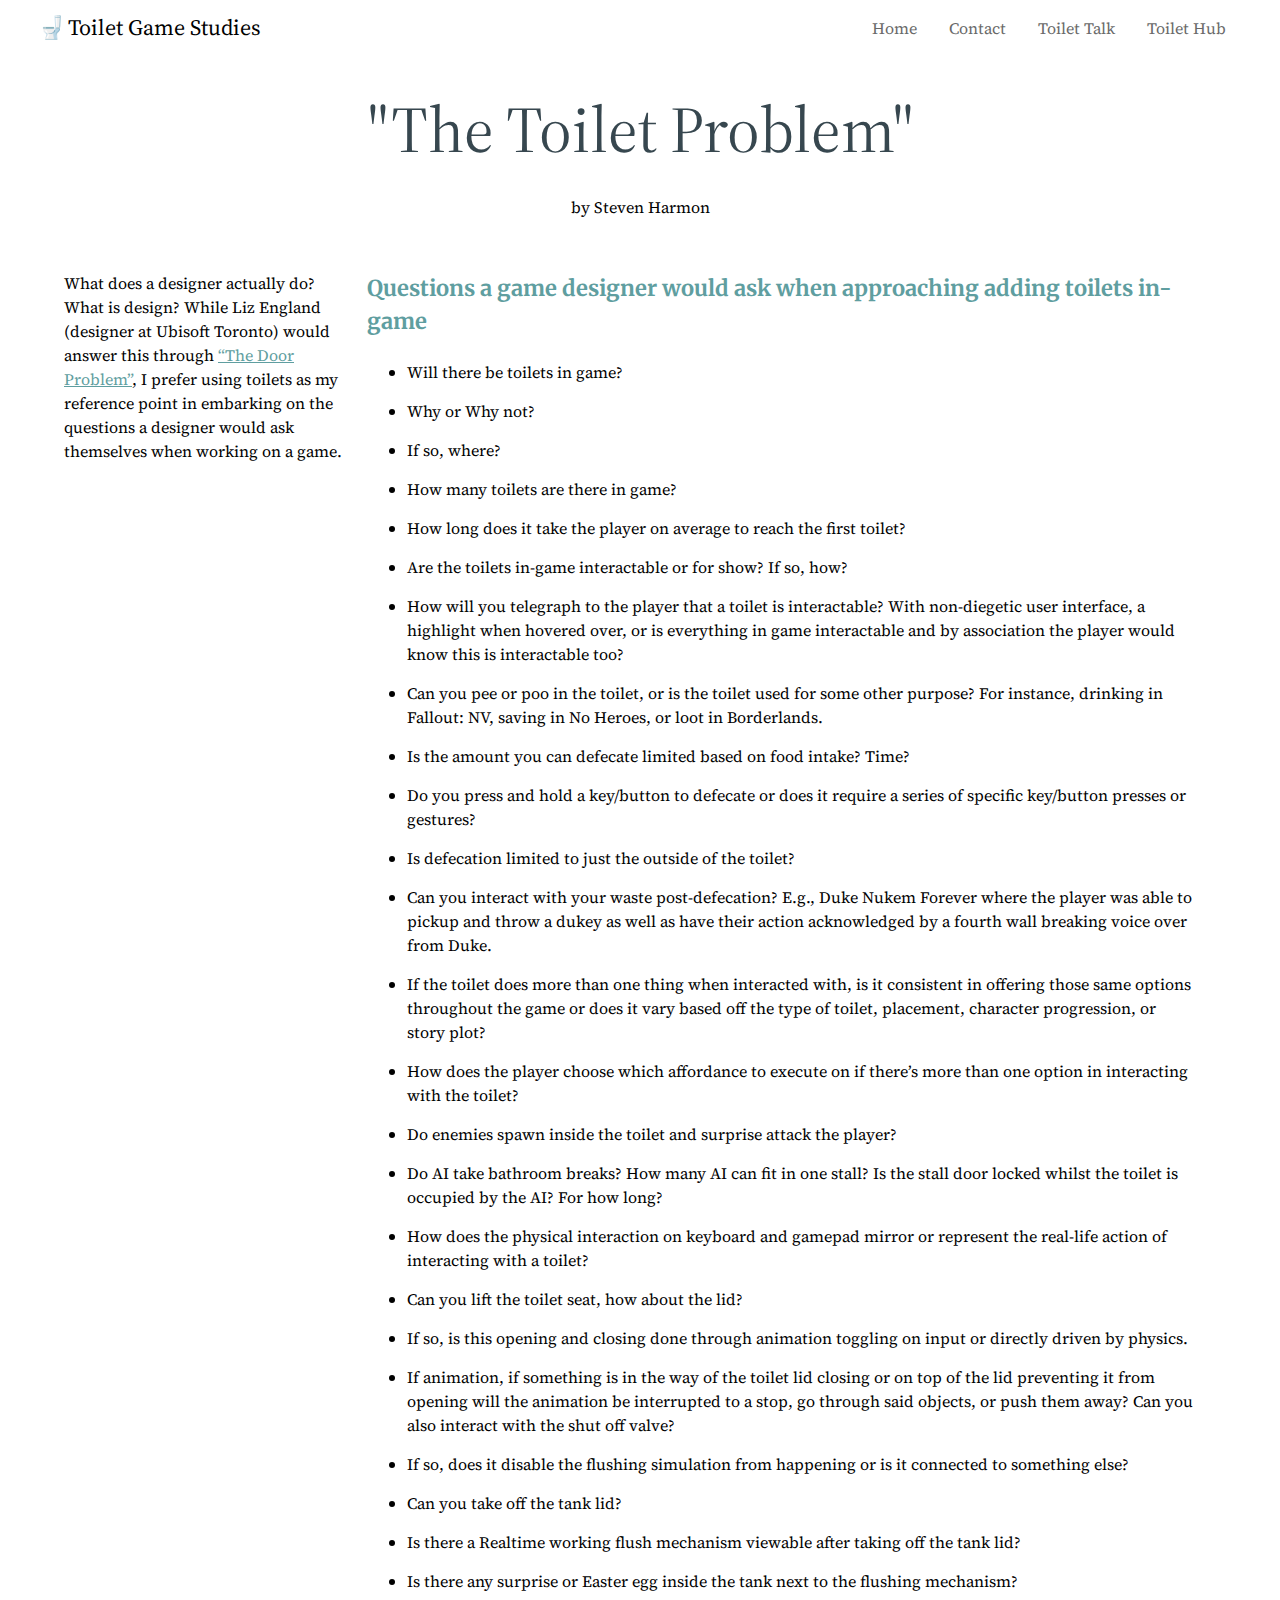
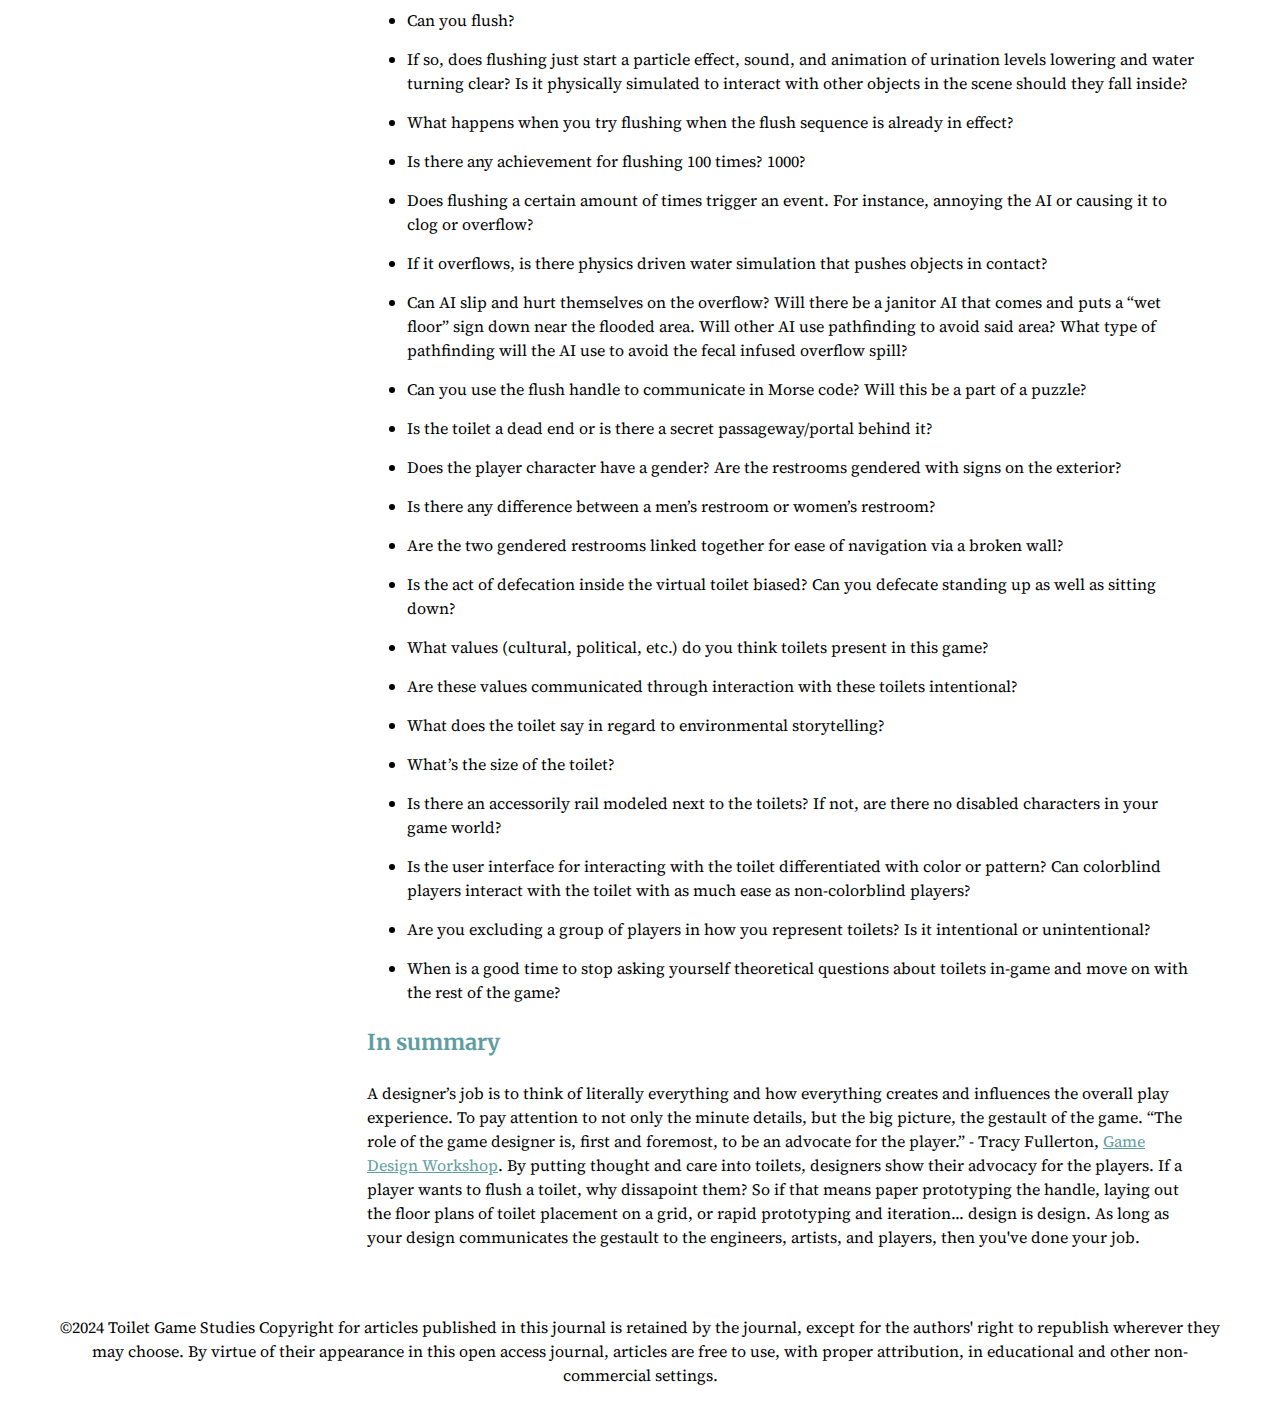
<file: toilet_problem.html>
<!DOCTYPE html>
<html lang="en">
	<head>
		<title>The Toilet Problem</title>
        <meta charset="utf-8">
        <meta name="author" content="Steven Harmon">
        <meta name="description" content="The Toilet Problem">
        <meta name="keywords" content="Steven Harmon, toilets, toilet, videogame toilets, toilet survey, design, Liz England, Ubisoft, The Door Problem, questions, game design">
        <meta name="viewport" content="width=device-width-,initial-scale=1">
        
		<link rel="stylesheet" type = "text/css" href="articleStyle.css">
	</head>
	<body>
		<div class="header">
			<div class="toiletemoji">🚽</div>
			<h2>&nbsp; &nbsp; &nbsp; Toilet Game Studies</h2>
			<dl>
				<dt><a href="toilet_hub.html">Toilet Hub</a></dt>
                <dd></dd>
				<dt><a href="toilet_talk.html">Toilet Talk</a></dt>
                <dd></dd>
				<dt><a href="contact.html">Contact</a></dt>
                <dd></dd>
				<dt><a href="index.html">Home</a></dt>
                <dd></dd>
			</dl>
		</div>
		<div class="sub_header">
			<h1>"The Toilet Problem"</h1>
			<div id="sub_heading">
			<p>by Steven Harmon</p>
			</div>
		</div>
		<div class="content_bdy">
			<div class="bdytxt_left">
				<p>What does a designer actually do? What is design? While Liz England (designer at Ubisoft Toronto) would answer this through <span class="a_link"><a href="http://www.lizengland.com/blog/2014/04/the-door-problem/" target="_blank">“The Door Problem”</a></span>, I prefer using toilets as my reference point in embarking on the questions a designer would ask themselves when working on a game.</p>
			</div>
			<div class="bdytxt_right">
                <h3>Questions a game designer would ask when approaching adding toilets in-game</h3>
				<ul>
                    <li>Will there be toilets in game?</li>
                    <li>Why or Why not?</li>
                    <li>If so, where?</li>
                    <li>How many toilets are there in game?</li>
                    <li>How long does it take the player on average to reach the first toilet?</li>
                    <li>Are the toilets in-game interactable or for show? If so, how?</li>
                    <li>How will you telegraph to the player that a toilet is interactable? With non-diegetic user interface, a highlight when hovered over, or is everything in game interactable and by association the player would know this is interactable too?</li>
                    <li>Can you pee or poo in the toilet, or is the toilet used for some other purpose? For instance, drinking in Fallout: NV, saving in No Heroes, or loot in Borderlands.</li>
                    <li>Is the amount you can defecate limited based on food intake? Time?</li>
                    <li>Do you press and hold a key/button to defecate or does it require a series of specific key/button presses or gestures?</li>
                    <li>Is defecation limited to just the outside of the toilet?</li>
                    <li>Can you interact with your waste post-defecation? E.g., Duke Nukem Forever where the player was able to pickup and throw a dukey as well as have their action acknowledged by a fourth wall breaking voice over from Duke.</li>
                    <li>If the toilet does more than one thing when interacted with, is it consistent in offering those same options throughout the game or does it vary based off the type of toilet, placement, character progression, or story plot?</li>
                    <li>How does the player choose which affordance to execute on if there’s more than one option in interacting with the toilet?</li>
                    <li>Do enemies spawn inside the toilet and surprise attack the player?</li>
                    <li>Do AI take bathroom breaks? How many AI can fit in one stall? Is the stall door locked whilst the toilet is occupied by the AI? For how long?</li>
                    <li>How does the physical interaction on keyboard and gamepad mirror or represent the real-life action of interacting with a toilet?</li>
                    <li>Can you lift the toilet seat, how about the lid?</li>
                    <li>If so, is this opening and closing done through animation toggling on input or directly driven by physics.</li>
                    <li>If animation, if something is in the way of the toilet lid closing or on top of the lid preventing it from opening will the animation be interrupted to a stop, go through said objects, or push them away?
                    Can you also interact with the shut off valve?</li>
                    <li>If so, does it disable the flushing simulation from happening or is it connected to something else?</li>
                    <li>Can you take off the tank lid?</li>
                    <li>Is there a Realtime working flush mechanism viewable after taking off the tank lid?</li>
                    <li>Is there any surprise or Easter egg inside the tank next to the flushing mechanism?</li>
                    <li>Can you flush?</li>
                    <li>If so, does flushing just start a particle effect, sound, and animation of urination levels lowering and water turning clear? Is it physically simulated to interact with other objects in the scene should they fall inside?</li>
                    <li>What happens when you try flushing when the flush sequence is already in effect?</li>
                    <li>Is there any achievement for flushing 100 times? 1000?</li>
                    <li>Does flushing a certain amount of times trigger an event. For instance, annoying the AI or causing it to clog or overflow?</li>
                    <li>If it overflows, is there physics driven water simulation that pushes objects in contact?</li>
                    <li>Can AI slip and hurt themselves on the overflow? Will there be a janitor AI that comes and puts a “wet floor” sign down near the flooded area. Will other AI use pathfinding to avoid said area?
                    What type of pathfinding will the AI use to avoid the fecal infused overflow spill?</li>
                    <li>Can you use the flush handle to communicate in Morse code? Will this be a part of a puzzle?</li>
                    <li>Is the toilet a dead end or is there a secret passageway/portal behind it?</li>
                    <li>Does the player character have a gender? Are the restrooms gendered with signs on the exterior?</li>
                    <li>Is there any difference between a men’s restroom or women’s restroom?</li>
                    <li>Are the two gendered restrooms linked together for ease of navigation via a broken wall?</li>
                    <li>Is the act of defecation inside the virtual toilet biased? Can you defecate standing up as well as sitting down?</li>
                    <li>What values (cultural, political, etc.) do you think toilets present in this game?</li>
                    <li>Are these values communicated through interaction with these toilets intentional?</li>
                    <li>What does the toilet say in regard to environmental storytelling?
                    <li>What’s the size of the toilet?</li>
                    <li>Is there an accessorily rail modeled next to the toilets? If not, are there no disabled characters in your game world?</li>
                    <li>Is the user interface for interacting with the toilet differentiated with color or pattern? Can colorblind players interact with the toilet with as much ease as non-colorblind players?</li>
                    <li>Are you excluding a group of players in how you represent toilets? Is it intentional or unintentional?</li>
                    <li>When is a good time to stop asking yourself theoretical questions about toilets in-game and move on with the rest of the game?</li>
				</ul>
                <h3>In summary</h3>
                <p>A designer’s job is to think of literally everything and how everything creates and influences the overall play experience. To pay attention to not only the minute details, but the big picture, the gestault of the game. “The role of the game designer is, first and foremost, to be an advocate for the player.” - Tracy Fullerton, <span class="a_link"><a href="https://www.routledge.com/Game-Design-Workshop-A-Playcentric-Approach-to-Creating-Innovative-Games/Fullerton/p/book/9781138098770" target="_blank">Game Design Workshop</a></span>. By putting thought and care into toilets, designers show their advocacy for the players. If a player wants to flush a toilet, why dissapoint them? So if that means paper prototyping the handle, laying out the floor plans of toilet placement on a grid, or rapid prototyping and iteration... design is design. As long as your design communicates the gestault to the engineers, artists, and players, then you've done your job.</p>
			</div>
		</div>
        <div class="clearfloat"></div>
		<footer>
			<p>©2024 Toilet Game Studies Copyright for articles published in this journal is retained by the journal, except for the authors' right to republish wherever they may choose. By virtue of their appearance in this open access journal, articles are free to use, with proper attribution, in educational and other non-commercial settings.</p>
		</footer>
	</body>
</html>
</file>
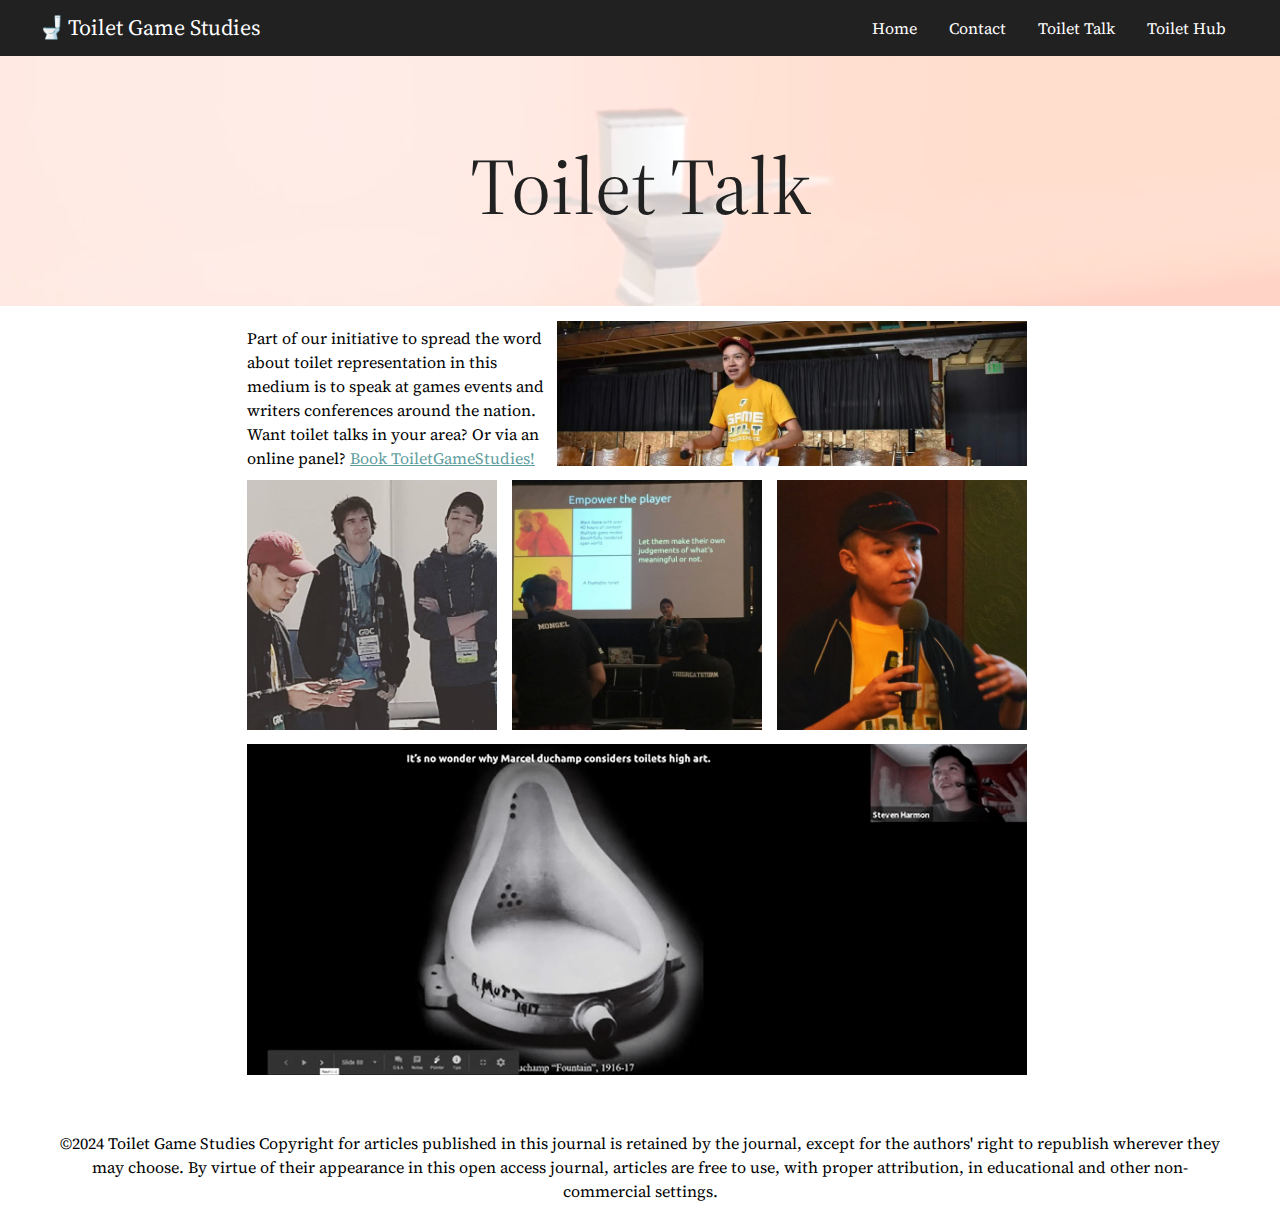
<file: toilet_talk.html>
<!DOCTYPE html>
<html lang="en">
	<head>
		<title>Toilet Talk</title>
        <meta charset="utf-8">
        <meta name="author" content="Steven Harmon">
        <meta name="description" content="Toilet Talk">
        <meta name="keywords" content="Steven Harmon, toilets, talk, GDC, Lost Levels, Dreamhack, Activision, speaker, confereces, events, CIGDA">
        <meta name="viewport" content="width=device-width-,initial-scale=1">
        
        <link rel="stylesheet" type = "text/css" href="mainStyle.css">
		<style>
			h1{
				font-family: 'Source Serif Pro', serif;
				font-size: 80px;
				font-weight: normal;
				color: #212121;
				min-width: 165px;
                margin-top: 0px;
                padding-top: 70px;
				margin-bottom:0px;
                text-align: center;
			}
			h2{
				font-family: 'Source Serif Pro', serif;
				font-size: 22px;
				font-weight: normal;
				color: white;
				position: absolute;
				top: -7px;
				left: 3%;
			}
            .toiletemoji{
                font-family: 'Source Serif Pro', serif;
				font-size: 22px;
				font-weight: normal;
				color: white;
				position: absolute;
				top: 11px;
				left: 3%;
            }
			#head_banner{
				background-image: url("imgs/toiletbanner2.png");
				height: 250px;
				background-position: center;
				background-repeat: no-repeat;
				background-size: cover;
				position: relative;
				margin: 0px;
			}
			#content_bdy{
				padding-top:15px;
				position: relative; 
                width: 786px;
				margin: auto;
			}
			.bdysubtxt{
				color: DimGray;
				font-size: 20px;
			}
            .column{
                  float: left;
            }
            .column_left{
                float: left;
                width: 300px;
                margin-left: 0px;
                margin-right: 0px;
            }
            .column_left p{
                margin-top:5px;
                margin-bottom: 0px;
            }
            .column_right{
                float: left;
                width: 470px;
                margin-left: 10px;
                margin-right: 0px;
            }
            .column3_left {
                float: left;
                width: 250px;
                margin-top:8px;
            }
            .column3_right {
                float: left;
                width: 250px;
                margin-left: 15px;
                margin-top:8px;
            }
            .clearfloat{
                clear: both;
            }
            .overlay {
                background-color: rgba(95,158,160,0.6);
                color: white;
                position: absolute;
                top: 0px;
                left: 0px;
                right: 0px;
                bottom: 0px;
                padding: 0px 2px;
                text-align: center;
                padding-top: 0px;
                visibility: hidden;
            }
            #img_gdc{}
            #img_dre{}
            #img_cig{}
            #img_cig2{}
            #img_atvi{margin-top: 8px;}
            #img_gdc .overlay{
                height: 250px;
                width: 246px;
                top: 175px;
            }
            #img_gdc p{
                padding-top: 85px;
                font-size: 25px;
            }
            #img_gdc:hover .overlay{
                visibility: visible;
            }
            #img_dre .overlay {
                left: 265px;
                height: 250px;
                width: 246px;
                top: 175px;
		    }
            #img_dre p{
                padding-top: 85px;
                font-size: 25px;
            }
            #img_dre:hover .overlay{
                visibility: visible;
            }
            #img_cig .overlay{
                left: 530px;
                height: 250px;
                width: 246px;
                top: 175px;
            }
            #img_cig p{
                padding-top: 85px;
                font-size: 25px;
            }
            #img_cig:hover .overlay{
                visibility: visible;
            }
            #img_cig2 .overlay{
                left: 310px;
                height: 146px;
                width: 466px;
                top: 15px;
            }
            #img_cig2 p{
                padding-top: 10px;
                font-size: 25px;
                padding-left: 15px;
                padding-right: 15px;
            }
            #img_cig2:hover .overlay{
                visibility: visible;
            }
            #img_atvi .overlay{
                height: 331px;
                width: 776px;
                top: 441px;
            }
            #img_atvi p{
                padding-top: 110px;
                font-size: 25px;
            }
            #img_atvi:hover .overlay{
                visibility: visible;
            }
            footer{
				position: relative;
				margin-left: 50px;
                margin-right: 50px;
				min-width: 350px;
                max-width: 1920px;
				text-align: center;
				margin-top: 50px;
			}
            @media(max-width:800px){
                #header h2{
                    visibility: hidden;
                }
                .toiletemoji{
                    visibility: visible;
                }
                #content_bdy{
                    margin-left: 5%;
                    float: none;
                    width: 100%;
                }
                .column_left{
                    float: none;
                    width: 90%;
                    margin-left: 0px;
                    margin-right: 5%;
                    margin-bottom: 8px;
                }
                .column_right{
                    float: none;
                    width: 94%;
                    margin-left: 0px;
                    margin-right: 5%;
                    margin-bottom: 0px;
                }
                .column_right img{
                    width: 100%; 
                }
                #img_cig2 .overlay{
                    visibility: visible;
                    position: relative;
                    width: 99.4%;
                    height: 55px;
                    left:0px;
                    top: auto;
                }
                #img_cig2 p{
                    padding-top: 18px;
                    font-size: 14.5px;
                    margin:0px;
                }
                #img_gdc .overlay{
                    visibility: visible;
                    position: relative;
                    width: 98%;
                    height: 55px;
                    left:0px;
                    top: auto;
                }
                #img_gdc p{
                    padding-top: 18px;
                    font-size: 14.5px;
                    margin:0px;
                }
                #img_dre .overlay{
                    visibility: visible;
                    position: relative;
                    width: 98%;
                    height: 55px;
                    left:0px;
                    top: 8px;
                }
                #img_dre p{
                    padding-top: 18px;
                    font-size: 14.5px;
                    margin:0px;
                }
                #img_cig .overlay{
                    visibility: visible;
                    position: relative;
                    width: 98%;
                    height: 55px;
                    left:0px;
                    top: 8px;
                }
                #img_cig p{
                    padding-top: 18px;
                    font-size: 14.5px;
                    margin:0px;
                }
                #img_atvi .overlay{
                    visibility: visible;
                    position: relative;
                    width: 93.4%;
                    height: 70px;
                    left:0px;
                    top: auto;
                }
                #img_atvi p{
                    padding-top: 18px;
                    font-size: 14.5px;
                    margin:0px;
                }
                .column3_left {
                    float: left;
                    width: 30%;
                    margin-top:8px;
                }
                .column3_right {
                    float: left;
                    width: 30%;
                    margin-left: 1.9%;
                    margin-top: 0px;
                }
                .column3_left img {
                    float: left;
                    width: 100%;
                    margin-top:0px;
                }
                .column3_right img{
                    float: left;
                    width: 100%;
                    margin-left: 0px;
                    margin-top: 8px;
                }
                #img_atvi{margin-top: 15px;}
                #img_atvi img{
                    width: 94%;
                }
                .overlay .a_link a:link{
                    color: white;
                    font-size: 15px;
                }
            }
		</style>
	</head>
	<body>
		<div id="header">
			<div class="toiletemoji">🚽</div>
			<h2>&nbsp; &nbsp; &nbsp; Toilet Game Studies</h2>
			<ul>
				<li><a href="toilet_hub.html">Toilet Hub</a></li>
				<li><a href="toilet_talk.html">Toilet Talk</a></li>
				<li><a href="contact.html">Contact</a></li>
				<li><a href="index.html">Home</a></li>
			</ul>
		</div>
		<div id="head_banner">
			<h1>Toilet Talk</h1>
		</div>
		<div id="content_bdy">
            <div class="column_left">
                <p>Part of our initiative to spread the word about toilet representation in this medium is to speak at games events and writers conferences around the nation. Want toilet talks in your area? Or via an online panel? <span class="a_link"><a href="contact.html">Book ToiletGameStudies!</a></span></p>
            </div>
            <div class="column_right">
                <div id="img_cig2">
                    <div class="overlay">
                        <p>Colorado Independent Game Developers Winter Party 2017</p>
                    </div>
                    <img src="imgs/cigda_party2.jpg" title="CIGDA_party2" alt="Colorado Independent Game Developers Party 2017" width="470">
                </div>
            </div>
            <div class="column">
                <div class="column3_left">
                    <div id="img_gdc">
                        <div class="overlay">
                            <p>GDC Lost Levels</p>
                        </div>
                        <img src="imgs/gdc_lost_levels.jpg" title="GDC_lostlevels" alt="GDC Lost Levels" width="250">
                    </div>                    
                </div>
                <div class="column3_right">
                    <div id="img_dre">
                        <div class="overlay">
                            <p>Dreamhack Austin</p>
                        </div>
                        <img src="imgs/dreamhack_austin.jpg" title="Dreamhack_Austin" alt="Dreamhack Austin" width="250">
                    </div>
                </div>
                <div class="column3_right">
                    <div id="img_cig">
                        <div class="overlay">
                            <p>CIGDA Party 2018</p>
                        </div>
                        <img src="imgs/cigda_party.jpg" title="CIGDA_party" alt="Colorado Indpendent Game Developers Winter Party 2018" width="250">
                    </div>
                </div>
            </div>
			<div class="clearfloat"></div>
            <div class="column">
                <div id="img_atvi">
                    <div class="overlay">
                        <p>Activision Summer Spearker Series 2020<br><span class="a_link"><a href="talk.html" target="_blank">Watch</a></span></p>                        
                    </div>
                    <img src="imgs/atvi_speaker_series2020.png" title="ATVI_Speaker" alt="Activision Summer Speaker Series 2020" width="780">
                </div>
            </div>
            <div class="clearfloat"></div>
		</div>
        <div class="clearfloat"></div>
        <footer>
            <p>©2024 Toilet Game Studies Copyright for articles published in this journal is retained by the journal, except for the authors' right to republish wherever they may choose. By virtue of their appearance in this open access journal, articles are free to use, with proper attribution, in educational and other non-commercial settings.</p>
        </footer>
    </body>
</html>
</file>
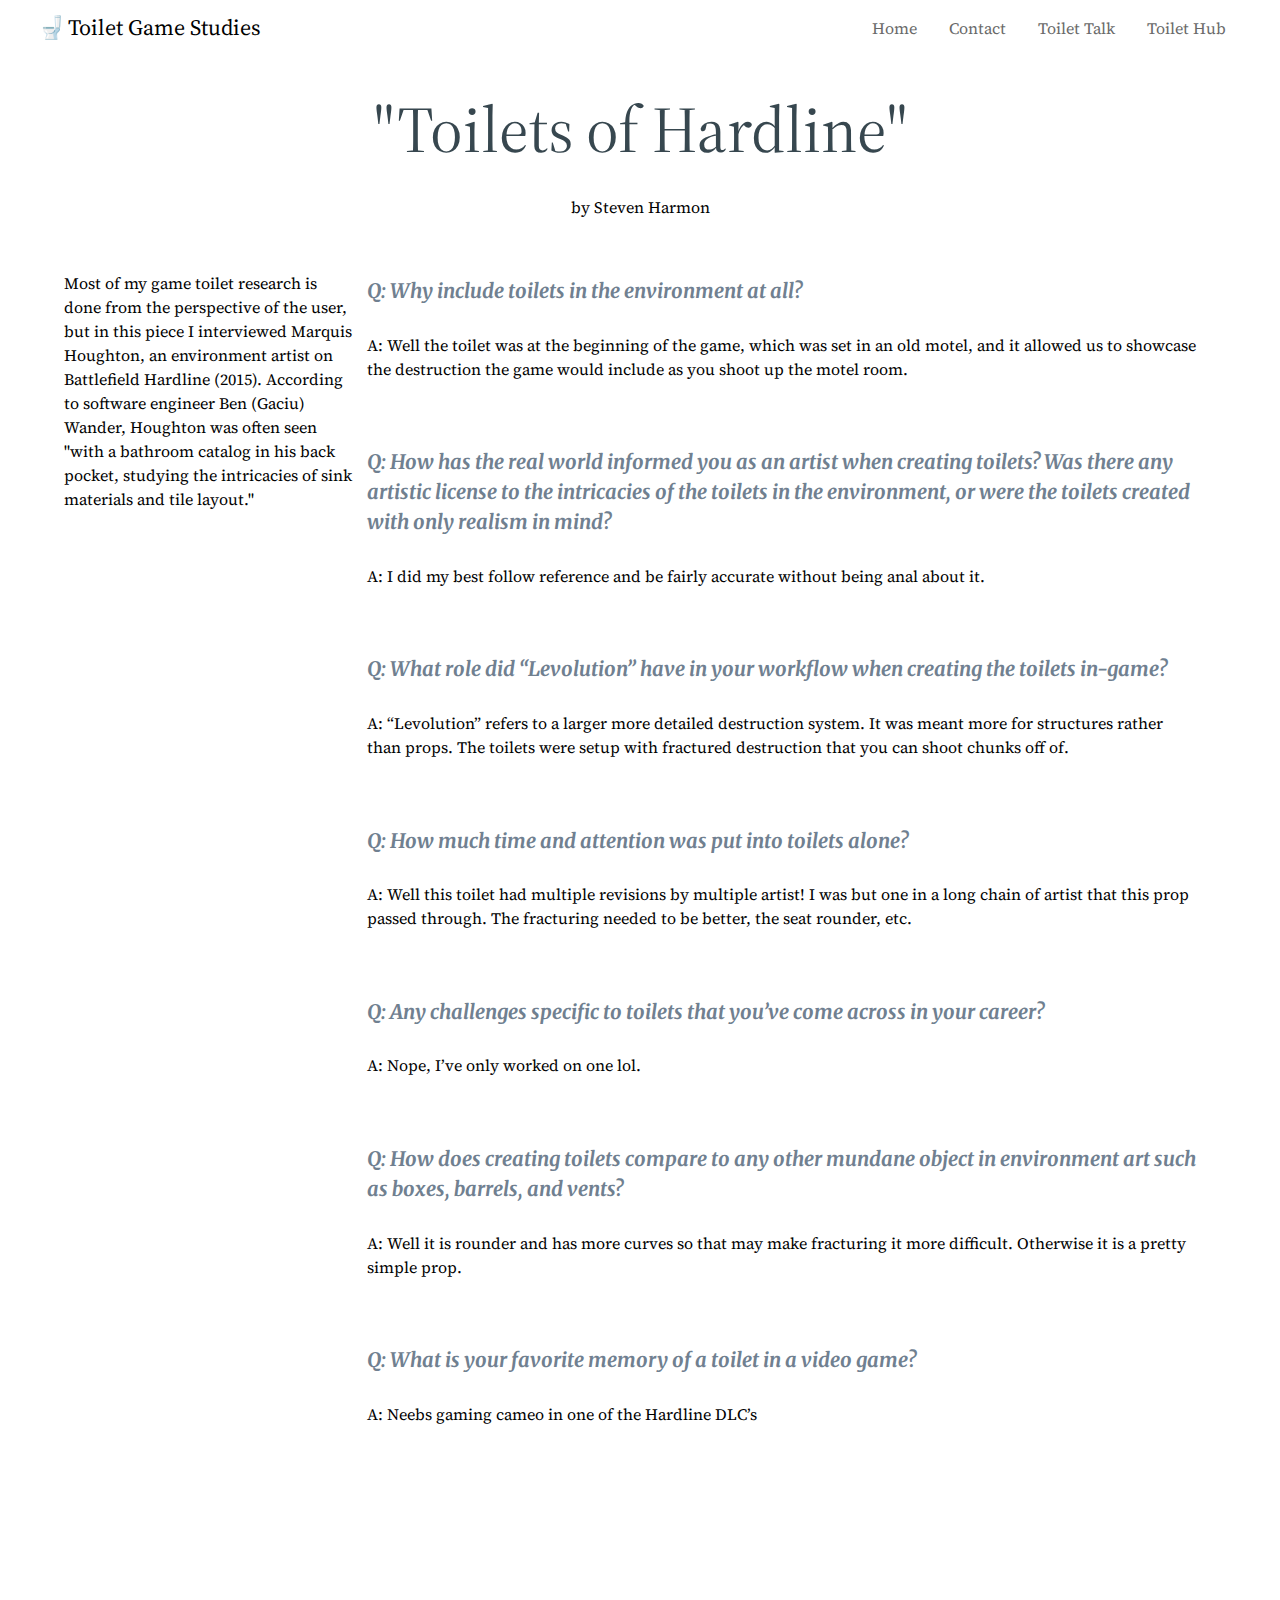
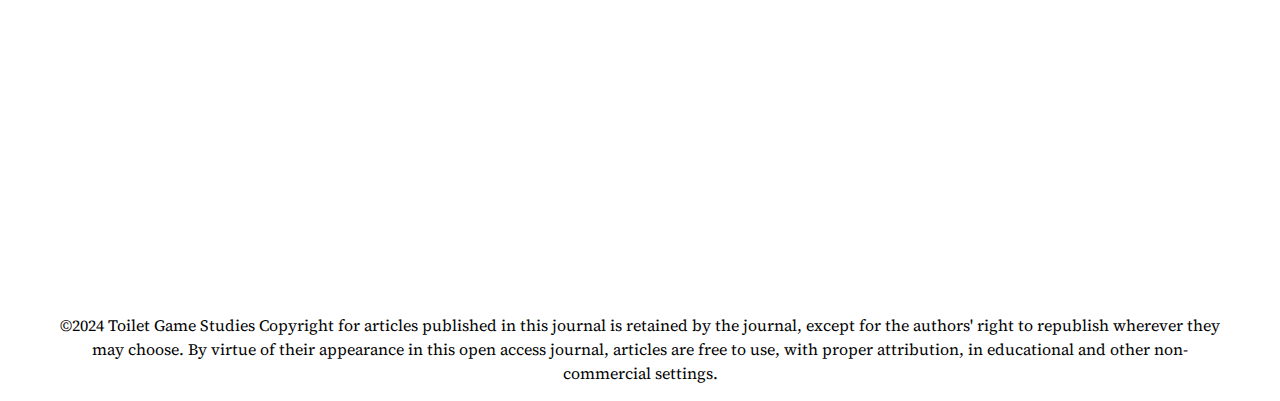
<file: toilets_of_hardline.html>
<!DOCTYPE html>
<html lang="en">
	<head>
		<title>Toilets of Hardline</title>
        <meta charset="utf-8">
        <meta name="author" content="Steven Harmon">
        <meta name="description" content="Toilets of Hardline">
        <meta name="keywords" content="Steven Harmon, toilets, toilet, videogame toilets, interview, artist, Marquis Houghton, Ben Wander, Battlefield, Hardline, Battlefield Hardline, destructable toilets, levolution, realism, references, destruction">
        <meta name="viewport" content="width=device-width-,initial-scale=1">
        
		<link rel="stylesheet" type = "text/css" href="articleStyle.css">
	</head>
	<body>
		<div class="header">
			<div class="toiletemoji">🚽</div>
			<h2>&nbsp; &nbsp; &nbsp; Toilet Game Studies</h2>
			<dl>
				<dt><a href="toilet_hub.html">Toilet Hub</a></dt>
                <dd></dd>
				<dt><a href="toilet_talk.html">Toilet Talk</a></dt>
                <dd></dd>
				<dt><a href="contact.html">Contact</a></dt>
                <dd></dd>
				<dt><a href="index.html">Home</a></dt>
                <dd></dd>
			</dl>
		</div>
		<div class="sub_header">
			<h1>"Toilets of Hardline"</h1>
			<div id="sub_heading">
			<p>by Steven Harmon</p>
			</div>
		</div>
		<div class="content_bdy">
			<div class="bdytxt_left">
				<p>Most of my game toilet research is done from the perspective of the user, but in this piece I interviewed Marquis Houghton, an environment artist on Battlefield Hardline (2015). According to software engineer Ben (Gaciu) Wander, Houghton was often seen "with a bathroom catalog in his back pocket, studying the intricacies of sink materials and tile layout."</p>
			</div>
			<div class="bdytxt_right">
                <h4>Q: Why include toilets in the environment at all?</h4>
				<p>A: Well the toilet was at the beginning of the game, which was set in an old motel, and it allowed us to showcase the destruction the game would include as you shoot up the motel room.</p>
                <br>
                <h4>Q: How has the real world informed you as an artist when creating toilets? Was there any artistic license to the intricacies of the toilets in the environment, or were the toilets created with only realism in mind?</h4>
                <p>A: I did my best follow reference and be fairly accurate without being anal about it.</p>
                <br>
                <h4>Q: What role did “Levolution” have in your workflow when creating the toilets in-game?</h4>
                <p>A: “Levolution” refers to a larger more detailed destruction system. It was meant more for structures rather than props. The toilets were setup with fractured destruction that you can shoot chunks off of.</p>
                <br>
                <h4>Q: How much time and attention was put into toilets alone?</h4>
                <p>A: Well this toilet had multiple revisions by multiple artist! I was but one in a long chain of artist that this prop passed through. The fracturing needed to be better, the seat rounder, etc.</p>
                <br>
                <h4>Q: Any challenges specific to toilets that you’ve come across in your career?</h4>
                <p>A: Nope, I’ve only worked on one lol.</p>
                <br>
                <h4>Q: How does creating toilets compare to any other mundane object in environment art such as boxes, barrels, and vents?</h4>
                <p>A: Well it is rounder and has more curves so that may make fracturing it more difficult. Otherwise it is a pretty simple prop.</p>
                <br>
                <h4>Q: What is your favorite memory of a toilet in a video game?</h4>
                <p>A: Neebs gaming cameo in one of the Hardline DLC’s</p>
                <div class= "cont_fullvid">
                    <iframe height="415" src="https://www.youtube-nocookie.com/embed/d7aP5vBkMTo" allow="accelerometer; autoplay; clipboard-write; encrypted-media; gyroscope; picture-in-picture" allowfullscreen></iframe>
                </div>
			</div>
		</div>
        <div class="clearfloat"></div>
		<footer>
			<p>©2024 Toilet Game Studies Copyright for articles published in this journal is retained by the journal, except for the authors' right to republish wherever they may choose. By virtue of their appearance in this open access journal, articles are free to use, with proper attribution, in educational and other non-commercial settings.</p>
		</footer>
	</body>
</html>
</file>
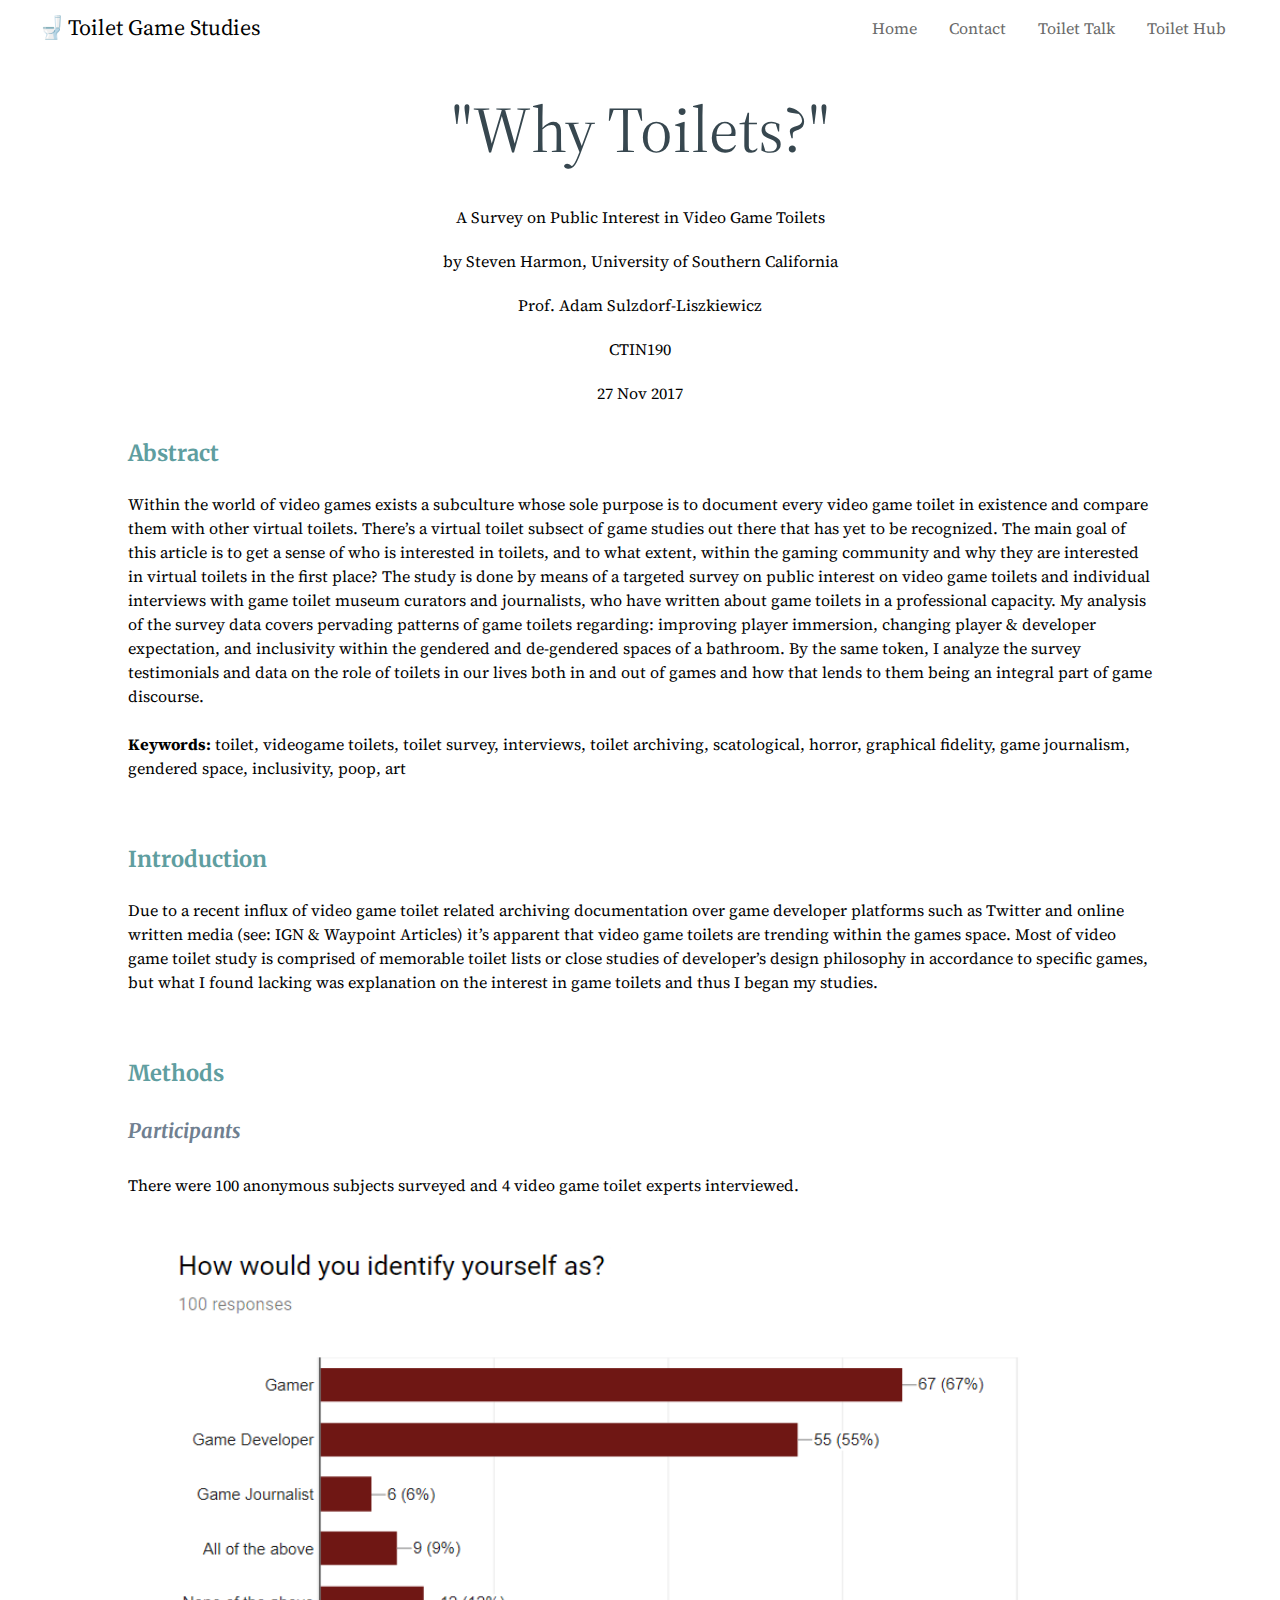
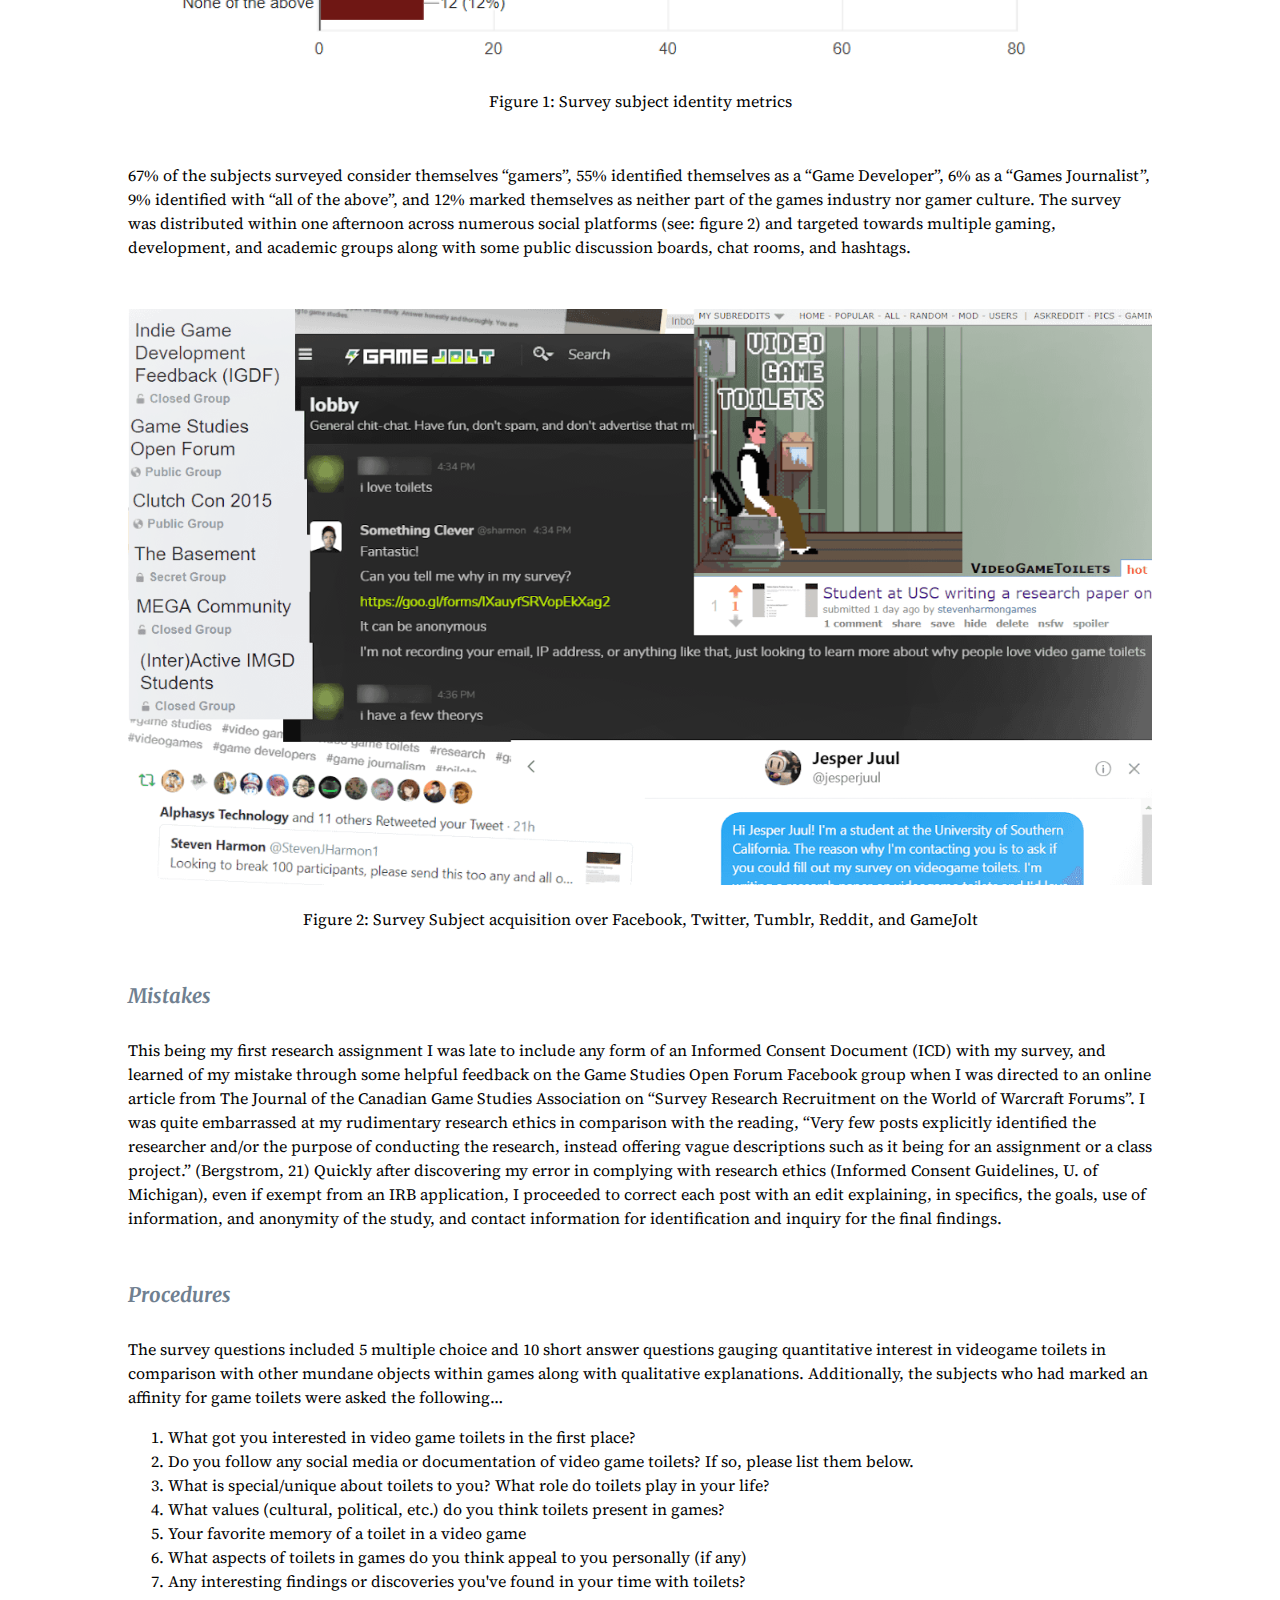
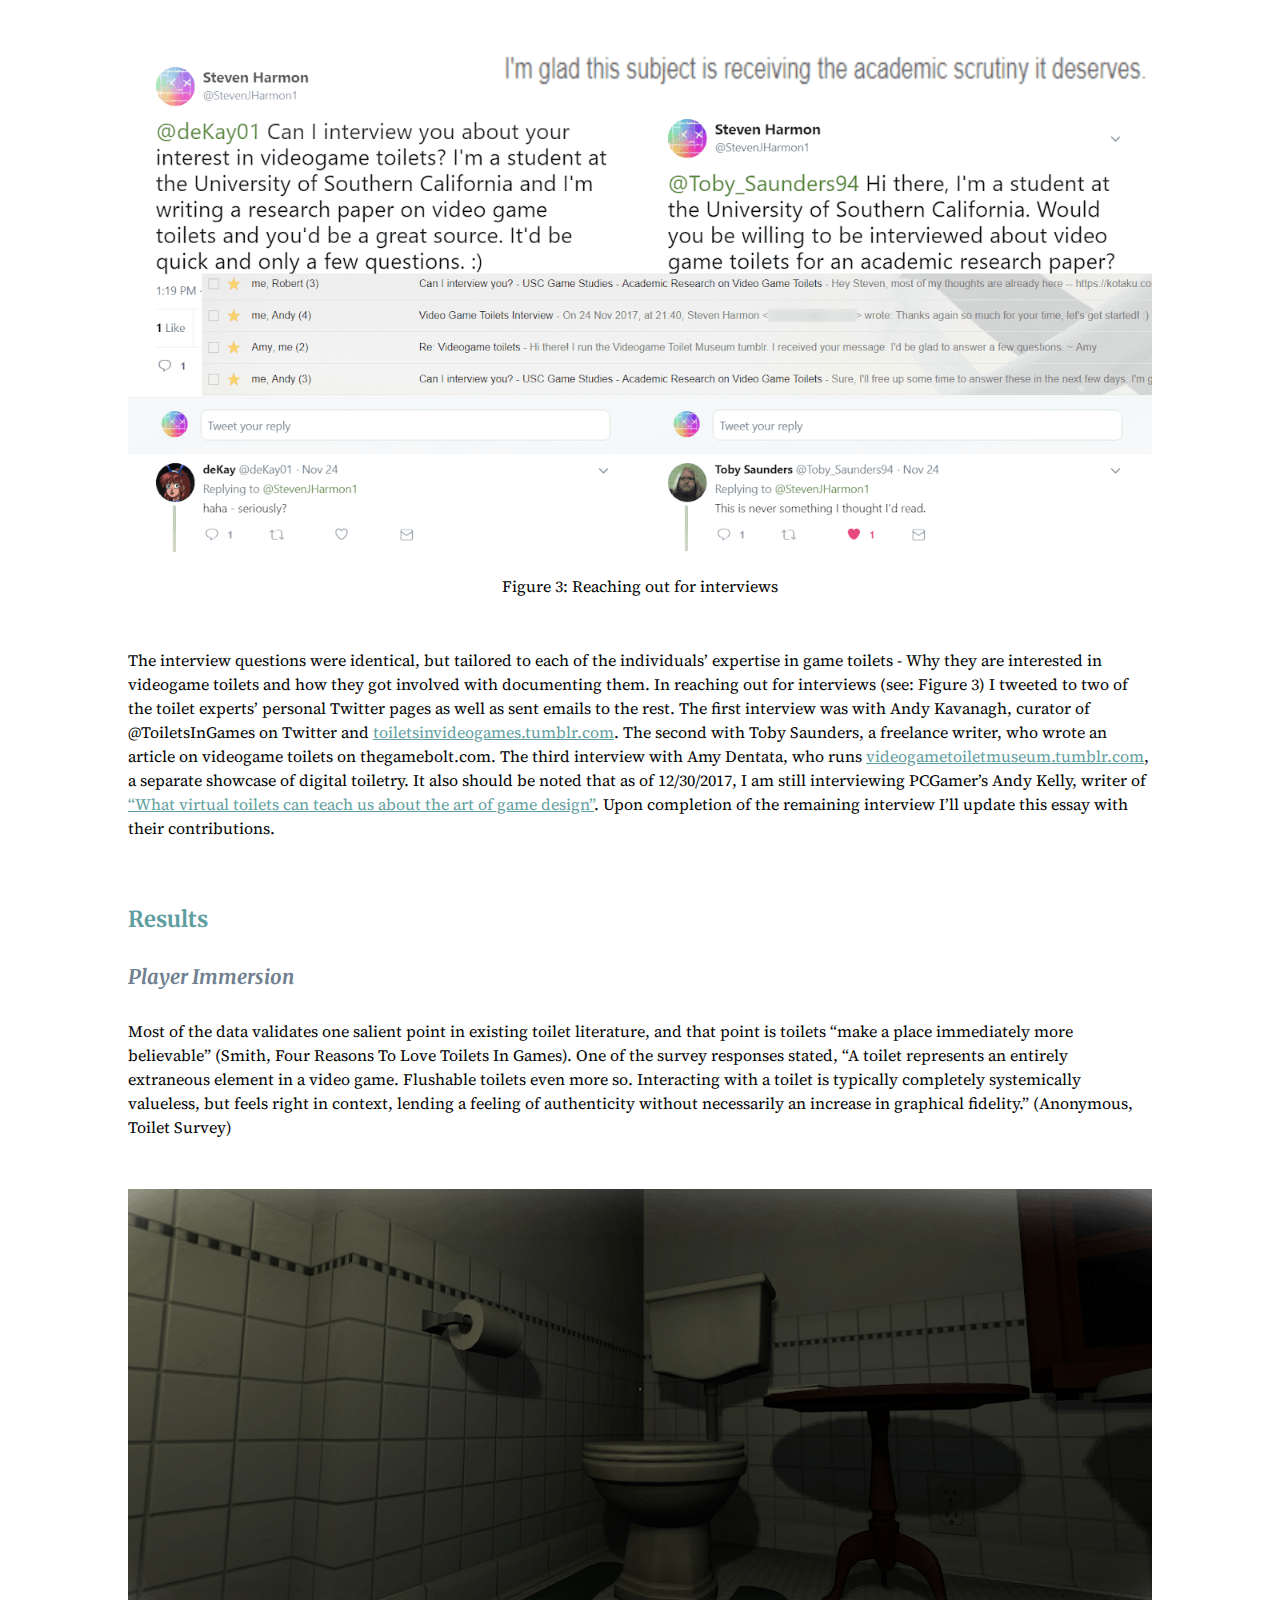
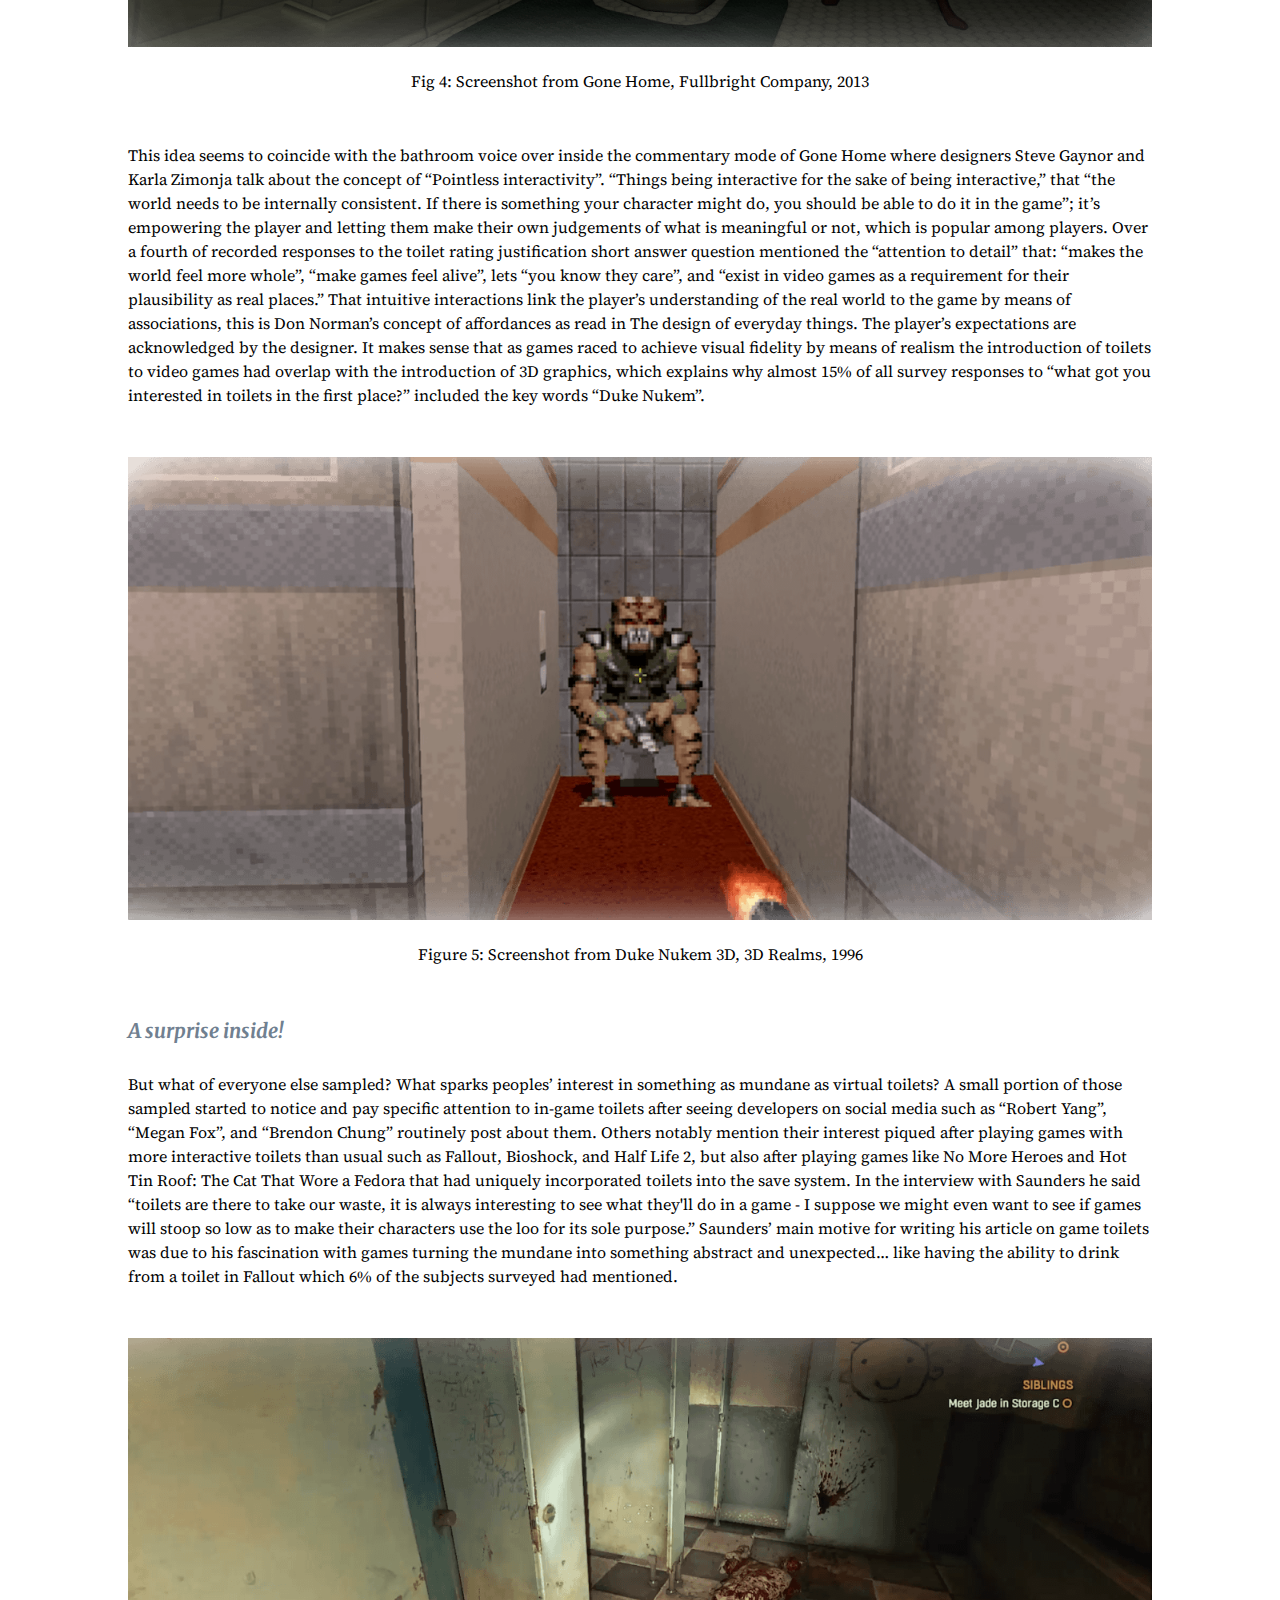
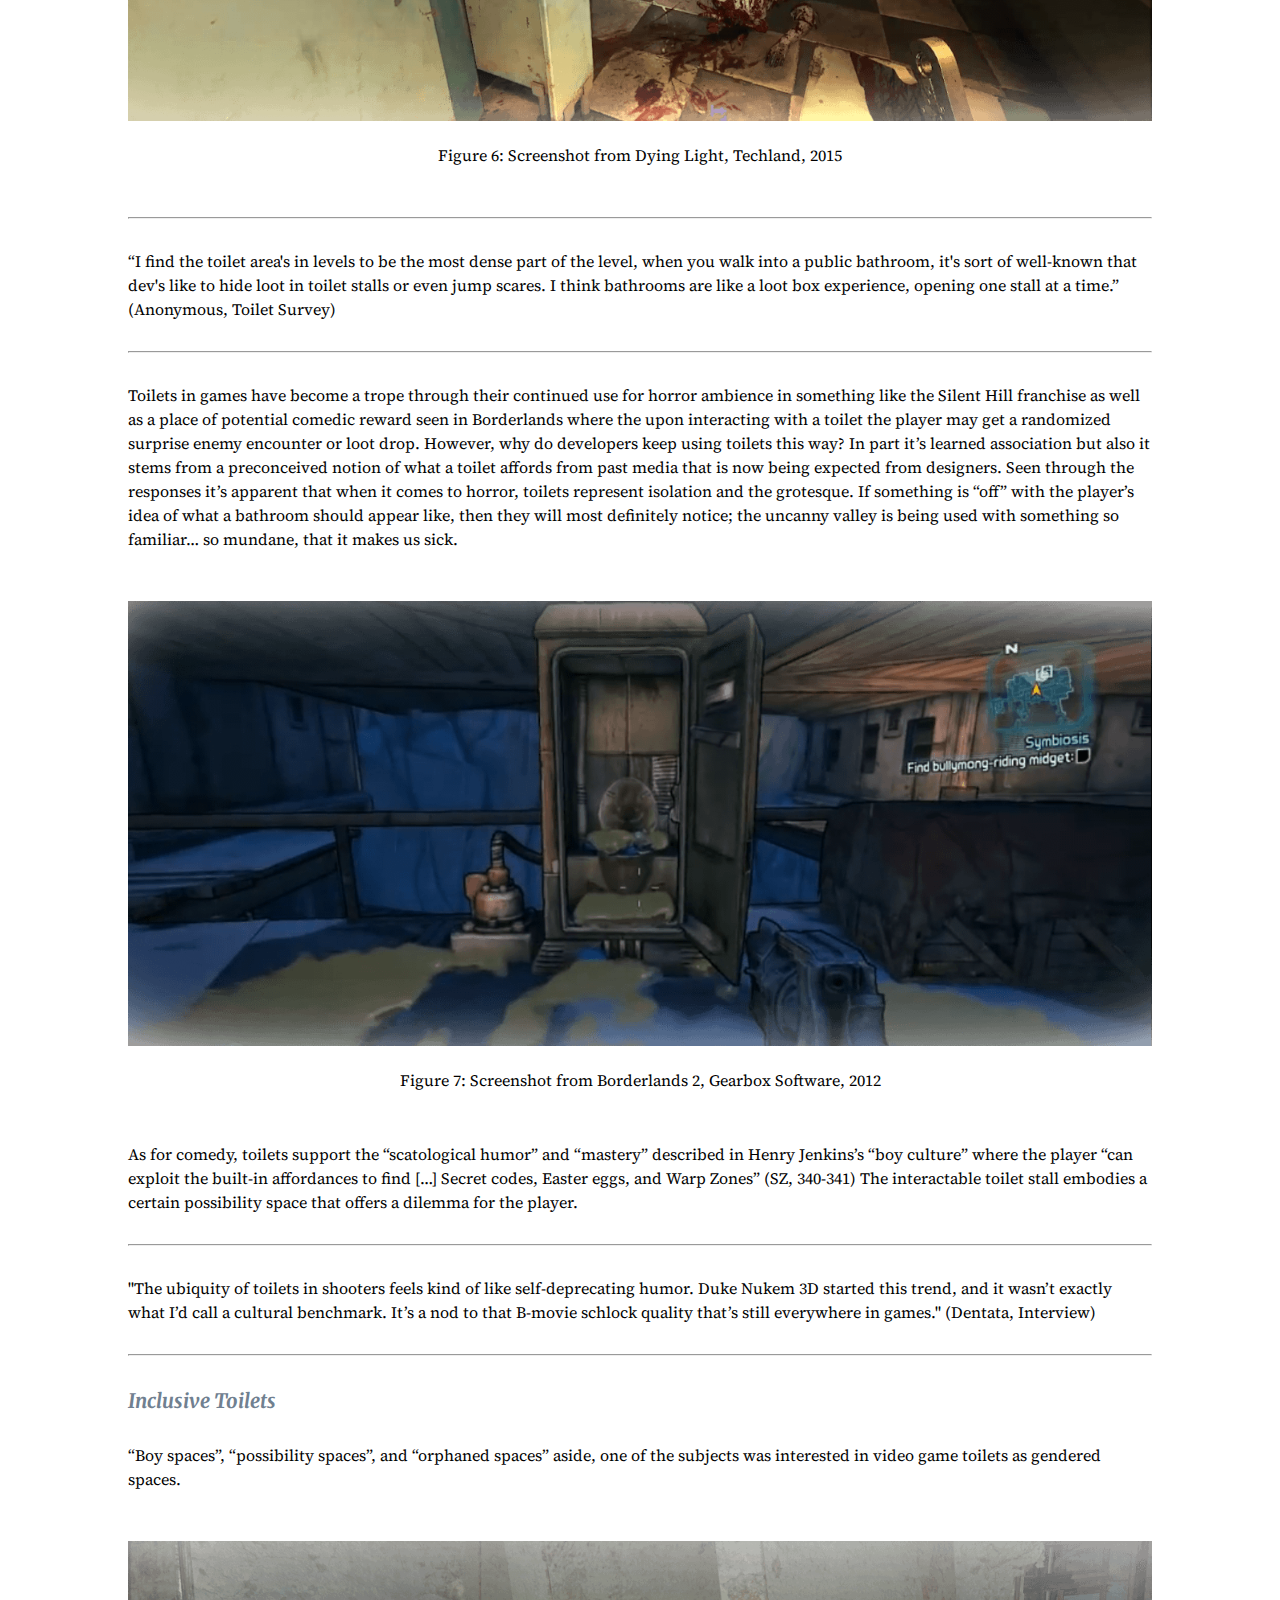
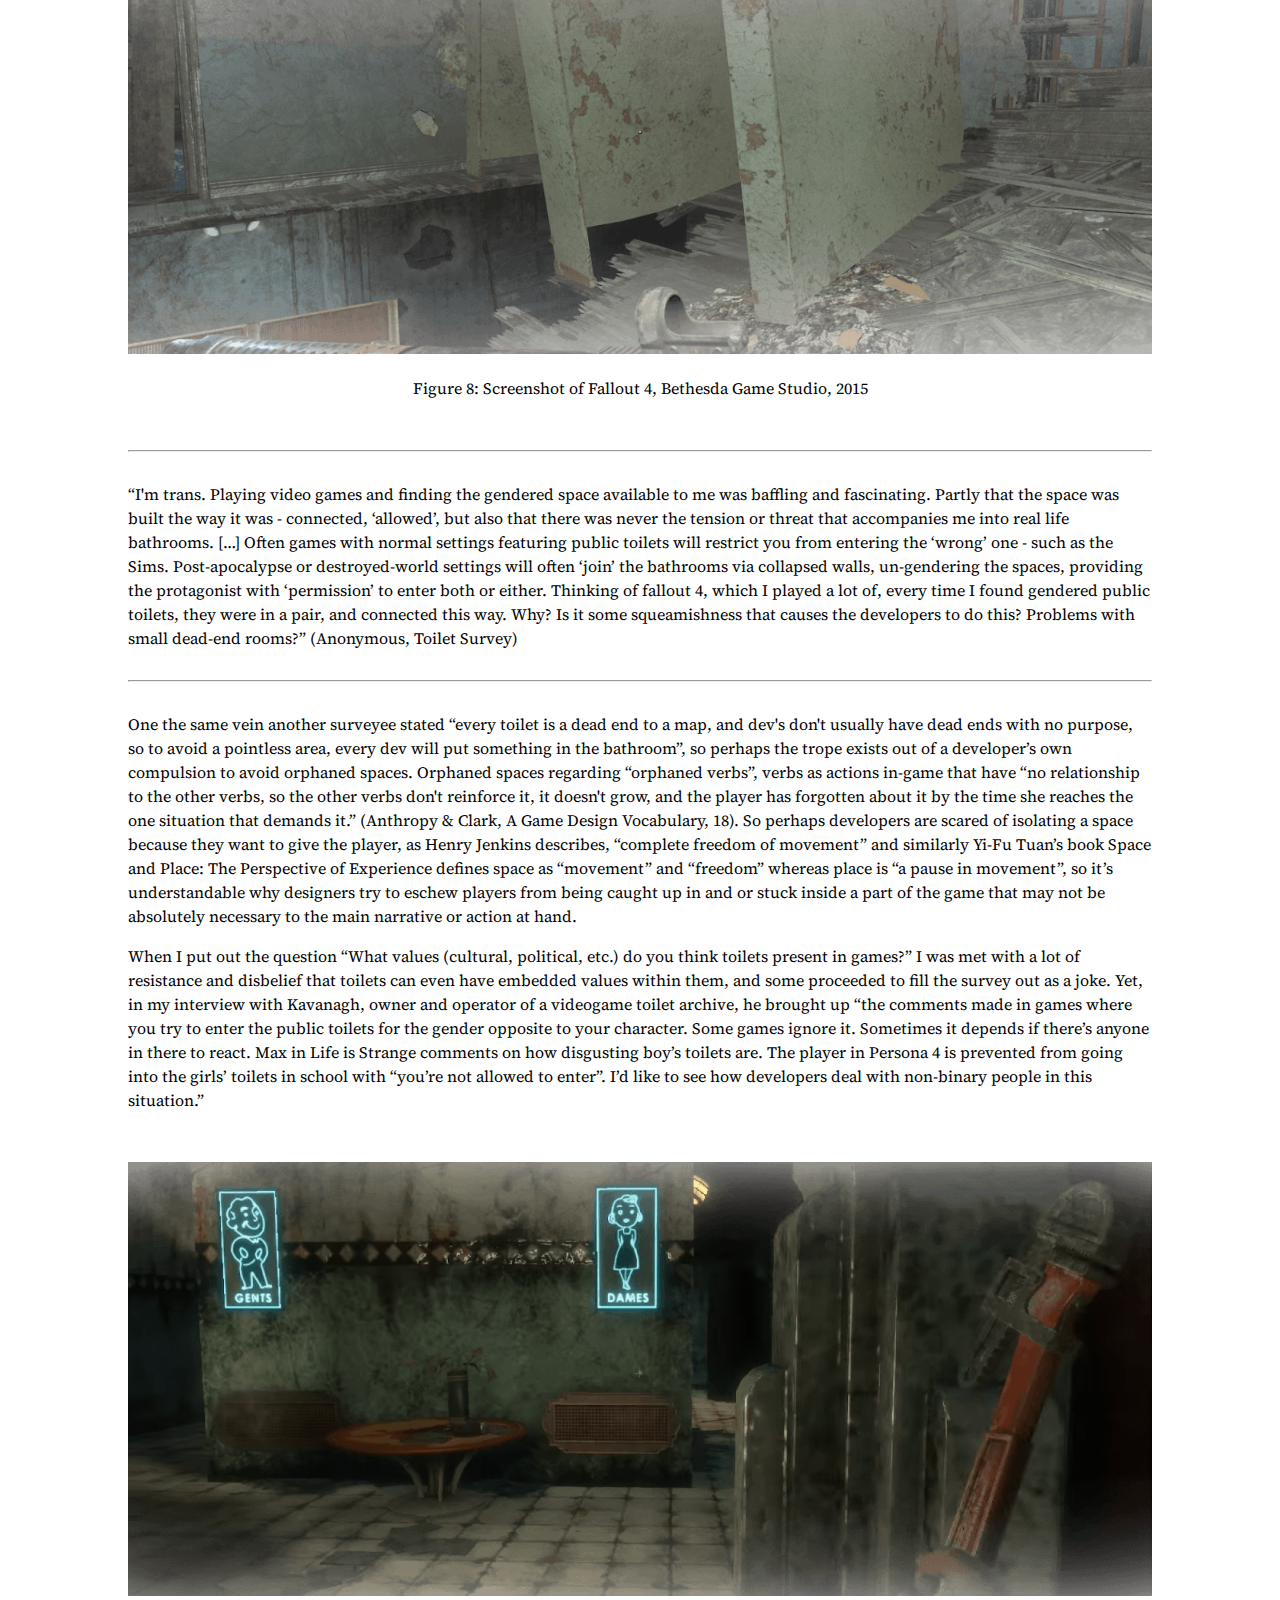
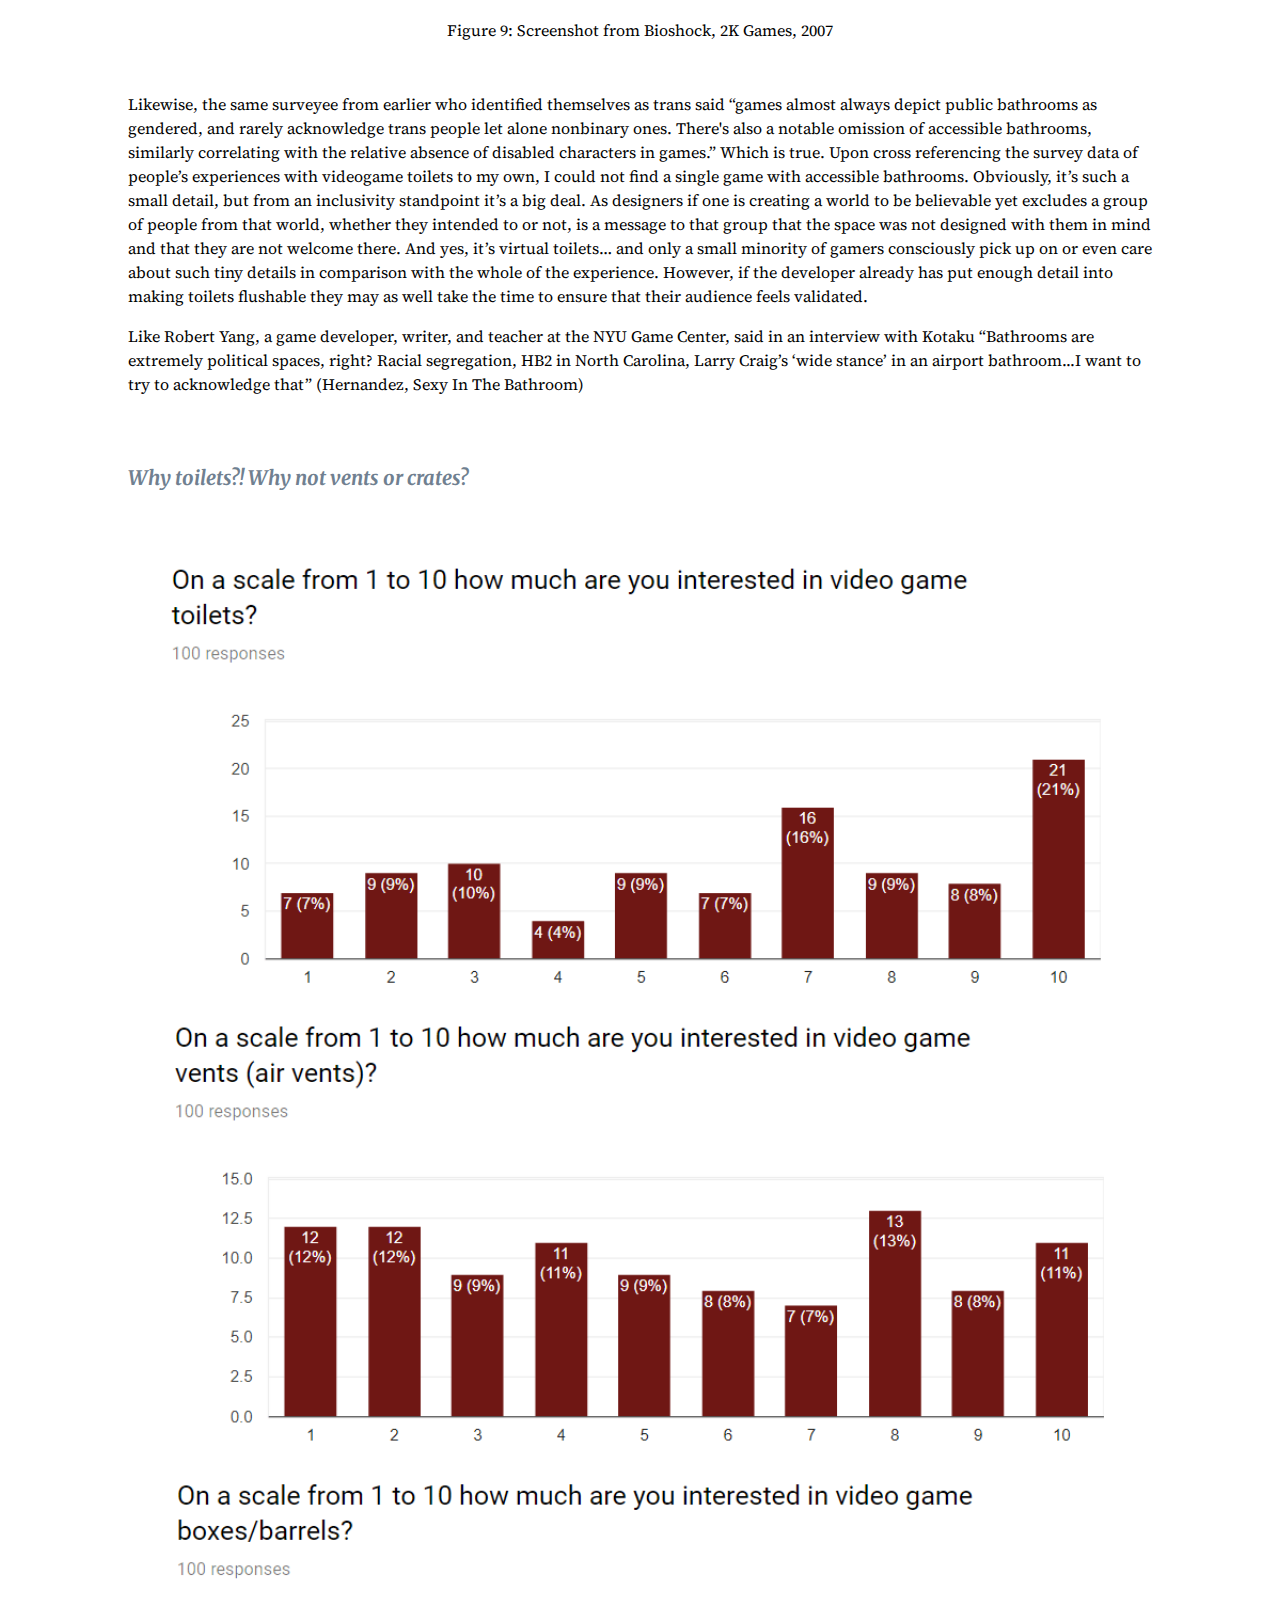
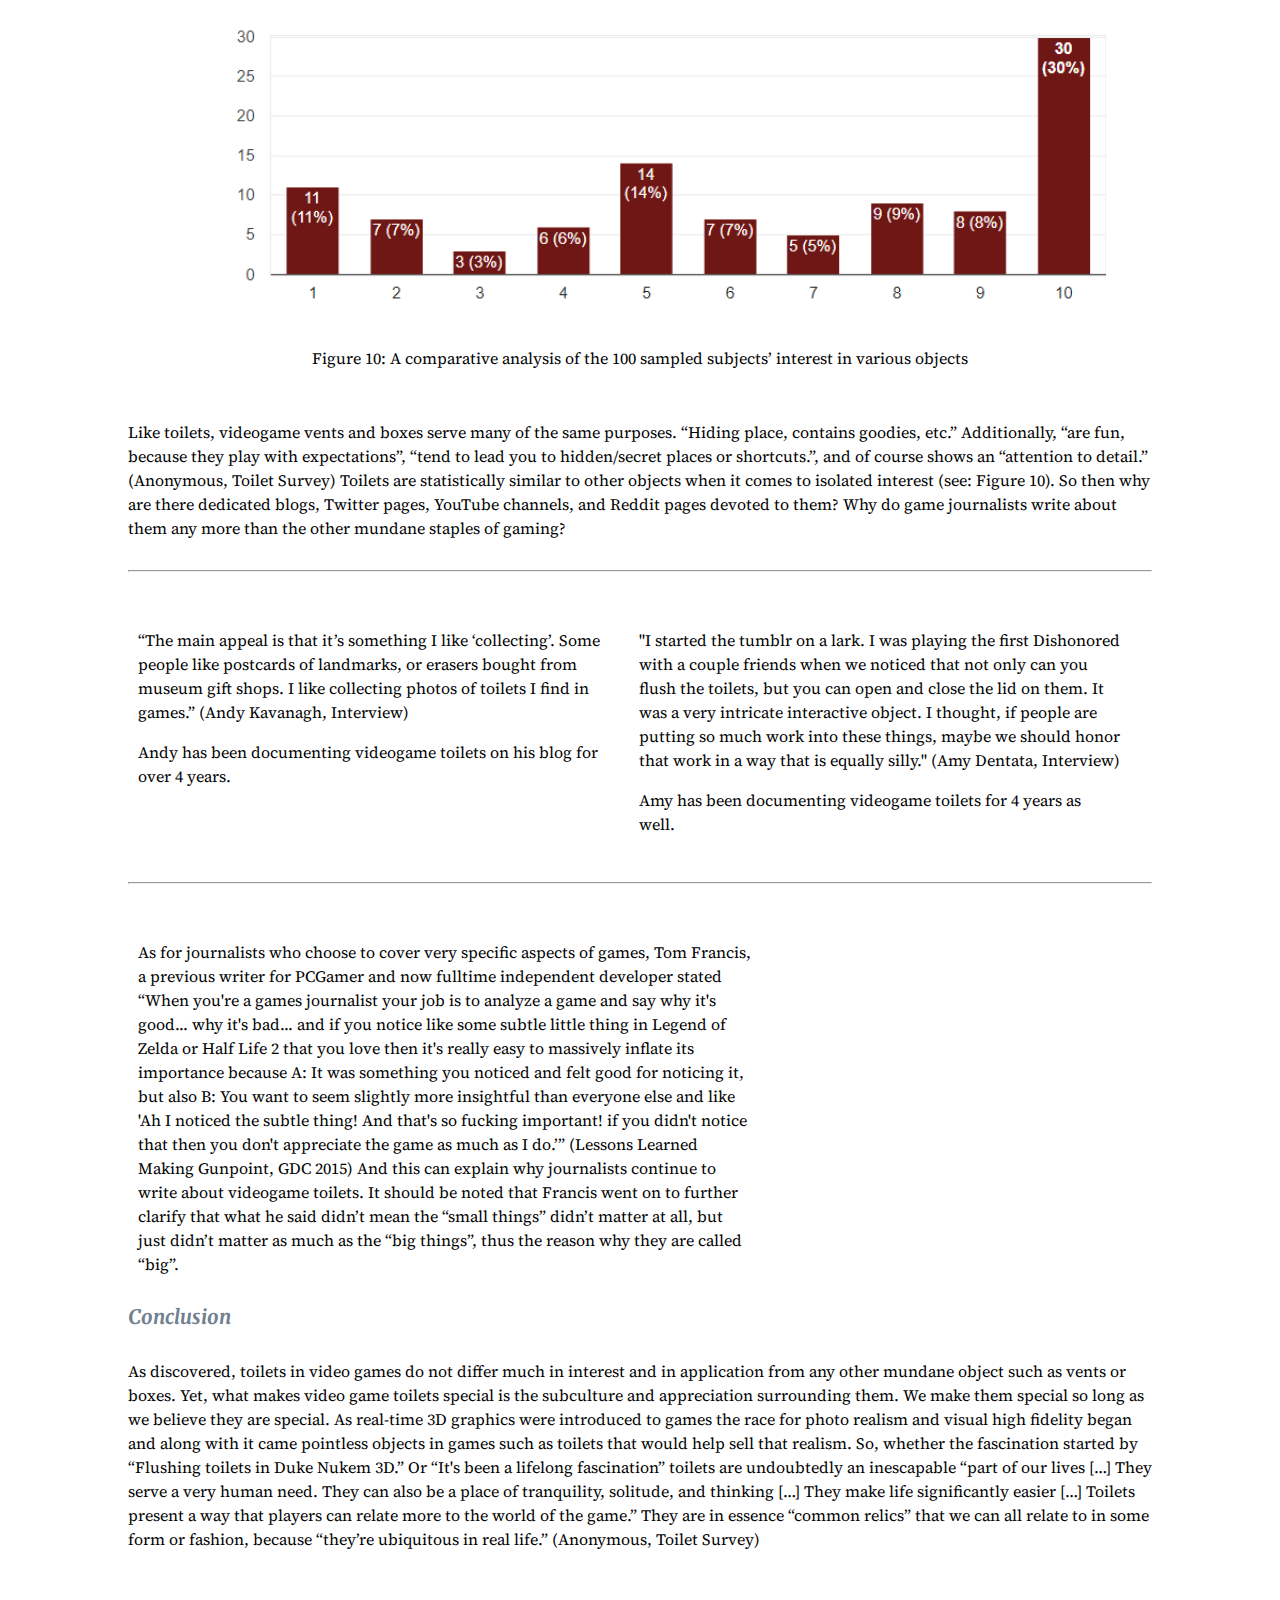
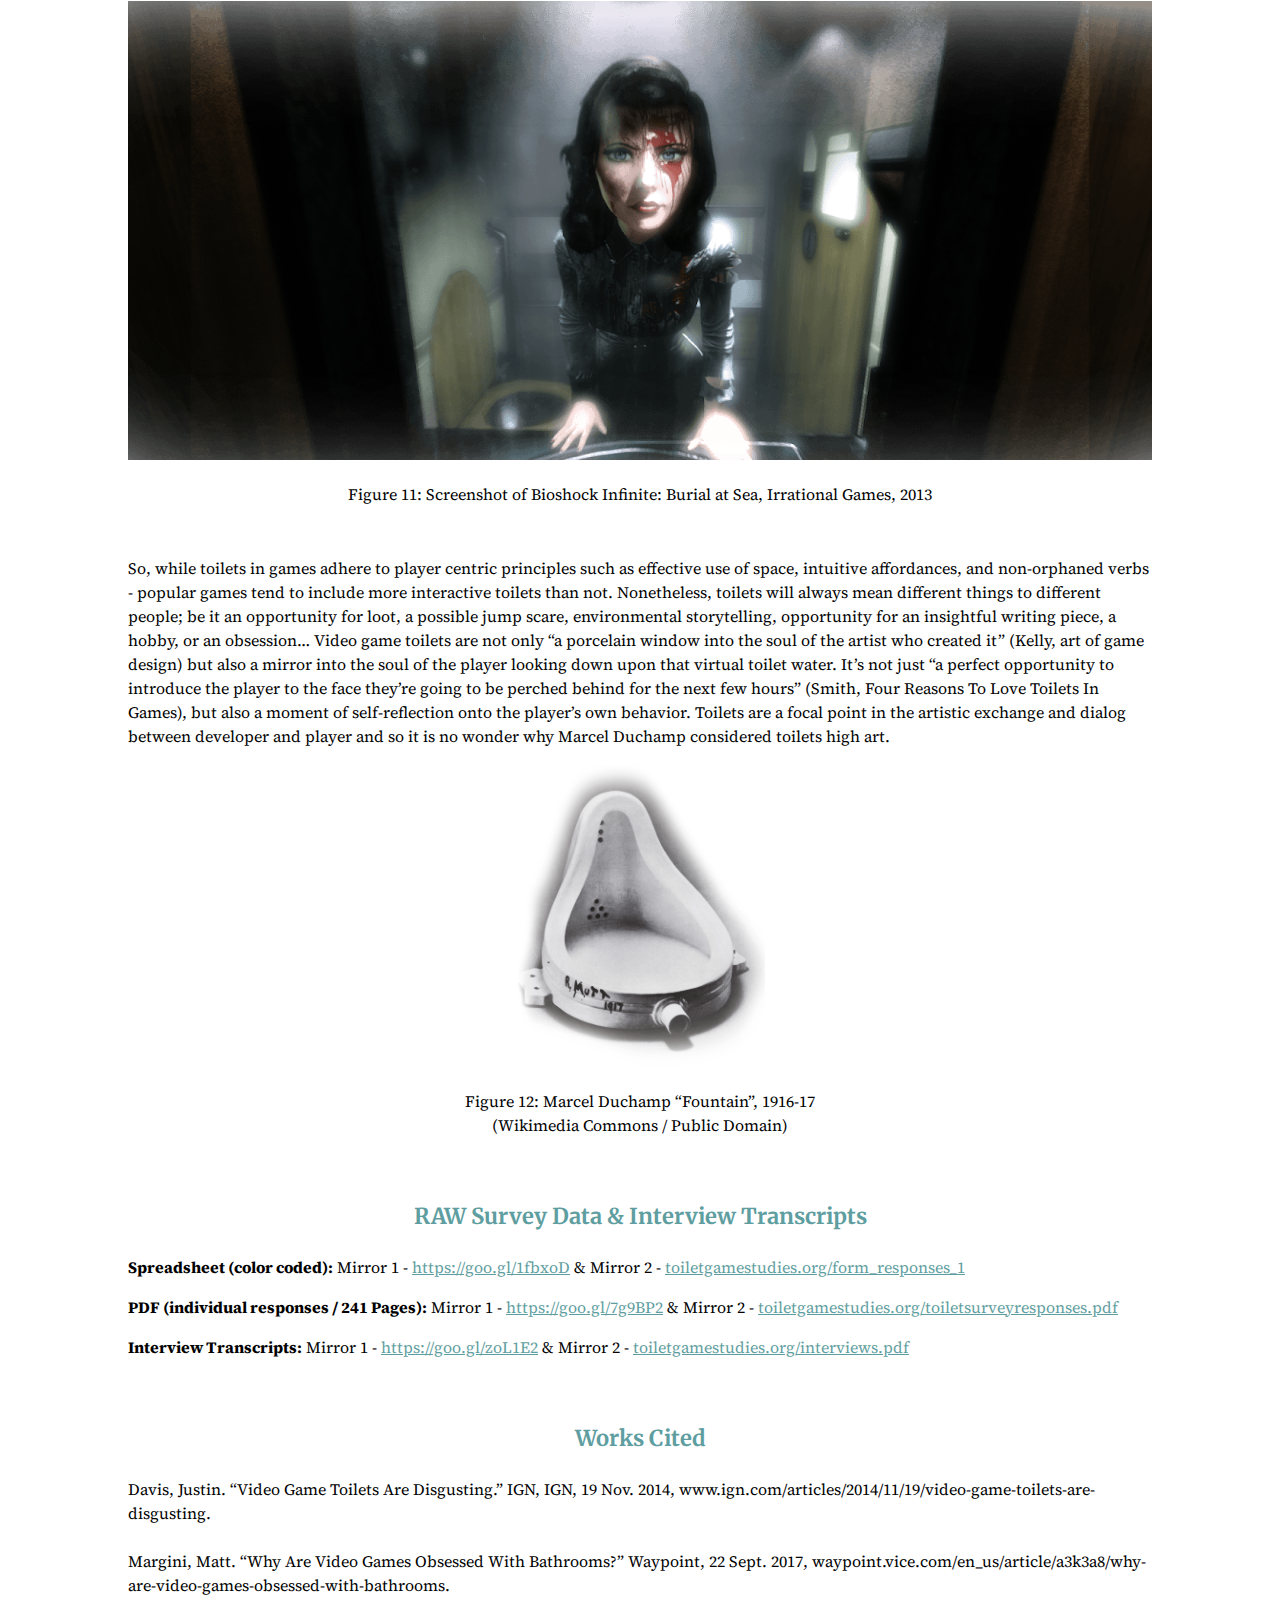
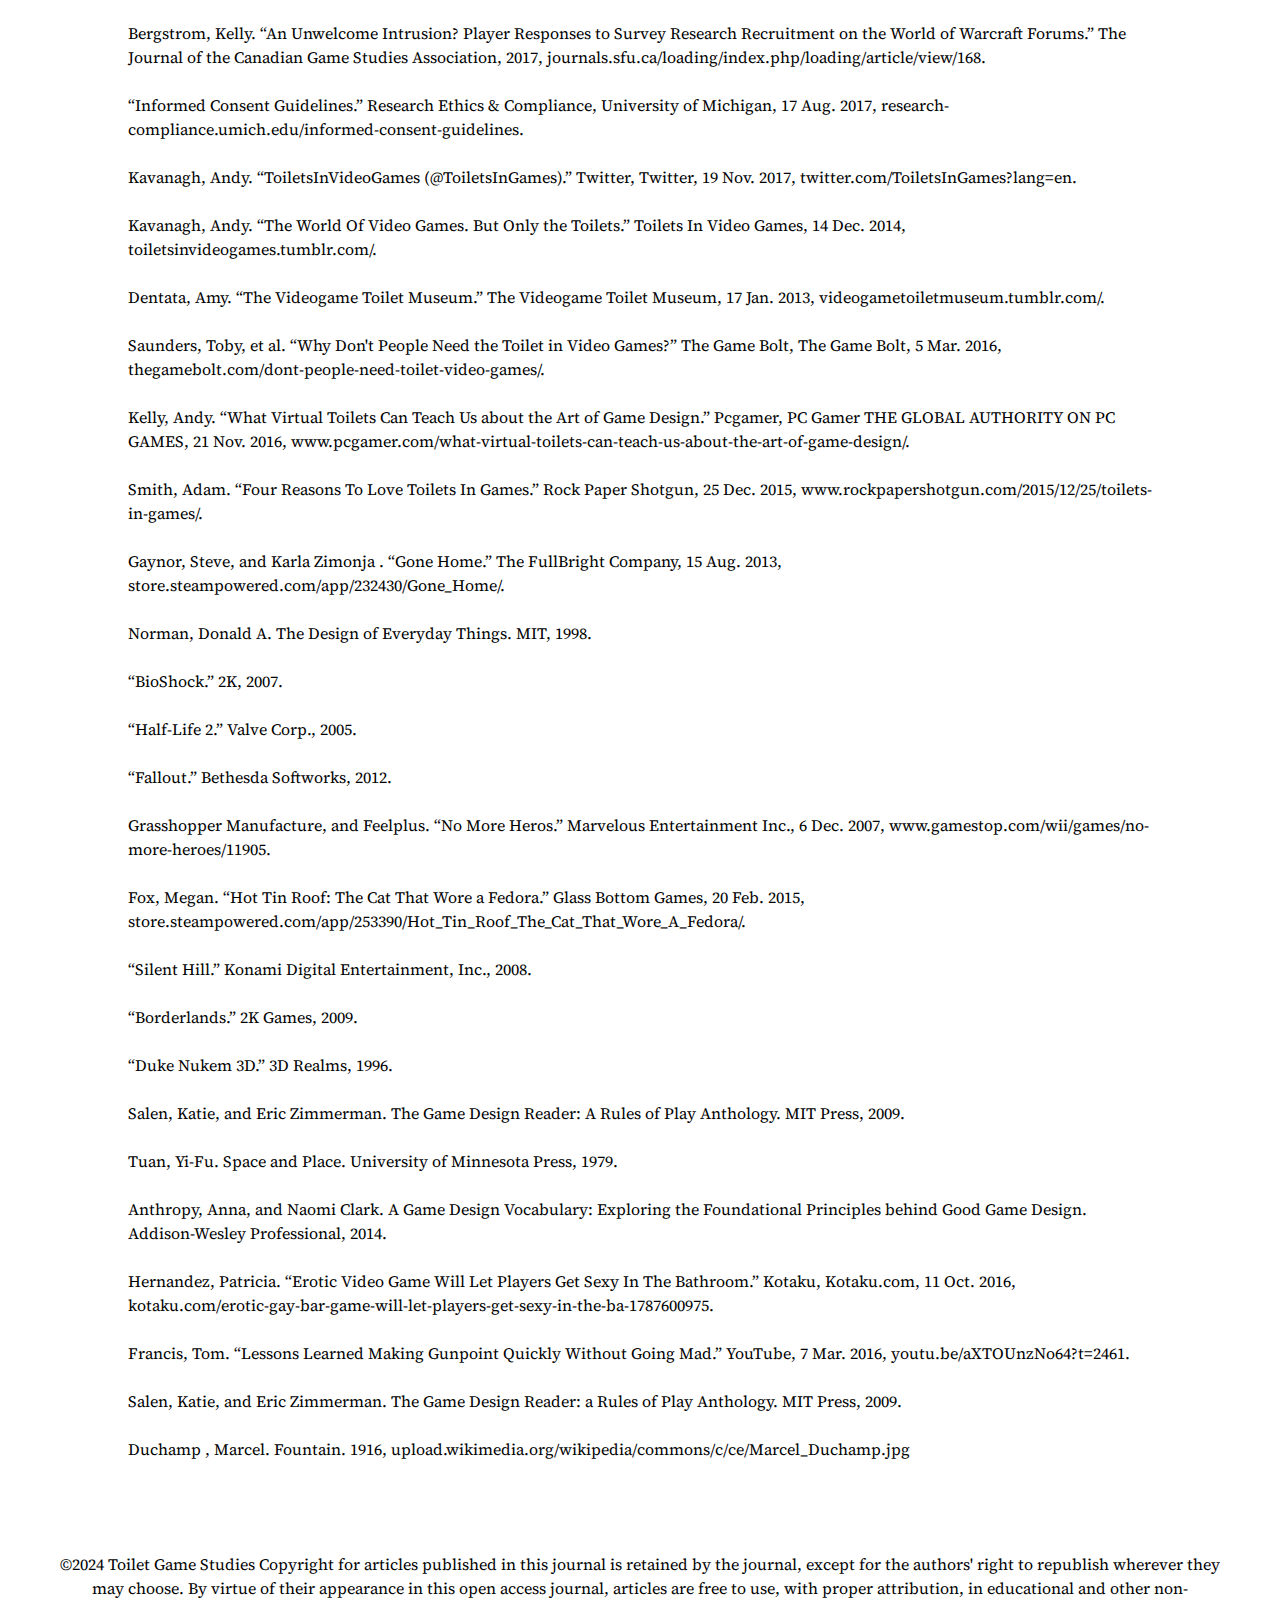
<file: why_toilets.html>
<!DOCTYPE html>
<html lang="en">
	<head>
		<title>Why Toilets?</title>
        <meta charset="utf-8">
        <meta name="author" content="Steven Harmon">
        <meta name="description" content="Why Toilets?">
        <meta name="keywords" content="Steven Harmon, toilets, toilet, videogame toilets, toilet survey, interviews, toilet archiving, scatological, horror, graphical fidelity, game journalism, gendered space, inclusivity, poop, art">
        <meta name="viewport" content="width=device-width-,initial-scale=1">
        
        <link rel="stylesheet" type = "text/css" href="articleStyle.css">
		<style>
			#abstract{
				position:relative;
				margin-left: auto;
				margin-right: auto;
				padding-left: 10%;
				padding-right: 10%;
				padding-bottom: 25px;
				width: auto;
				max-width: 1280px;
			}
			#introduction{
				position:relative;
				margin-left: auto;
				margin-right: auto;
				padding-left: 10%;
				padding-right: 10%;
				padding-bottom: 25px;
				width: auto;
				max-width: 1280px;
			}
			#purpose{
				position:relative;
				margin-left: auto;
				margin-right: auto;
				padding-left: 10%;
				padding-right: 10%;
				padding-bottom: 25px;
				width: auto;
				max-width: 1280px;
			}
			#purpose{
				position:relative;
				margin-left: auto;
				margin-right: auto;
				padding-left: 10%;
				padding-right: 10%;
				padding-bottom: 25px;
				width: auto;
				max-width: 1280px;
			}
			#methods{
				position:relative;
				margin-left: auto;
				margin-right: auto;
				padding-left: 10%;
				padding-right: 10%;
				padding-bottom: 25px;
				width: auto;
				max-width: 1280px;
			}
			#results{
				position:relative;
				margin-left: auto;
				margin-right: auto;
				padding-left: 10%;
				padding-right: 10%;
				padding-bottom: 25px;
				width: auto;
				max-width: 1280px;
				clear: both;
			}
			#conclusion{
				position:relative;
				margin-left: auto;
				margin-right: auto;
				padding-left: 10%;
				padding-right: 10%;
				padding-bottom: 25px;
				width: auto;
				max-width: 1280px;
			}
			#data{
				position:relative;
				margin-left: auto;
				margin-right: auto;
				padding-left: 10%;
				padding-right: 10%;
				padding-bottom: 25px;
				width: auto;
				max-width: 1280px;
			}
			#works_cited{
				position:relative;
				margin-left: auto;
				margin-right: auto;
				padding-left: 10%;
				padding-right: 10%;
				padding-bottom: 25px;
				width: auto;
				max-width: 1280px;
			}
		</style>
	</head>
	<body>
		<div class="header">
			<div class="toiletemoji">🚽</div>
			<h2>&nbsp; &nbsp; &nbsp; Toilet Game Studies</h2>
			<dl>
				<dt><a href="toilet_hub.html">Toilet Hub</a></dt>
                <dd></dd>
				<dt><a href="toilet_talk.html">Toilet Talk</a></dt>
                <dd></dd>
				<dt><a href="contact.html">Contact</a></dt>
                <dd></dd>
				<dt><a href="index.html">Home</a></dt>
                <dd></dd>
			</dl>
		</div>
		<div class="sub_header">
			<h1>"Why Toilets?"</h1>
			<div class="sub_heading">
			<p>A Survey on Public Interest in Video Game Toilets<br>by Steven Harmon, University of Southern California<br>Prof. Adam Sulzdorf-Liszkiewicz<br>CTIN190<br>27 Nov 2017</p>
			</div>
		</div>
		<div id="abstract">
			<h3>Abstract</h3>
			<p>Within the world of video games exists a subculture whose sole purpose is to document every video game toilet in existence and compare them with other virtual toilets. There’s a virtual toilet subsect of game studies out there that has yet to be recognized. The main goal of this article is to get a sense of who is interested in toilets, and to what extent, within the gaming community and why they are interested in virtual toilets in the first place? The study is done by means of a targeted survey on public interest on video game toilets and individual interviews with game toilet museum curators and journalists, who have written about game toilets in a professional capacity. My analysis of the survey data covers pervading patterns of game toilets regarding: improving player immersion, changing player &amp; developer expectation, and inclusivity within the gendered and de-gendered spaces of a bathroom. By the same token, I analyze the survey testimonials and data on the role of toilets in our lives both in and out of games and how that lends to them being an integral part of game discourse.<br><br><strong>Keywords:</strong> toilet, videogame toilets, toilet survey, interviews, toilet archiving, scatological, horror, graphical fidelity, game journalism, gendered space, inclusivity, poop, art </p>
		</div>
		<div id="introduction">
			<h3>Introduction</h3>
			<p>Due to a recent influx of video game toilet related archiving documentation over game developer platforms such as Twitter and online written media (see: IGN &amp; Waypoint Articles) it’s apparent that video game toilets are trending within the games space. Most of video game toilet study is comprised of memorable toilet lists or close studies of developer’s design philosophy in accordance to specific games, but what I found lacking was explanation on the interest in game toilets and thus I began my studies.</p>
		</div>
		<div id="methods">
			<h3>Methods</h3>
			<h4>Participants</h4>
			<p>There were 100 anonymous subjects surveyed and 4 video game toilet experts interviewed.</p>
			<div class="sub_fig">
				<img src="imgs/figure1.png" alt="demographics results graph">
				<p>Figure 1: Survey subject identity metrics</p>
			</div>
			<p>67% of the subjects surveyed consider themselves “gamers”, 55% identified themselves as a “Game Developer”, 6% as a “Games Journalist”, 9% identified with “all of the above”, and 12% marked themselves as neither part of the games industry nor gamer culture. The survey was distributed within one afternoon across numerous social platforms (see: figure 2) and targeted towards multiple gaming, development, and academic groups along with some public discussion boards, chat rooms, and hashtags.</p>
			<div class="sub_fig">
				<img src="imgs/figure2.png" alt="survey acquisition screenshots">
				<p>Figure 2: Survey Subject acquisition over Facebook, Twitter, Tumblr, Reddit, and GameJolt</p>
			</div>
			<h4>Mistakes</h4>
			<p>This being my first research assignment I was late to include any form of an Informed Consent Document (ICD) with my survey, and learned of my mistake through some helpful feedback on the Game Studies Open Forum Facebook group when I was directed to an online article from The Journal of the Canadian Game Studies Association on “Survey Research Recruitment on the World of Warcraft Forums”. I was quite embarrassed at my rudimentary research ethics in comparison with the reading, “Very few posts explicitly identified the researcher and/or the purpose of conducting the research, instead offering vague descriptions such as it being for an assignment or a class project.” (Bergstrom, 21) Quickly after discovering my error in complying with research ethics (Informed Consent Guidelines, U. of Michigan), even if exempt from an IRB application, I proceeded to correct each post with an edit explaining, in specifics, the goals, use of information, and anonymity of the study, and contact information for identification and inquiry for the final findings.<br><br></p>
			<h4>Procedures</h4>
			<p>The survey questions included 5 multiple choice and 10 short answer questions gauging quantitative interest in videogame toilets in comparison with other mundane objects within games along with qualitative explanations. Additionally, the subjects who had marked an affinity for game toilets were asked the following…</p>
			<ol>
				<li>What got you interested in video game toilets in the first place?</li>
				<li>Do you follow any social media or documentation of video game toilets? If so, please list them below.</li>
				<li>What is special/unique about toilets to you? What role do toilets play in your life?</li>
				<li>What values (cultural, political, etc.) do you think toilets present in games?</li>
				<li>Your favorite memory of a toilet in a video game</li>
				<li>What aspects of toilets in games do you think appeal to you personally (if any)</li>
				<li>Any interesting findings or discoveries you've found in your time with toilets?</li>
			</ol>
			<div class="sub_fig">
				<img src="imgs/figure3.png" alt="sending dms to game toilet blog curators">
				<p>Figure 3: Reaching out for interviews</p>
			</div>
			<p>The interview questions were identical, but tailored to each of the individuals’ expertise in game toilets - Why they are interested in videogame toilets and how they got involved with documenting them. In reaching out for interviews (see: Figure 3) I tweeted to two of the toilet experts’ personal Twitter pages as well as sent emails to the rest. The first interview was with Andy Kavanagh, curator of @ToiletsInGames on Twitter and <span class="a_link"><a href="toiletsinvideogames.tumblr.com" target="_blank">toiletsinvideogames.tumblr.com</a></span>. The second with Toby Saunders, a freelance writer, who wrote an article on videogame toilets on thegamebolt.com. The third interview with Amy Dentata, who runs <span class="a_link"><a href="videogametoiletmuseum.tumblr.com" target="_blank">videogametoiletmuseum.tumblr.com</a></span>, a separate showcase of digital toiletry. It also should be noted that as of 12/30/2017, I am still interviewing PCGamer’s Andy Kelly, writer of <span class="a_link"><a href="https://www.pcgamer.com/what-virtual-toilets-can-teach-us-about-the-art-of-game-design/" target="_blank">“What virtual toilets can teach us about the art of game design”</a></span>. Upon completion of the remaining interview I’ll update this essay with their contributions.</p>
		</div>
		<div id="results">
			<h3>Results</h3>
			<h4>Player Immersion</h4>
			<p>Most of the data validates one salient point in existing toilet literature, and that point is toilets “make a place immediately more believable” (Smith, Four Reasons To Love Toilets In Games). One of the survey responses stated, “A toilet represents an entirely extraneous element in a video game. Flushable toilets even more so. Interacting with a toilet is typically completely systemically valueless, but feels right in context, lending a feeling of authenticity without necessarily an increase in graphical fidelity.” (Anonymous, Toilet Survey)</p>
			<div class="sub_fig">
				<img src="imgs/figure4.png" alt="Gone Home screenshot">
				<p>Fig 4: Screenshot from Gone Home, Fullbright Company, 2013</p>
			</div>
			<p>This idea seems to coincide with the bathroom voice over inside the commentary mode of Gone Home where designers Steve Gaynor and Karla Zimonja talk about the concept of “Pointless interactivity”. “Things being interactive for the sake of being interactive,” that “the world needs to be internally consistent. If there is something your character might do, you should be able to do it in the game”; it’s empowering the player and letting them make their own judgements of what is meaningful or not, which is popular among players. Over a fourth of recorded responses to the toilet rating justification short answer question mentioned the “attention to detail” that: “makes the world feel more whole”, “make games feel alive”, lets “you know they care”, and “exist in video games as a requirement for their plausibility as real places.” That intuitive interactions link the player’s understanding of the real world to the game by means of associations, this is Don Norman’s concept of affordances as read in The design of everyday things. The player’s expectations are acknowledged by the designer. It makes sense that as games raced to achieve visual fidelity by means of realism the introduction of toilets to video games had overlap with the introduction of 3D graphics, which explains why almost 15% of all survey responses to “what got you interested in toilets in the first place?” included the key words “Duke Nukem”.</p>
			<div class="sub_fig">
				<img src="imgs/figure5.png" alt="Duke Nukem screenshot">
				<p>Figure 5: Screenshot from Duke Nukem 3D, 3D Realms, 1996</p>
			</div>
			<h4>A surprise inside!</h4>
			<p>But what of everyone else sampled? What sparks peoples’ interest in something as mundane as virtual toilets? A small portion of those sampled started to notice and pay specific attention to in-game toilets after seeing developers on social media such as “Robert Yang”, “Megan Fox”, and “Brendon Chung” routinely post about them. Others notably mention their interest piqued after playing games with more interactive toilets than usual such as Fallout, Bioshock, and Half Life 2, but also after playing games like No More Heroes and Hot Tin Roof: The Cat That Wore a Fedora that had uniquely incorporated toilets into the save system. In the interview with Saunders he said “toilets are there to take our waste, it is always interesting to see what they'll do in a game - I suppose we might even want to see if games will stoop so low as to make their characters use the loo for its sole purpose.” Saunders’ main motive for writing his article on game toilets was due to his fascination with games turning the mundane into something abstract and unexpected… like having the ability to drink from a toilet in Fallout which 6% of the subjects surveyed had mentioned.</p>
			<div class="sub_fig">
				<img src="imgs/figure6.png" alt="Dying Light screenshot">
				<p>Figure 6: Screenshot from Dying Light, Techland, 2015</p>
			</div>
			<hr>
			<p>“I find the toilet area's in levels to be the most dense part of the level, when you walk into a public bathroom, it's sort of well-known that dev's like to hide loot in toilet stalls or even jump scares. I think bathrooms are like a loot box experience, opening one stall at a time.” (Anonymous, Toilet Survey)</p>
			<hr>
			<p>Toilets in games have become a trope through their continued use for horror ambience in something like the Silent Hill franchise as well as a place of potential comedic reward seen in Borderlands where the upon interacting with a toilet the player may get a randomized surprise enemy encounter or loot drop. However, why do developers keep using toilets this way? In part it’s learned association but also it stems from a preconceived notion of what a toilet affords from past media that is now being expected from designers. Seen through the responses it’s apparent that when it comes to horror, toilets represent isolation and the grotesque. If something is “off” with the player’s idea of what a bathroom should appear like, then they will most definitely notice; the uncanny valley is being used with something so familiar… so mundane, that it makes us sick.</p>
			<div class="sub_fig">
				<img src="imgs/figure7.png" alt="Borderlands 2 screenshot">
				<p>Figure 7: Screenshot from Borderlands 2, Gearbox Software, 2012</p>
			</div>
			<p>As for comedy, toilets support the “scatological humor” and “mastery” described in Henry Jenkins’s “boy culture” where the player “can exploit the built-in affordances to find […] Secret codes, Easter eggs, and Warp Zones” (SZ, 340-341) The interactable toilet stall embodies a certain possibility space that offers a dilemma for the player.</p>
			<hr>
			<p>"The ubiquity of toilets in shooters feels kind of like self-deprecating humor. Duke Nukem 3D started this trend, and it wasn’t exactly what I’d call a cultural benchmark. It’s a nod to that B-movie schlock quality that’s still everywhere in games." (Dentata, Interview)</p>
			<hr>
			<h4>Inclusive Toilets</h4>
			<p>“Boy spaces”, “possibility spaces”, and “orphaned spaces” aside, one of the subjects was interested in video game toilets as gendered spaces.</p>
			<div class="sub_fig">
				<img src="imgs/figure8.png" alt="Fallout 4 screenshot">
				<p>Figure 8: Screenshot of Fallout 4, Bethesda Game Studio, 2015</p>
			</div>
			<hr>
			<p> “I'm trans. Playing video games and finding the gendered space available to me was baffling and fascinating. Partly that the space was built the way it was - connected, ‘allowed’, but also that there was never the tension or threat that accompanies me into real life bathrooms. […] Often games with normal settings featuring public toilets will restrict you from entering the ‘wrong’ one - such as the Sims. Post-apocalypse or destroyed-world settings will often ‘join’ the bathrooms via collapsed walls, un-gendering the spaces, providing the protagonist with ‘permission’ to enter both or either. Thinking of fallout 4, which I played a lot of, every time I found gendered public toilets, they were in a pair, and connected this way. Why? Is it some squeamishness that causes the developers to do this? Problems with small dead-end rooms?” (Anonymous, Toilet Survey)</p>
			<hr>
			<p>One the same vein another surveyee stated “every toilet is a dead end to a map, and dev's don't usually have dead ends with no purpose, so to avoid a pointless area, every dev will put something in the bathroom”, so perhaps the trope exists out of a developer’s own compulsion to avoid orphaned spaces. Orphaned spaces regarding “orphaned verbs”, verbs as actions in-game that have “no relationship to the other verbs, so the other verbs don't reinforce it, it doesn't grow, and the player has forgotten about it by the time she reaches the one situation that demands it.” (Anthropy &amp; Clark, A Game Design Vocabulary, 18). So perhaps developers are scared of isolating a space because they want to give the player, as Henry Jenkins describes, “complete freedom of movement” and similarly Yi-Fu Tuan’s book Space and Place: The Perspective of Experience defines space as “movement” and “freedom” whereas place is “a pause in movement”, so it’s understandable why designers try to eschew players from being caught up in and or stuck inside a part of the game that may not be absolutely necessary to the main narrative or action at hand.</p>
			<p>When I put out the question “What values (cultural, political, etc.) do you think toilets present in games?” I was met with a lot of resistance and disbelief that toilets can even have embedded values within them, and some proceeded to fill the survey out as a joke. Yet, in my interview with Kavanagh, owner and operator of a videogame toilet archive, he brought up “the comments made in games where you try to enter the public toilets for the gender opposite to your character. Some games ignore it. Sometimes it depends if there’s anyone in there to react. Max in Life is Strange comments on how disgusting boy’s toilets are. The player in Persona 4 is prevented from going into the girls’ toilets in school with “you’re not allowed to enter”. I’d like to see how developers deal with non-binary people in this situation.”</p>
			<div class="sub_fig">
				<img src="imgs/figure9.png" alt="Bioshock screenshot">
				<p>Figure 9: Screenshot from Bioshock, 2K Games, 2007</p>
			</div>
			<p>Likewise, the same surveyee from earlier who identified themselves as trans said “games almost always depict public bathrooms as gendered, and rarely acknowledge trans people let alone nonbinary ones. There's also a notable omission of accessible bathrooms, similarly correlating with the relative absence of disabled characters in games.” Which is true. Upon cross referencing the survey data of people’s experiences with videogame toilets to my own, I could not find a single game with accessible bathrooms. Obviously, it’s such a small detail, but from an inclusivity standpoint it’s a big deal. As designers if one is creating a world to be believable yet excludes a group of people from that world, whether they intended to or not, is a message to that group that the space was not designed with them in mind and that they are not welcome there. And yes, it’s virtual toilets… and only a small minority of gamers consciously pick up on or even care about such tiny details in comparison with the whole of the experience. However, if the developer already has put enough detail into making toilets flushable they may as well take the time to ensure that their audience feels validated.</p>
			<p>Like Robert Yang, a game developer, writer, and teacher at the NYU Game Center, said in an interview with Kotaku “Bathrooms are extremely political spaces, right? Racial segregation, HB2 in North Carolina, Larry Craig’s ‘wide stance’ in an airport bathroom...I want to try to acknowledge that” (Hernandez, Sexy In The Bathroom)</p>
			<br>
			<h4>Why toilets?! Why not vents or crates?</h4>
			<div class="sub_fig">
				<img src="imgs/figure10.png" alt="interest graph of mundane game objects">
				<p>Figure 10: A comparative analysis of the 100 sampled subjects’ interest in various objects</p>
			</div>
			<p>Like toilets, videogame vents and boxes serve many of the same purposes. “Hiding place, contains goodies, etc.” Additionally, “are fun, because they play with expectations”, “tend to lead you to hidden/secret places or shortcuts.”, and of course shows an “attention to detail.” (Anonymous, Toilet Survey) Toilets are statistically similar to other objects when it comes to isolated interest (see: Figure 10). So then why are there dedicated blogs, Twitter pages, YouTube channels, and Reddit pages devoted to them? Why do game journalists write about them any more than the other mundane staples of gaming?</p>
			<hr>
			<div class="cont_column">
				<p>“The main appeal is that it’s something I like ‘collecting’. Some people like postcards of landmarks, or erasers bought from museum gift shops. I like collecting photos of toilets I find in games.” (Andy Kavanagh, Interview)</p>
				<p>Andy has been documenting videogame toilets on his blog for over 4 years.</p>
			</div>
			<div class="cont_column">
				<p>"I started the tumblr on a lark. I was playing the first Dishonored with a couple friends when we noticed that not only can you flush the toilets, but you can open and close the lid on them. It was a very intricate interactive object. I thought, if people are putting so much work into these things, maybe we should honor that work in a way that is equally silly." (Amy Dentata, Interview)</p>
				<p>Amy has been documenting videogame toilets for 4 years as well.</p>
			</div>
			<hr>
			<div class="cont_txt">
				<p>As for journalists who choose to cover very specific aspects of games, Tom Francis, a previous writer for PCGamer and now fulltime independent developer stated “When you're a games journalist your job is to analyze a game and say why it's good... why it's bad... and if you notice like some subtle little thing in Legend of Zelda or Half Life 2 that you love then it's really easy to massively inflate its importance because A: It was something you noticed and felt good for noticing it, but also B: You want to seem slightly more insightful than everyone else and like 'Ah I noticed the subtle thing! And that's so fucking important! if you didn't notice that then you don't appreciate the game as much as I do.’” (Lessons Learned Making Gunpoint, GDC 2015) And this can explain why journalists continue to write about videogame toilets. It should be noted that Francis went on to further clarify that what he said didn’t mean the “small things” didn’t matter at all, but just didn’t matter as much as the “big things”, thus the reason why they are called “big”.</p>
			</div>
			<div class="cont_vid">
				<iframe height="265" src="https://www.youtube-nocookie.com/embed/aXTOUnzNo64?start=2450" allow="accelerometer; autoplay; encrypted-media; gyroscope; picture-in-picture" allowfullscreen></iframe>
			</div>
			<div class="clearfloat">
				<h4>Conclusion</h4>
				<p>As discovered, toilets in video games do not differ much in interest and in application from any other mundane object such as vents or boxes. Yet, what makes video game toilets special is the subculture and appreciation surrounding them. We make them special so long as we believe they are special. As real-time 3D graphics were introduced to games the race for photo realism and visual high fidelity began and along with it came pointless objects in games such as toilets that would help sell that realism. So, whether the fascination started by “Flushing toilets in Duke Nukem 3D.” Or “It's been a lifelong fascination” toilets are undoubtedly an inescapable “part of our lives […] They serve a very human need. They can also be a place of tranquility, solitude, and thinking […] They make life significantly easier […] Toilets present a way that players can relate more to the world of the game.” They are in essence “common relics” that we can all relate to in some form or fashion, because “they’re ubiquitous in real life.” (Anonymous, Toilet Survey)</p>		
			</div>
			<div class="sub_fig">
				<img src="imgs/figure11.png" alt="Bioshock Infinite screenshot">
				<p>Figure 11: Screenshot of Bioshock Infinite: Burial at Sea, Irrational Games, 2013</p>
			</div>
			<p>So, while toilets in games adhere to player centric principles such as effective use of space, intuitive affordances, and non-orphaned verbs - popular games tend to include more interactive toilets than not. Nonetheless, toilets will always mean different things to different people; be it an opportunity for loot, a possible jump scare, environmental storytelling, opportunity for an insightful writing piece, a hobby, or an obsession… Video game toilets are not only “a porcelain window into the soul of the artist who created it” (Kelly, art of game design) but also a mirror into the soul of the player looking down upon that virtual toilet water. It’s not just “a perfect opportunity to introduce the player to the face they’re going to be perched behind for the next few hours” (Smith, Four Reasons To Love Toilets In Games), but also a moment of self-reflection onto the player’s own behavior. Toilets are a focal point in the artistic exchange and dialog between developer and player and so it is no wonder why Marcel Duchamp considered toilets high art.</p>
			<div class="sub_header">
				<img src="imgs/figure12.png" alt="Marcel Duchamp toilet art" width="250">
				<p>Figure 12: Marcel Duchamp “Fountain”, 1916-17 <br>(Wikimedia Commons / Public Domain)</p> 
			</div>
		</div>
		<div id="data">
			<div class="sub_header">
				<h3>RAW Survey Data &amp; Interview Transcripts</h3>
			</div>
			<p><strong>Spreadsheet (color coded):</strong> Mirror 1 - <span class="a_link"><a href="https://goo.gl/1fbxoD" target="_blank">https://goo.gl/1fbxoD</a></span> &amp; Mirror 2 - <span class="a_link"><a href="form_responses_1.html" target="_blank">toiletgamestudies.org/form_responses_1</a></span></p>
			<p><strong>PDF (individual responses / 241 Pages):</strong> Mirror 1 - <span class="a_link"><a href="https://goo.gl/7g9BP2" target="_blank">https://goo.gl/7g9BP2</a></span> &amp; Mirror 2 - <span class="a_link"><a href="toiletsurveyresponses.pdf" target="_blank">toiletgamestudies.org/toiletsurveyresponses.pdf</a></span></p>
			<p><strong>Interview Transcripts:</strong> Mirror 1 - <span class="a_link"><a href="https://goo.gl/zoL1E2  " target="_blank">https://goo.gl/zoL1E2</a></span> &amp; Mirror 2 - <span class="a_link"><a href="interviews.pdf" target="_blank">toiletgamestudies.org/interviews.pdf</a></span></p>
		</div>
		<div id="works_cited">
			<div class="sub_header">
				<h3>Works Cited</h3>
			</div>
			<p>Davis, Justin. “Video Game Toilets Are Disgusting.” IGN, IGN, 19 Nov. 2014, www.ign.com/articles/2014/11/19/video-game-toilets-are-disgusting.
			<br><br>Margini, Matt. “Why Are Video Games Obsessed With Bathrooms?” Waypoint, 22 Sept. 2017, waypoint.vice.com/en_us/article/a3k3a8/why-are-video-games-obsessed-with-bathrooms.
			<br><br>Bergstrom, Kelly. “An Unwelcome Intrusion? Player Responses to Survey Research Recruitment on the World of Warcraft Forums.” The Journal of the Canadian Game Studies Association, 2017, journals.sfu.ca/loading/index.php/loading/article/view/168.
			<br><br>“Informed Consent Guidelines.” Research Ethics &amp; Compliance, University of Michigan, 17 Aug. 2017, research-compliance.umich.edu/informed-consent-guidelines.
			<br><br>Kavanagh, Andy. “ToiletsInVideoGames (@ToiletsInGames).” Twitter, Twitter, 19 Nov. 2017, twitter.com/ToiletsInGames?lang=en.
			<br><br>Kavanagh, Andy. “The World Of Video Games. But Only the Toilets.” Toilets In Video Games, 14 Dec. 2014, toiletsinvideogames.tumblr.com/.
			<br><br>Dentata, Amy. “The Videogame Toilet Museum.” The Videogame Toilet Museum, 17 Jan. 2013, videogametoiletmuseum.tumblr.com/.
			<br><br>Saunders, Toby, et al. “Why Don't People Need the Toilet in Video Games?” The Game Bolt, The Game Bolt, 5 Mar. 2016, thegamebolt.com/dont-people-need-toilet-video-games/.
			<br><br>Kelly, Andy. “What Virtual Toilets Can Teach Us about the Art of Game Design.” Pcgamer, PC Gamer THE GLOBAL AUTHORITY ON PC GAMES, 21 Nov. 2016, www.pcgamer.com/what-virtual-toilets-can-teach-us-about-the-art-of-game-design/.
			<br><br>Smith, Adam. “Four Reasons To Love Toilets In Games.” Rock Paper Shotgun, 25 Dec. 2015, www.rockpapershotgun.com/2015/12/25/toilets-in-games/.
			<br><br>Gaynor, Steve, and Karla Zimonja . “Gone Home.” The FullBright Company, 15 Aug. 2013, store.steampowered.com/app/232430/Gone_Home/.
			<br><br>Norman, Donald A. The Design of Everyday Things. MIT, 1998.
			<br><br>“BioShock.” 2K, 2007.
			<br><br>“Half-Life 2.” Valve Corp., 2005.
			<br><br>“Fallout.” Bethesda Softworks, 2012.
			<br><br>Grasshopper Manufacture, and Feelplus. “No More Heros.” Marvelous Entertainment Inc., 6 Dec. 2007, www.gamestop.com/wii/games/no-more-heroes/11905.
			<br><br>Fox, Megan. “Hot Tin Roof: The Cat That Wore a Fedora.” Glass Bottom Games, 20 Feb. 2015, store.steampowered.com/app/253390/Hot_Tin_Roof_The_Cat_That_Wore_A_Fedora/.
			<br><br>“Silent Hill.” Konami Digital Entertainment, Inc., 2008.
			<br><br>“Borderlands.” 2K Games, 2009.
			<br><br>“Duke Nukem 3D.” 3D Realms, 1996.
			<br><br>Salen, Katie, and Eric Zimmerman. The Game Design Reader: A Rules of Play Anthology. MIT Press, 2009.
			<br><br>Tuan, Yi-Fu. Space and Place. University of Minnesota Press, 1979.
			<br><br>Anthropy, Anna, and Naomi Clark. A Game Design Vocabulary: Exploring the Foundational Principles behind Good Game Design. Addison-Wesley Professional, 2014.
			<br><br>Hernandez, Patricia. “Erotic Video Game Will Let Players Get Sexy In The Bathroom.” Kotaku, Kotaku.com, 11 Oct. 2016, kotaku.com/erotic-gay-bar-game-will-let-players-get-sexy-in-the-ba-1787600975.
			<br><br>Francis, Tom. “Lessons Learned Making Gunpoint Quickly Without Going Mad.” YouTube, 7 Mar. 2016, youtu.be/aXTOUnzNo64?t=2461.
			<br><br>Salen, Katie, and Eric Zimmerman. The Game Design Reader: a Rules of Play Anthology. MIT Press, 2009.
			<br><br>Duchamp , Marcel. Fountain. 1916, upload.wikimedia.org/wikipedia/commons/c/ce/Marcel_Duchamp.jpg</p>
		</div>
		<footer>
			<p>©2024 Toilet Game Studies Copyright for articles published in this journal is retained by the journal, except for the authors' right to republish wherever they may choose. By virtue of their appearance in this open access journal, articles are free to use, with proper attribution, in educational and other non-commercial settings.</p>
		</footer>
	</body>
</html>
</file>
<file: mainStyle.css>
/* mainStyle.css */
@import url('https://fonts.googleapis.com/css2?family=Source+Serif+Pro&display=swap');
@import url('https://fonts.googleapis.com/css2?family=Merriweather:wght@300&display=swap');
body{
    margin: 0px;
    font-family: 'Source Serif Pro', serif;
    font-size: 16px;
    line-height: 1.5;
}
header{
    position: fixed;
    top: 0px;
    width: 100%;
    background-color: SlateGray;
    color: white;
    text-align: center;
}
ul {
    list-style-type: none;
    padding: 0px;
    margin: 0px;
    overflow: hidden;
    background-color: #212121;
}
li {
    position:relative; 
    float: right;
    right: 3%;
}
li a {
    display: block;
    color: white;
    text-align: center;
    padding: 16px;
    text-decoration: none;
}
li a:hover {
    color: CadetBlue;
}
dd{
    margin-bottom: 15px;
}
.a_link a:link{
    color: CadetBlue;
}
.a_link a:hover{
    color: DarkCyan;
}
.toiletemoji{
    font-family: 'Source Serif Pro', serif;
    font-size: 22px;
    font-weight: normal;
    color: white;
    position: absolute;
    top: 11px;
    left: 3%;
}
.clearfloat{
    clear: both;
}
footer{
    position: relative;
    margin-left: 50px;
    margin-right: 50px;
    min-width: 350px;
    max-width: 1920px;
    text-align: center;
    margin-top: 50px;
}
</file>
<file: articleStyle.css>
/* articleStyle.css */
@import url('https://fonts.googleapis.com/css2?family=Source+Serif+Pro&display=swap');
@import url('https://fonts.googleapis.com/css2?family=Merriweather:wght@300&display=swap');
body{
    margin: 0px;
    font-family: 'Source Serif Pro', serif;
    font-size: 16px;
    line-height: 1.5;
}
header{
    position: fixed;
    top: 0px;
    width: 100%;
    background-color: SlateGray;
    color: white;
    text-align: center;
}
dl {
    padding: 0px;
    margin: 0px;
    overflow: hidden;
    background-color: white;
    color: DimGrey;
}
dt {
	position:relative; 
    float: right;
	right: 3%;
    color: DimGrey;
}
dt a {
	display: block;
	color: DimGrey;
	text-align: center;
    padding: 16px;
    text-decoration: none;
}
dt a:hover {
    color: black;
}
.a_link a:link{
    color: CadetBlue;
}
.a_link a:hover{
	color: DarkCyan;
}
h1{
    font-family: 'Source Serif Pro', serif;
	font-size: 65px;
    font-weight: normal;
    color: #37474F;
	margin-top: 25px;
    margin-bottom:0px;
}
h2{
    font-family: 'Source Serif Pro', serif;
    font-size: 22px;
    font-weight: normal;
    color: black;
    position: absolute;
    top: -7px;
    left: 3%;
}
h3{
    font-family: 'Merriweather', serif;
    font-size: 22px;
    color:CadetBlue;
}
h4{
    font-family: 'Merriweather', serif;
    font-size: 20px;
    font-style: italic;
    color: SlateGray;				
}
.cont_vid{
	float: left;
	width: 35%;
}
.cont_fullvid iframe{
    width: 100%;
}
.cont_txt{
	float: left;
	padding: 10px;
	width: 60%;
}
.toiletemoji{
    font-family: 'Source Serif Pro', serif;
    font-size: 22px;
    font-weight: normal;
    color: white;
    position: absolute;
    top: 11px;
    left: 3%;
}
.content_bdy{
    padding-top:15px;
    position:relative; 
    margin-left:5%;
    margin-right:5%;
    height: auto;
}
.bdytxt_left{
    float:left;
    width: 25%;
    padding-top: 5px;
    position: relative;
}
.bdytxt_right{
    margin-left: 15px;
    float: left;
    width: 72%;
    position: relative;
}
.content_bdy li{
    margin-bottom: 15px;
}
.bdysubtxt{
    color: DimGray;
    font-size: 20px;
}
.clearfloat{
    clear: both;
}
.sub_heading{
	line-height: 2.75;
}
.sub_header{
    text-align: center;
}
.cont_column{
	float: left;
	width: 47%;
	padding: 10px;
	margin-bottom: 20px;
}
.sub_fig{
    margin-top: 50px;
    margin-bottom: 50px;
    text-align: center;
}
.sub_fig img{
      width: 100%;
}
hr {
	margin-left: auto;
    margin-right: auto;
    padding-left: 10%;
    padding-right: 10%;
    margin-top: 30px;
    margin-bottom: 30px;
    width: auto;
    max-width: 1280px;
}
iframe{
    border: 0;
}
footer{
    position: relative;
    margin-left: 50px;
    margin-right: 50px;
    min-width: 350px;
    max-width: 1920px;
    text-align: center;
    margin-top: 50px;
}
@media(max-width:940px){
    .bdytxt_left{
        float:none;
        width: 99%;
        padding-top: 5px;
        position: relative;
    }
    .bdytxt_right{
        margin-left: 0px;
        float: none;
        width: 99%;
        position: relative;
    }
    .head_text_right{
        visibility: hidden;
    }
    .header h2{
        visibility: hidden;
    }
    .toiletemoji{
        visibility: visible;
    }
}
</file>
